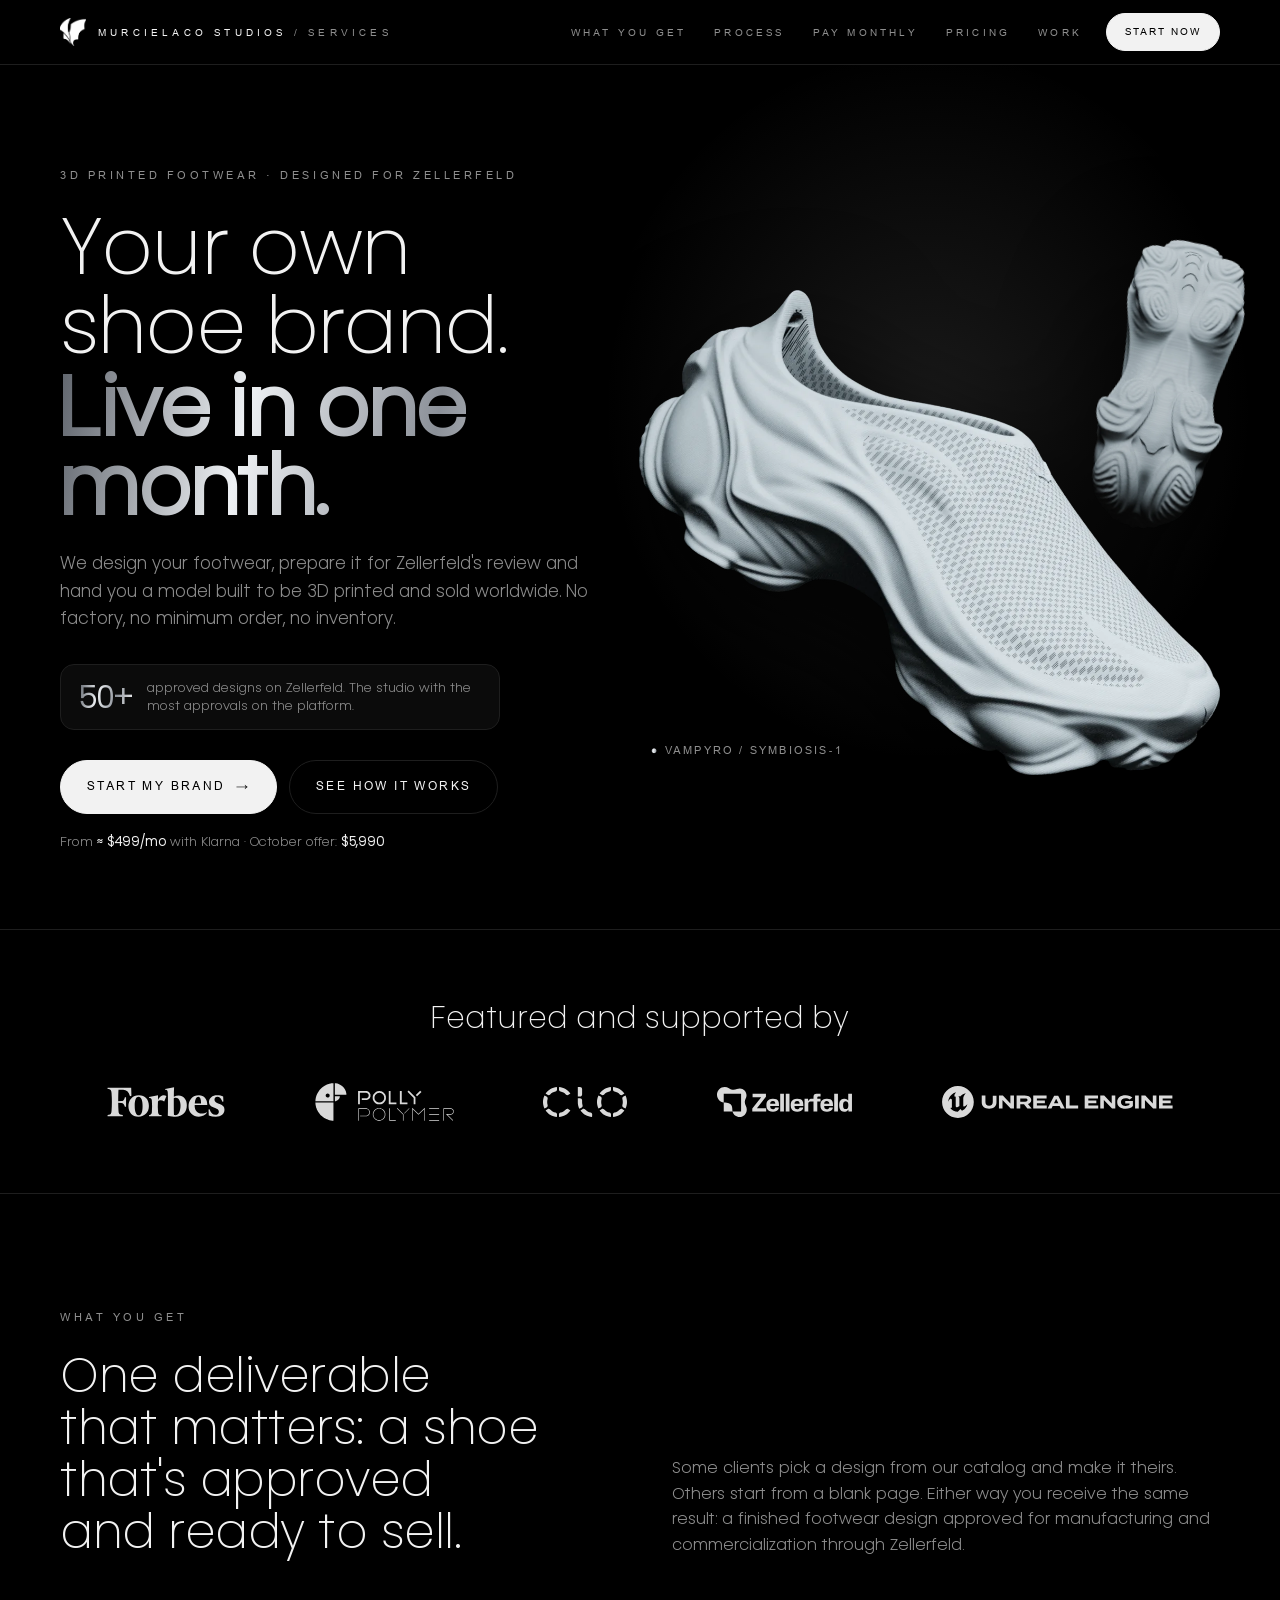
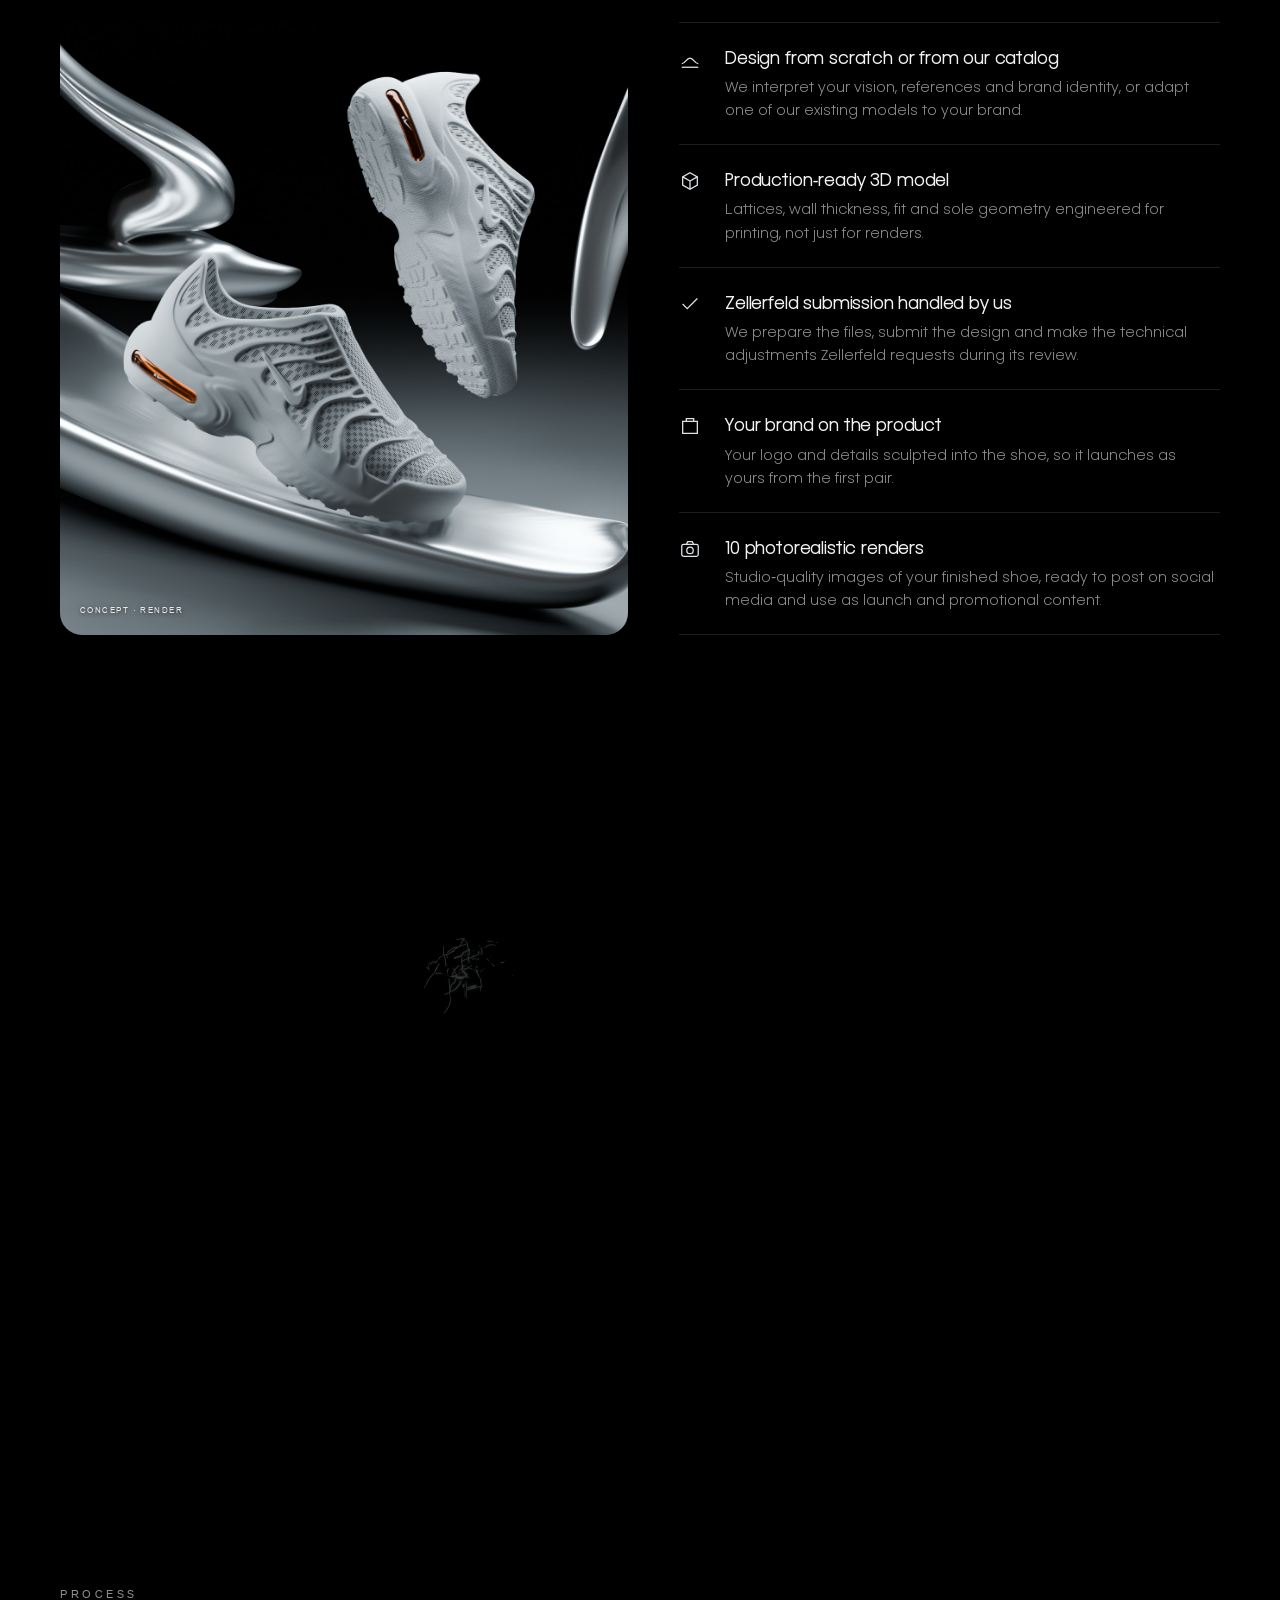
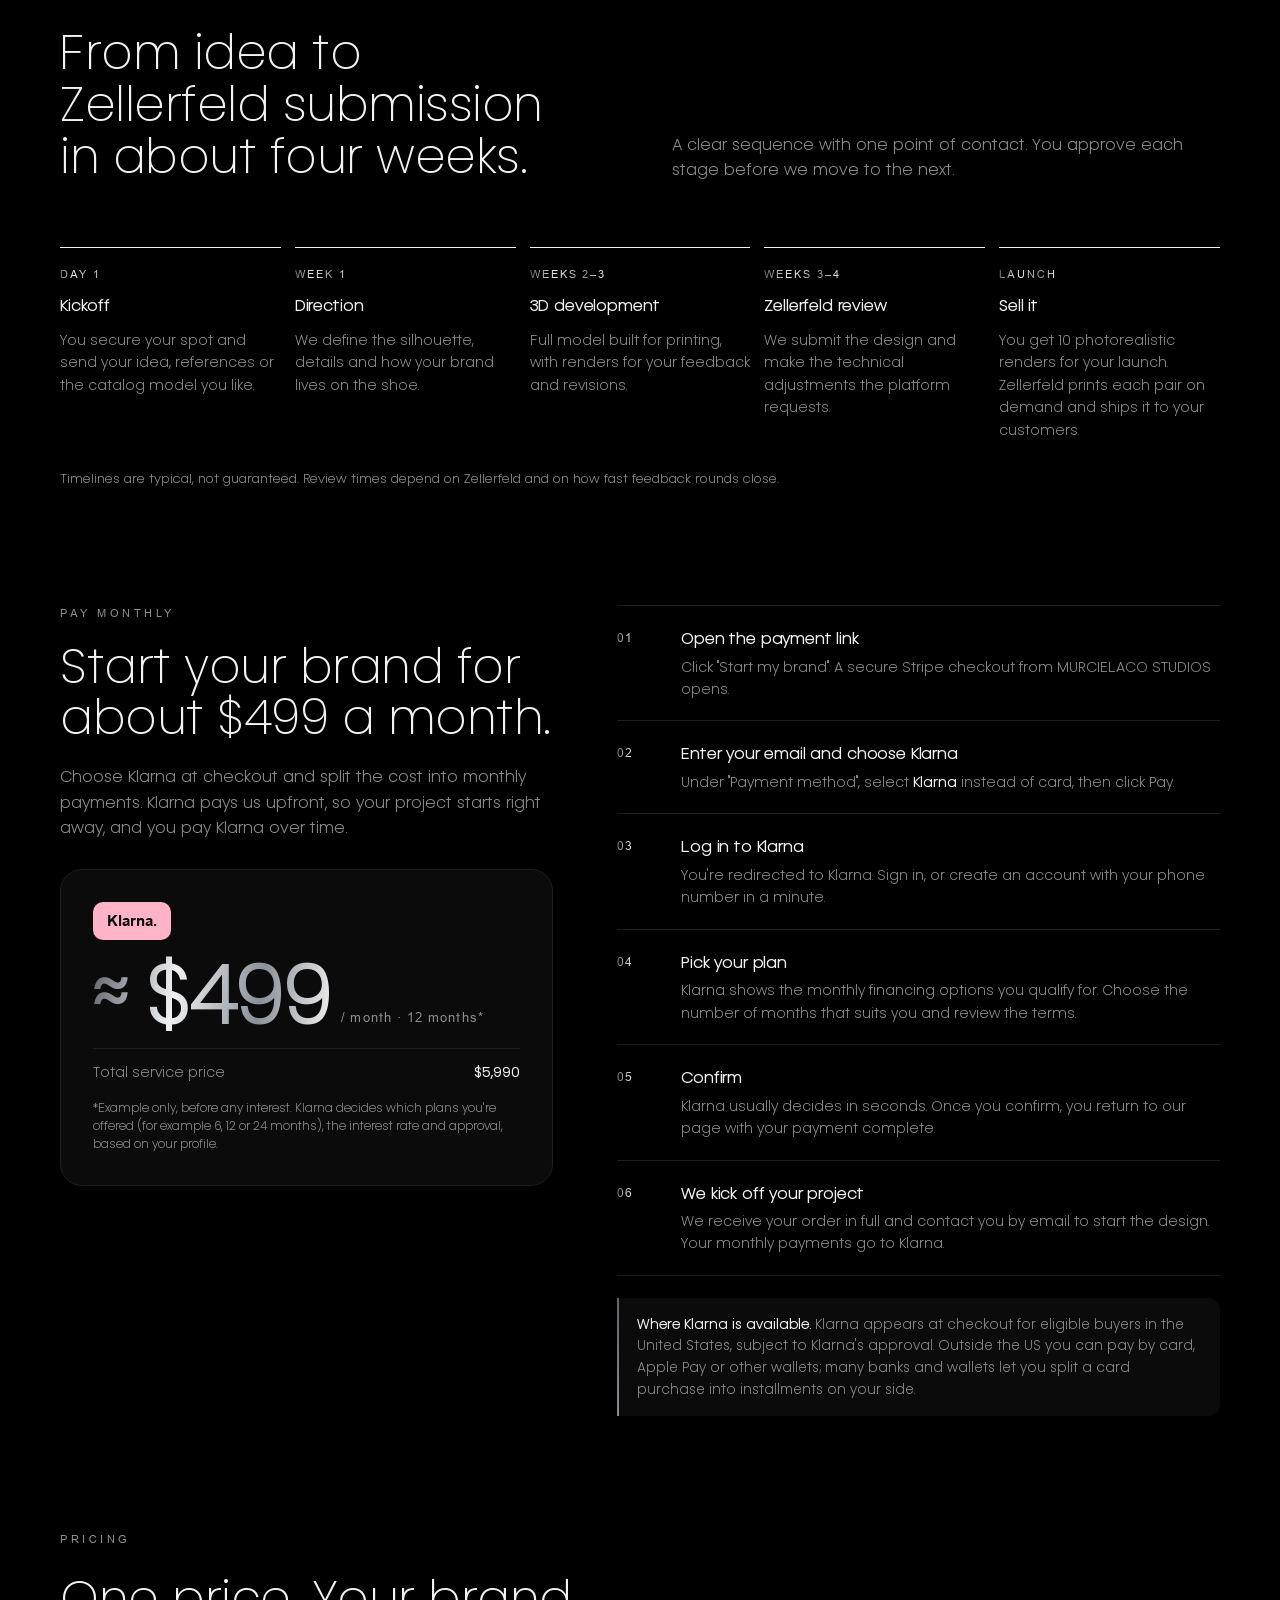
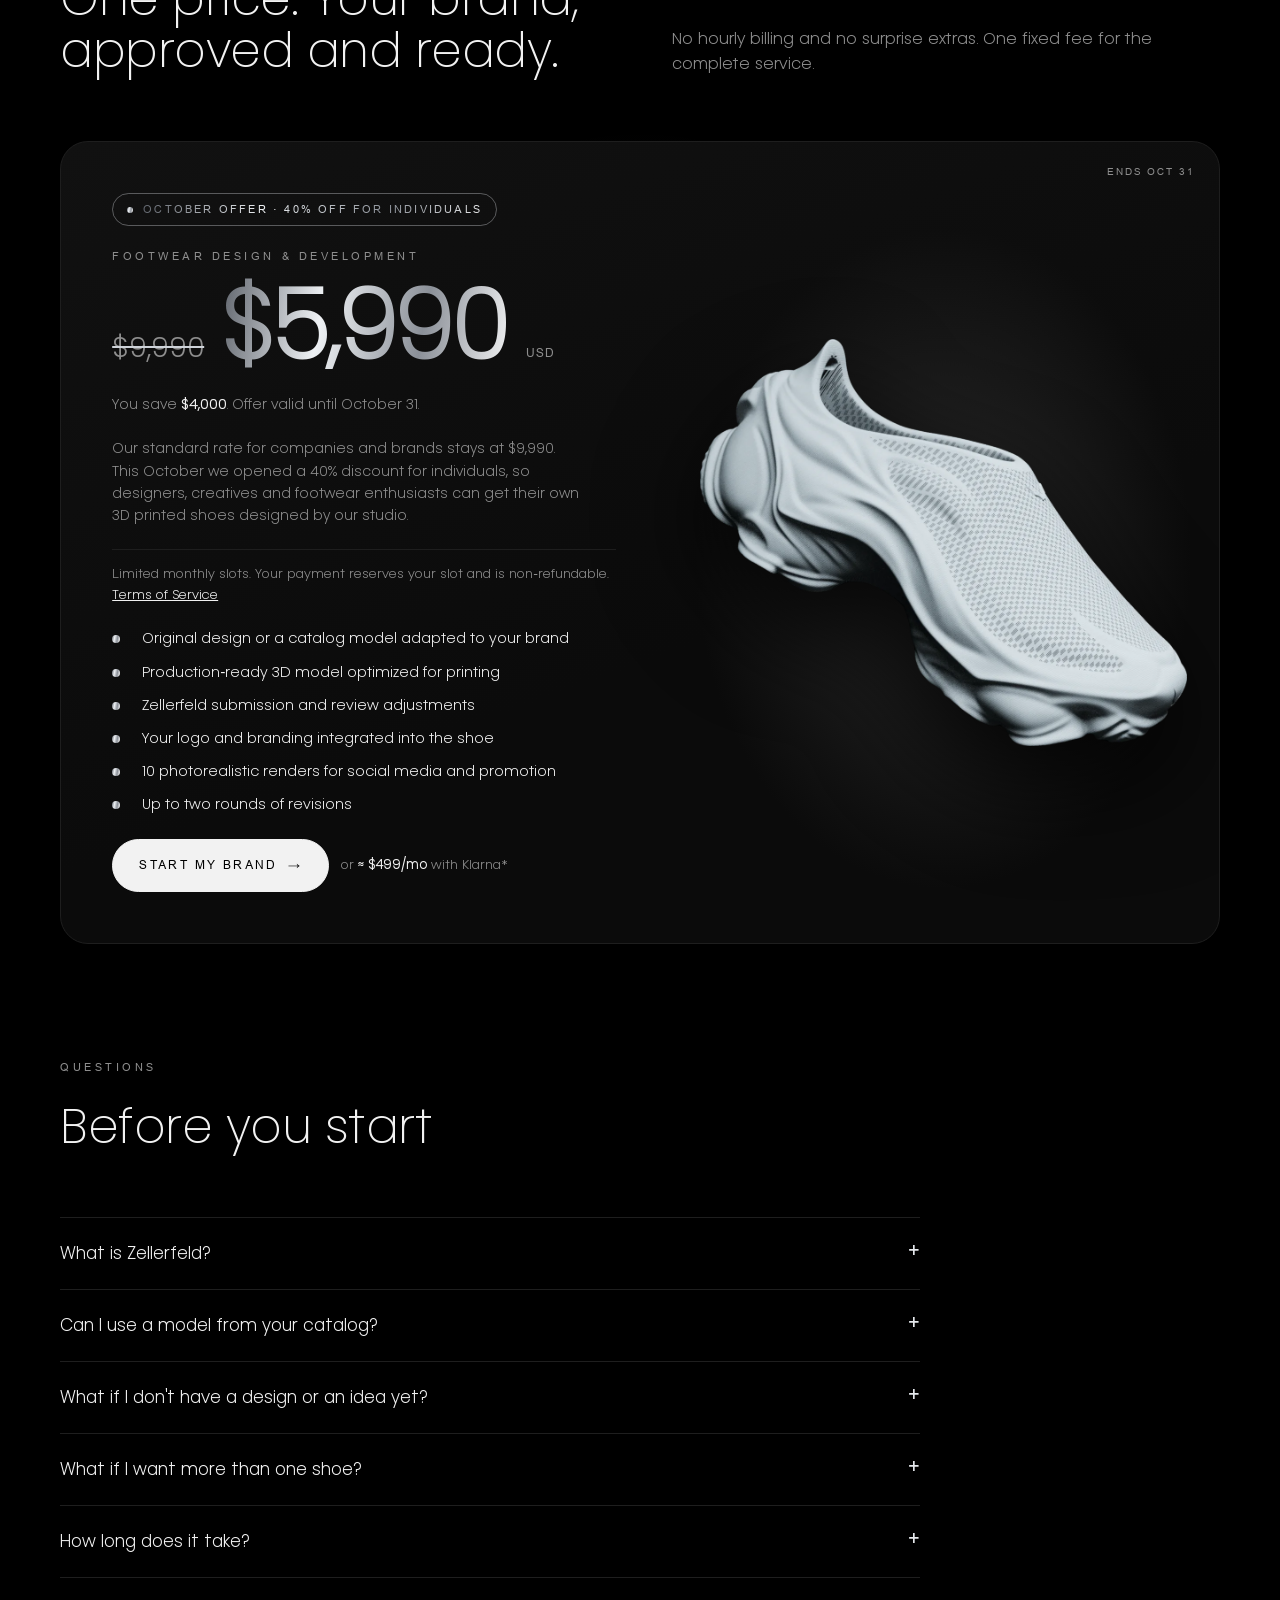
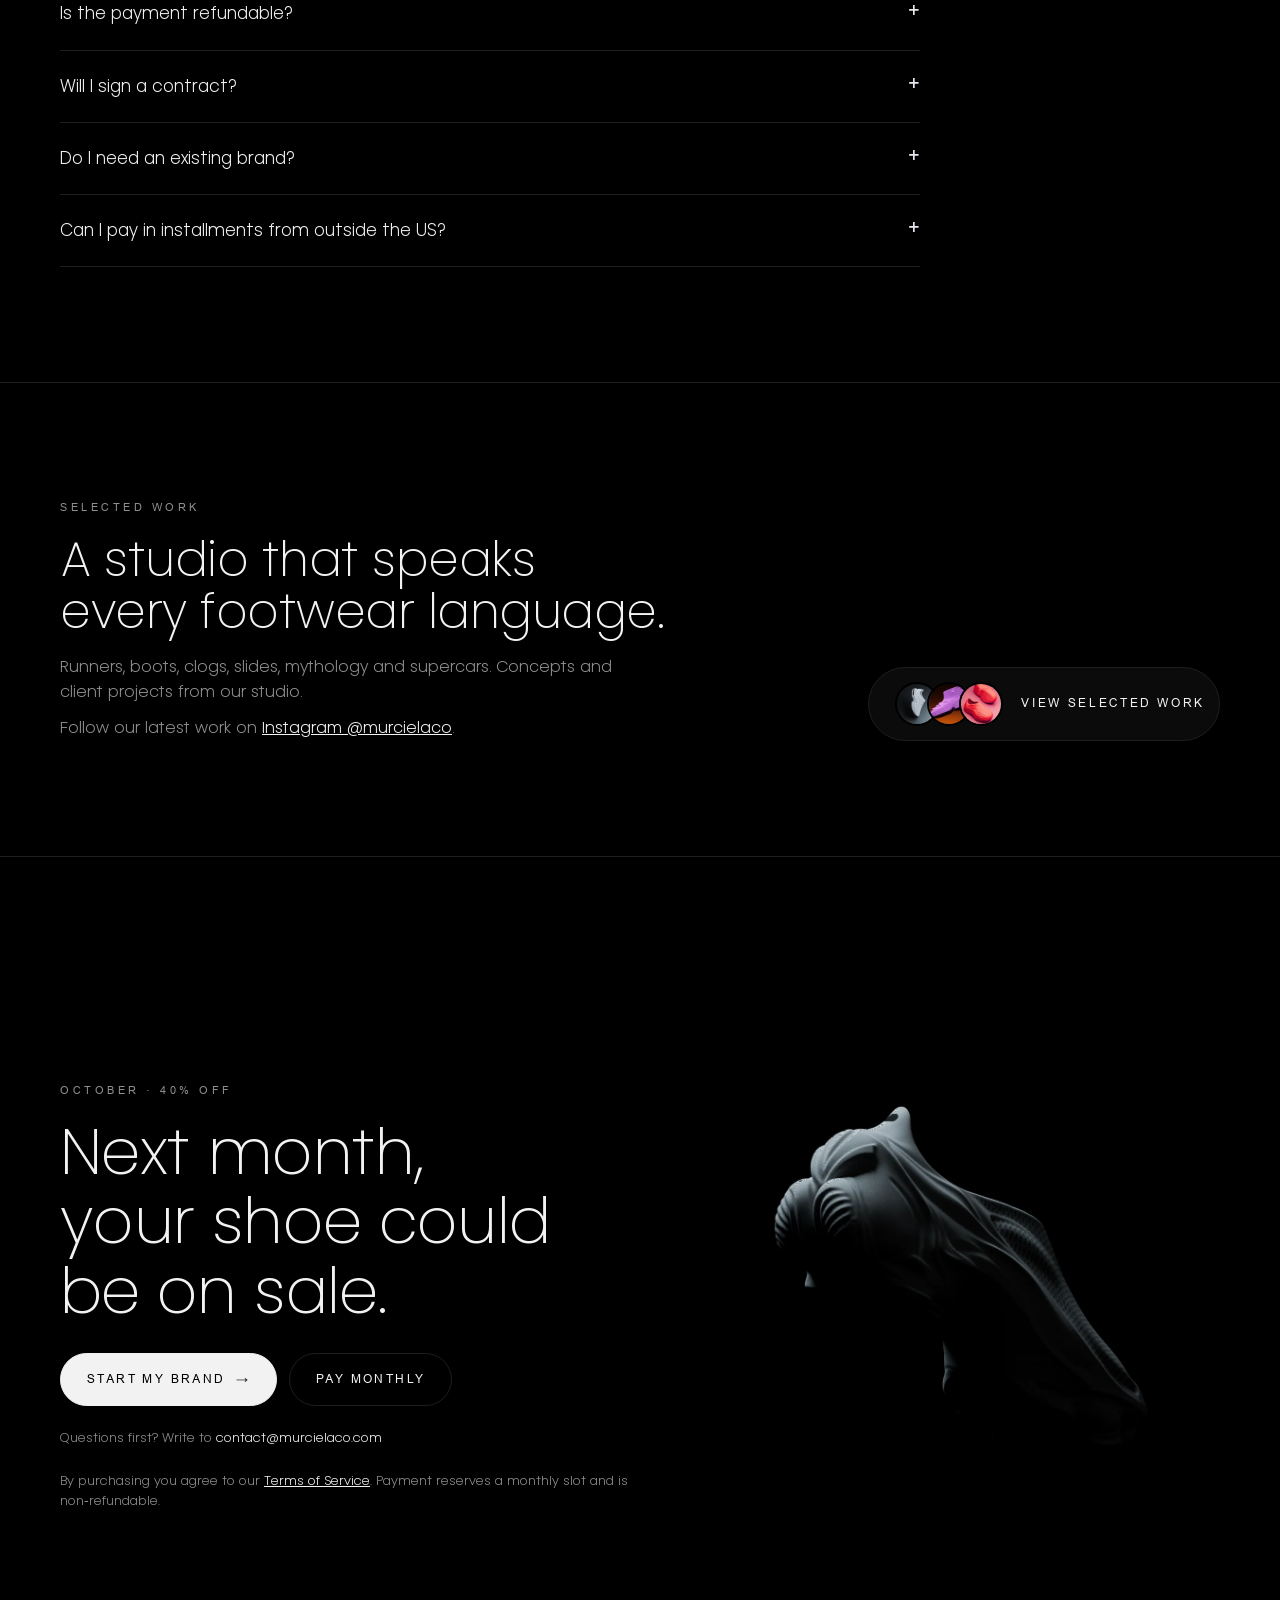
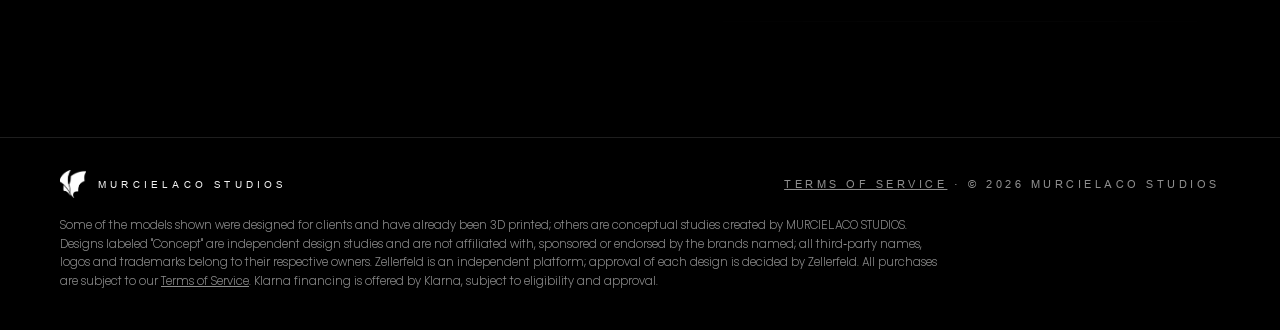
<file: index.html>
<!doctype html>
<html lang="en">
<head>
<meta charset="utf-8">
<meta name="viewport" content="width=device-width, initial-scale=1, viewport-fit=cover">
<title>MURCIELACO STUDIOS | Services</title>
<meta name="description" content="Your own 3D printed footwear brand, approved on Zellerfeld and launch-ready in about one month. Designed by MURCIELACO STUDIOS.">
<link rel="icon" href="assets/logo.png">
<meta property="og:type" content="website">
<meta property="og:site_name" content="MURCIELACO STUDIOS">
<meta property="og:title" content="MURCIELACO STUDIOS | Services">
<meta property="og:description" content="Your own 3D printed footwear brand, approved on Zellerfeld and launch-ready in about one month.">
<meta property="og:url" content="https://studios.murcielaco.com/">
<meta property="og:image" content="https://studios.murcielaco.com/assets/og-image.jpg">
<meta property="og:image:secure_url" content="https://studios.murcielaco.com/assets/og-image.jpg">
<meta property="og:image:type" content="image/jpeg">
<meta property="og:image:width" content="1200">
<meta property="og:image:height" content="630">
<meta property="og:image:alt" content="White 3D printed shoe by MURCIELACO STUDIOS on black">
<meta name="twitter:card" content="summary_large_image">
<meta name="twitter:title" content="MURCIELACO STUDIOS | Services">
<meta name="twitter:description" content="Your own 3D printed footwear brand, approved on Zellerfeld and launch-ready in about one month.">
<meta name="twitter:image" content="https://studios.murcielaco.com/assets/og-image.jpg">
<style>
@font-face{font-family:"Metal Bat";src:url("fonts/metal-bat-thin.woff2") format("woff2");font-weight:200;font-display:swap}
@font-face{font-family:"Metal Bat";src:url("fonts/metal-bat-light.woff2") format("woff2");font-weight:300;font-display:swap}
@font-face{font-family:"Metal Bat";src:url("fonts/metal-bat-regular.woff2") format("woff2");font-weight:400;font-display:swap}
@font-face{font-family:"Metal Bat";src:url("fonts/metal-bat-bold.woff2") format("woff2");font-weight:700;font-display:swap}
@font-face{font-family:"Murcielaco Type";src:url("fonts/murcielaco-type-regular.woff2") format("woff2");font-weight:400;font-display:swap}
@font-face{font-family:"Murcielaco Type";src:url("fonts/murcielaco-type-black.woff2") format("woff2");font-weight:900;font-display:swap}
/* Layout: pure black stage; shoes float in the dark, text keeps to a narrow rail, one liquid-chrome signal for details. */
:root{
  --void:#000000;
  --hall:#0b0b0b;
  --line:#1e1e1e;
  --mist:#8e8e8e;
  --bone:#f2f2f2;
  --signal:#dfe3e8;
  --chrome:linear-gradient(100deg,#5f646c 0%,#eef1f4 12%,#8b9098 24%,#ffffff 36%,#6e737b 48%,#d9dde2 60%,#7d828a 72%,#f6f8fa 84%,#5f646c 100%);
  --display:"Metal Bat","Poppins",system-ui,sans-serif;
  --body:"Metal Bat","Poppins",system-ui,-apple-system,"Segoe UI",sans-serif;
  --util:"Murcielaco Type","Helvetica Neue",Arial,sans-serif;
  --wrap:1240px;
  color-scheme:dark;
}
*{box-sizing:border-box}
[hidden]{display:none!important}
html{scroll-behavior:smooth;background:var(--void)}
body{margin:0;background:var(--void);color:var(--bone);font-family:var(--body);font-weight:300;font-size:16px;line-height:1.6;-webkit-font-smoothing:antialiased;overflow-x:hidden}
img,video{max-width:100%;display:block}
a{color:inherit}
button{font:inherit;color:inherit}
:focus-visible{outline:2px solid var(--signal);outline-offset:3px;border-radius:2px}
.wrap{max-width:var(--wrap);margin-inline:auto;padding-inline:clamp(16px,4vw,40px)}
.eyebrow{font-family:var(--util);font-size:11px;letter-spacing:.32em;text-transform:uppercase;color:var(--mist)}
h1,h2,h3{font-family:var(--display);font-weight:200;letter-spacing:-.01em;text-wrap:balance;margin:0}
h2{font-size:clamp(28px,4vw,48px);line-height:1.08}
p{margin:0}
.lede{color:var(--mist);max-width:56ch}

/* nav */
.nav{position:sticky;top:env(safe-area-inset-top,0px);z-index:20;background:rgba(0,0,0,.82);backdrop-filter:blur(14px);-webkit-backdrop-filter:blur(14px);border-bottom:1px solid var(--line)}
.nav .wrap{display:flex;align-items:center;gap:24px;height:64px}
.brand{display:flex;align-items:center;gap:12px;text-decoration:none}
.brand img{width:26px;height:auto}
.brand span{font-family:var(--util);font-size:10px;letter-spacing:.42em}
.brand em{font-style:normal;color:var(--mist)}
.nav ul{display:flex;align-items:center;gap:28px;list-style:none;margin:0 0 0 auto;padding:0}
.nav ul li{display:flex;align-items:center}
.brand span,.nav ul a{line-height:1;display:block;padding-top:.12em}
.nav ul a{font-family:var(--util);font-size:10px;letter-spacing:.32em;text-transform:uppercase;text-decoration:none;color:var(--mist)}
.nav ul a:hover{color:var(--bone)}
.btn{display:inline-flex;align-items:center;justify-content:center;gap:10px;font-family:var(--util);font-weight:400;font-size:12px;letter-spacing:.2em;text-transform:uppercase;text-decoration:none;padding:16px 26px;border-radius:999px;border:1px solid var(--bone);background:var(--bone);color:var(--void);transition:transform .2s ease,background .2s ease,color .2s ease,border-color .2s ease;white-space:nowrap;cursor:pointer}
.btn:hover{transform:translateY(-1px);background:var(--chrome);background-size:300% 100%;animation:flow 4s linear infinite;border-color:#cfd4da;color:var(--void)}
.btn.ghost{background:transparent;color:var(--bone);border-color:var(--line)}
.btn.ghost:hover{border-color:var(--signal);color:var(--signal);background:transparent}
.btn.sm{padding:10px 18px;font-size:10px}

/* hero */
.hero{position:relative;padding-block:clamp(48px,8vw,110px) clamp(40px,6vw,80px);overflow:hidden}
.hero::before{content:"";position:absolute;inset:-20% -10% auto 35%;height:120%;background:radial-gradient(closest-side,rgba(220,220,220,.12),transparent 70%);pointer-events:none}
.hero .wrap{display:grid;grid-template-columns:minmax(0,1fr) minmax(0,1.1fr);gap:clamp(24px,4vw,64px);align-items:center;position:relative}
.hero h1{font-size:clamp(38px,6.2vw,84px);line-height:1;margin-block:22px 26px}
.hero h1 b{font-weight:700;display:block}
.hero .lede{font-size:17px}
.claim{display:flex;align-items:center;gap:14px;margin-top:32px;padding:14px 18px;border:1px solid var(--line);border-radius:14px;max-width:440px;background:var(--hall)}
.claim strong{font-family:var(--display);font-weight:400;font-size:30px;line-height:1;background:var(--chrome);background-size:300% 100%;-webkit-background-clip:text;background-clip:text;color:transparent;-webkit-text-fill-color:transparent;animation:flow 7s linear infinite}
.claim span{font-size:13px;color:var(--mist);line-height:1.4}
.hero-cta{display:flex;flex-wrap:wrap;gap:12px;margin-top:30px}
.hero-price{margin-top:18px;font-size:13px;color:var(--mist)}
.hero-price b{color:var(--bone);font-weight:400}
.stage{position:relative;aspect-ratio:1/0.86;max-width:100%}
.stage img{position:absolute;filter:drop-shadow(0 40px 60px rgba(0,0,0,.8))}
.stage .main{width:100%;left:0;top:6%;animation:float 7s ease-in-out infinite}
.stage .sole{width:22%;right:-2%;top:-4%;opacity:.9;transform:rotate(14deg);animation:floatSole 6s ease-in-out infinite;animation-delay:-2.5s}
@keyframes floatSole{0%,100%{transform:translateY(0) rotate(14deg)}50%{transform:translateY(-12px) rotate(11deg)}}
.stage .tag{position:absolute;left:2%;bottom:0;font-family:var(--util);font-size:11px;letter-spacing:.2em;color:var(--mist);text-transform:uppercase}
.stage .tag i{font-style:normal;background:var(--chrome);background-size:300% 100%;-webkit-background-clip:text;background-clip:text;color:transparent;-webkit-text-fill-color:transparent;animation:flow 7s linear infinite}
@keyframes float{50%{transform:translateY(-14px)}}

/* featured */
.featured{border-block:1px solid var(--line);padding-block:clamp(40px,6vw,72px)}
.featured-title{text-align:center;margin-bottom:clamp(28px,4vw,48px);font-family:var(--display);font-weight:200;font-size:clamp(22px,2.6vw,30px);letter-spacing:0;color:var(--bone)}
.logos{display:flex;flex-wrap:wrap;justify-content:center;align-items:center;gap:28px clamp(36px,7vw,96px)}
.logos a{display:block;opacity:.85;transition:opacity .2s}
.logos a:hover{opacity:1}
.logos img{height:30px;width:auto}
.logos a.forbes img{height:32px}
.logos a.polly img{height:38px}
.logos a.unreal img{height:34px}

section.block{padding-block:clamp(64px,9vw,128px)}
.head{display:grid;grid-template-columns:minmax(0,1fr) minmax(0,1fr);gap:24px 64px;align-items:end;margin-bottom:clamp(36px,5vw,64px)}
.head .eyebrow{grid-column:1/-1}

/* deliverable */
.deliver{display:grid;grid-template-columns:minmax(0,1.05fr) minmax(0,1fr);gap:clamp(24px,4vw,56px);align-items:stretch}
.deliver figure{margin:0;border-radius:22px;overflow:hidden;position:relative;min-height:420px;background:var(--hall)}
.deliver figure img{width:100%;height:100%;object-fit:cover;position:absolute;inset:0}
.deliver figure img.rot{opacity:0;transition:opacity 1.6s ease}
.deliver figure img.rot.on{opacity:1}
.deliver figure figcaption{position:absolute;left:20px;bottom:20px;font-family:var(--util);font-size:8px;line-height:1;letter-spacing:.18em;text-transform:uppercase;color:rgba(255,255,255,.85);background:none;padding:0;text-shadow:0 1px 4px rgba(0,0,0,.6);z-index:2}
.items{display:grid;border-top:1px solid var(--line);align-content:start}
.item{display:grid;grid-template-columns:28px minmax(0,1fr);gap:18px;padding-block:22px;border-bottom:1px solid var(--line)}
.item svg{width:22px;height:22px;stroke:var(--signal);fill:none;stroke-width:1.4;margin-top:3px}
.item h3{font-family:var(--body);font-weight:400;font-size:17px;margin-bottom:4px}
.item p{color:var(--mist);font-size:14.5px}

/* animation separator */
.liquid{background:var(--void);display:grid;place-items:center;overflow:hidden}
.liquid video{width:min(100%,1400px);aspect-ratio:16/9;object-fit:cover;pointer-events:none}

/* process */
.steps{display:grid;grid-template-columns:repeat(5,minmax(0,1fr));gap:14px}
.step{border-top:1px solid var(--bone);padding-top:18px;display:grid;gap:10px;align-content:start}
.step .wk{font-family:var(--util);font-size:11px;letter-spacing:.18em;text-transform:uppercase;justify-self:start;background:var(--chrome);background-size:300% 100%;-webkit-background-clip:text;background-clip:text;color:transparent;-webkit-text-fill-color:transparent;animation:flow 7s linear infinite}
.step h3{font-family:var(--body);font-weight:400;font-size:16px}
.step p{font-size:14px;color:var(--mist)}
.timeline-note{margin-top:28px;font-size:13px;color:var(--mist)}

/* klarna */
.klarna-grid{display:grid;grid-template-columns:minmax(0,.9fr) minmax(0,1.1fr);gap:clamp(28px,5vw,72px);align-items:start}
.permonth{margin-top:28px;border:1px solid var(--line);border-radius:22px;padding:clamp(22px,3vw,32px);background:var(--hall);display:grid;gap:16px}
.kbadge{justify-self:start;display:inline-flex;align-items:center;background:#ffb3c7;color:#0b0b0b;font-family:var(--util);font-weight:900;font-size:15px;padding:7px 14px;border-radius:10px}
.permonth .big{display:flex;align-items:baseline;gap:10px;flex-wrap:wrap}
.permonth .big strong{font-family:var(--display);font-weight:400;font-size:clamp(48px,7vw,80px);line-height:.95;letter-spacing:-.03em;font-variant-numeric:tabular-nums}
.permonth .big span{font-family:var(--util);color:var(--mist);font-size:13px;letter-spacing:.1em}
.permonth .r{display:flex;justify-content:space-between;gap:12px;font-size:14px;color:var(--mist);font-variant-numeric:tabular-nums;border-top:1px solid var(--line);padding-top:12px}
.permonth .r b{color:var(--bone);font-weight:400}
.permonth p{font-size:12px;color:var(--mist);line-height:1.5}
.ksteps{list-style:none;margin:0;padding:0;display:grid;border-top:1px solid var(--line)}
.ksteps li{display:grid;grid-template-columns:48px minmax(0,1fr);gap:16px;padding-block:20px;border-bottom:1px solid var(--line)}
.ksteps .n{font-family:var(--util);font-size:12px;padding-top:3px;letter-spacing:.1em;align-self:start;background:var(--chrome);background-size:300% 100%;-webkit-background-clip:text;background-clip:text;color:transparent;-webkit-text-fill-color:transparent;animation:flow 7s linear infinite}
.ksteps h3{font-family:var(--body);font-weight:400;font-size:16px;margin-bottom:4px}
.ksteps p{font-size:14px;color:var(--mist)}
.ksteps b{color:var(--bone);font-weight:400}
.note{margin-top:22px;padding:16px 18px;border-left:2px solid;border-image:var(--chrome) 1;background:var(--hall);border-radius:0 12px 12px 0;font-size:13.5px;color:var(--mist)}
.note b{color:var(--bone);font-weight:400}

/* pricing */
.pricing{position:relative;overflow:hidden}
.pricing::before{content:"";position:absolute;left:50%;top:45%;width:900px;height:900px;transform:translate(-50%,-50%);background:radial-gradient(closest-side,rgba(225,230,236,.06),transparent 70%);pointer-events:none}
.price-card{position:relative;display:grid;grid-template-columns:minmax(0,1.1fr) minmax(0,1fr);border:1px solid var(--line);border-radius:28px;background:linear-gradient(160deg,#111,var(--hall) 60%);overflow:hidden}
.price-main{padding:clamp(28px,4vw,56px);display:grid;gap:22px;align-content:start}
.promo{display:inline-flex;align-items:center;gap:10px;font-family:var(--util);font-size:11px;letter-spacing:.2em;text-transform:uppercase;color:#e6e9ed;border:1px solid rgba(225,230,236,.35);border-radius:999px;padding:7px 14px;justify-self:start}
.promo span{background:var(--chrome);background-size:300% 100%;-webkit-background-clip:text;background-clip:text;color:transparent;-webkit-text-fill-color:transparent;animation:flow 7s linear infinite}
.promo i{width:6px;height:6px;border-radius:50%;background:var(--chrome);background-size:300% 100%;animation:pulse 1.8s ease-in-out infinite}
@keyframes pulse{50%{opacity:.25}}
@keyframes flow{to{background-position:-300% 0}}
.metal{background:var(--chrome);background-size:300% 100%;-webkit-background-clip:text;background-clip:text;color:transparent;-webkit-text-fill-color:transparent;animation:flow 7s linear infinite}
.amount{display:flex;flex-wrap:wrap;align-items:baseline;gap:6px 18px}
.amount s{font-family:var(--display);font-size:clamp(20px,2.4vw,28px);color:var(--mist);text-decoration-thickness:2px;text-decoration-color:#cfd4da}
.amount strong{font-family:var(--display);font-weight:400;font-size:clamp(54px,8vw,96px);line-height:.95;letter-spacing:-.03em;font-variant-numeric:tabular-nums}
.amount small{font-family:var(--util);font-size:12px;color:var(--mist);letter-spacing:.1em}
.save{font-size:14px;color:var(--mist)}
.save b{color:var(--bone);font-weight:400}
.why{font-size:14px;color:var(--mist);max-width:52ch}
.slots{font-size:13px;color:var(--mist);border-top:1px solid var(--line);padding-top:14px}
.slots a,.contact a,.faq a{color:var(--bone)}
.incl{list-style:none;margin:0;padding:0;display:grid;gap:10px}
.incl li{display:grid;grid-template-columns:18px minmax(0,1fr);gap:12px;font-size:14.5px}
.incl li::before{content:"";width:8px;height:8px;margin-top:8px;border-radius:50%;background:var(--chrome);background-size:300% 100%}
.pay-row{display:flex;flex-wrap:wrap;gap:12px;align-items:center}
.monthly{font-size:13px;color:var(--mist)}
.monthly b{color:var(--bone);font-weight:400}
.price-art{position:relative;background:radial-gradient(60% 55% at 50% 52%,#2a2a2a,transparent 75%);display:grid;place-items:center;padding:32px;min-height:320px}
.price-art img{width:100%;filter:drop-shadow(0 40px 50px rgba(0,0,0,.8))}
.ends{position:absolute;top:22px;right:24px;font-family:var(--util);font-size:10px;letter-spacing:.2em;color:var(--mist);text-transform:uppercase}

/* faq */
.faq{display:grid;border-top:1px solid var(--line);max-width:860px}
.faq details{border-bottom:1px solid var(--line)}
.faq summary{list-style:none;cursor:pointer;display:flex;justify-content:space-between;gap:18px;padding-block:22px;font-weight:300;font-size:17px}
.faq summary::-webkit-details-marker{display:none}
.faq summary::after{content:"+";font-family:var(--util);color:#e6e9ed;font-size:20px;line-height:1;transition:transform .25s}
.faq details[open] summary::after{transform:rotate(45deg)}
.faq details p{padding-bottom:22px;color:var(--mist);font-size:15px;max-width:68ch}

/* selected work */
.work{border-top:1px solid var(--line)}
.work .wrap{display:grid;grid-template-columns:minmax(0,1fr) auto;gap:24px 48px;align-items:end}
.work .lede{margin-top:16px}
.work-btn{display:flex;align-items:center;gap:18px;padding:14px 14px 14px 26px;border:1px solid var(--line);border-radius:999px;background:var(--hall);cursor:pointer;transition:border-color .2s}
.work-btn:hover{border-color:var(--signal)}
.work-btn span{font-family:var(--util);font-size:12px;letter-spacing:.22em;text-transform:uppercase}
.work-btn .thumbs{display:flex}
.work-btn .thumbs img{width:44px;height:44px;border-radius:50%;object-fit:cover;border:2px solid var(--void);margin-left:-12px}
.work-btn .thumbs img:first-child{margin-left:0}


/* checkout consent */
.consent{position:fixed;inset:0;z-index:60;display:grid;place-items:center;background:rgba(0,0,0,.82);backdrop-filter:blur(8px);-webkit-backdrop-filter:blur(8px);padding:16px}
.consent-card{width:min(100%,520px);border:1px solid var(--line);border-radius:24px;background:var(--hall);padding:clamp(22px,4vw,34px);display:grid;gap:18px}
.consent-card h2{font-size:clamp(24px,3vw,30px)}
.consent-card .sum{display:flex;justify-content:space-between;align-items:baseline;gap:12px;border-block:1px solid var(--line);padding-block:14px;font-size:14px;color:var(--mist)}
.consent-card .sum b{font-family:var(--display);font-weight:400;font-size:24px;color:var(--bone)}
.check{display:grid;grid-template-columns:22px minmax(0,1fr);gap:12px;align-items:start;font-size:14.5px;color:#cfcfcf;cursor:pointer}
.check input{appearance:none;-webkit-appearance:none;width:20px;height:20px;margin:2px 0 0;border:1px solid #6a6a6a;border-radius:5px;background:transparent;cursor:pointer;display:grid;place-items:center}
.check input:checked{background:var(--chrome);background-size:300% 100%;border-color:#cfd4da}
.check input:checked::after{content:"";width:5px;height:10px;border:solid #000;border-width:0 2px 2px 0;transform:rotate(45deg) translate(-1px,-1px)}
.check a{color:var(--bone)}
.consent-actions{display:flex;flex-wrap:wrap;gap:10px;align-items:center}
.consent-actions .btn[aria-disabled="true"]{opacity:.35;pointer-events:none}
.consent-actions .cancel{background:none;border:0;color:var(--mist);font-family:var(--util);font-size:11px;letter-spacing:.22em;text-transform:uppercase;cursor:pointer;padding:12px}
.consent-actions .cancel:hover{color:var(--bone)}
.consent-note{font-size:12px;color:var(--mist)}
/* gallery overlay */
.gal{position:fixed;inset:0;z-index:50;background:var(--void);display:grid;grid-template-rows:auto minmax(0,1fr) auto;padding:calc(env(safe-area-inset-top,0px) + 16px) clamp(16px,4vw,40px) calc(env(safe-area-inset-bottom,0px) + 20px)}
.gal-top{display:flex;justify-content:space-between;align-items:center;gap:16px}
.gal-close{width:44px;height:44px;border-radius:50%;border:1px solid var(--line);background:transparent;cursor:pointer;font-size:20px;line-height:1}
.gal-close:hover{border-color:var(--signal);color:var(--signal)}
.track{display:flex;overflow:hidden;margin-block:16px;gap:0;touch-action:pan-y}
.track::-webkit-scrollbar{display:none}
.slide{flex:0 0 100%;margin:0;transform:translateX(var(--x,0px));transition:transform .45s cubic-bezier(.2,.7,.2,1);display:grid;grid-template-rows:minmax(0,1fr) auto;gap:16px;min-width:0;padding-inline:4px}
.slide a.ig{display:block;min-height:0;height:100%}
.igbox{position:relative;min-height:0;height:100%}
.igbox .igm{position:absolute;inset:0;width:100%;height:100%;object-fit:contain;opacity:0;transition:opacity .45s ease;pointer-events:none}
.igbox .igm.on{opacity:1;pointer-events:auto}
.igp,.ign{position:absolute;top:50%;transform:translateY(-50%);width:42px;height:42px;border-radius:50%;border:1px solid rgba(255,255,255,.25);background:rgba(0,0,0,.55);color:#fff;font-size:24px;line-height:1;cursor:pointer;z-index:2}
.igp{left:8px}.ign{right:8px}
.igp:hover,.ign:hover{border-color:#fff}
.igd{position:absolute;left:0;right:0;bottom:10px;display:flex;justify-content:center;gap:6px;z-index:2}
.igd i{width:6px;height:6px;border-radius:50%;background:rgba(255,255,255,.35)}
.igd i.on{background:#fff}
.slide .cap a{font-family:var(--util);font-size:11px;letter-spacing:.22em;text-transform:uppercase;color:var(--bone)}
.slide img{width:100%;height:100%;object-fit:contain;min-height:0}
.slide .cap{display:flex;flex-wrap:wrap;justify-content:center;align-items:baseline;gap:6px 14px;text-align:center}
.slide .cap b{font-family:var(--display);font-weight:300;font-size:clamp(18px,2.4vw,26px)}
.slide .cap span{font-family:var(--util);font-size:11px;letter-spacing:.22em;text-transform:uppercase;background:var(--chrome);background-size:300% 100%;-webkit-background-clip:text;background-clip:text;color:transparent;-webkit-text-fill-color:transparent;animation:flow 7s linear infinite}
.slide.ig-embed{display:flex;align-items:center;justify-content:center}
.igwrap{position:relative;overflow:hidden;border-radius:12px;background:#0b0b0b;max-width:100%}
.igwrap iframe{position:absolute;left:-1px;display:block;border:0;background:#0b0b0b;color-scheme:light}
.gal-nav{display:flex;justify-content:center;align-items:center;gap:20px}
.gal-nav button{width:52px;height:52px;border-radius:50%;border:1px solid var(--line);background:transparent;cursor:pointer;font-family:var(--util);font-size:18px}
.gal-nav button:hover{border-color:var(--signal);color:var(--signal)}
.count{font-family:var(--util);font-size:12px;letter-spacing:.2em;color:var(--mist);min-width:70px;text-align:center;font-variant-numeric:tabular-nums}

/* final */
.final{position:relative;overflow:hidden;border-top:1px solid var(--line)}
.final .wrap{display:grid;grid-template-columns:minmax(0,1fr) minmax(0,.9fr);gap:32px;align-items:center;padding-block:clamp(64px,9vw,120px)}
.final h2{font-size:clamp(34px,5vw,64px)}
.final img{width:100%;max-width:520px;justify-self:end;-webkit-mask-image:radial-gradient(70% 70% at 50% 50%,#000 60%,transparent 100%);mask-image:radial-gradient(70% 70% at 50% 50%,#000 60%,transparent 100%)}
.final .hero-cta{margin-top:28px}
.contact{margin-top:22px;font-size:13px;color:var(--mist)}
.contact span{color:var(--bone);user-select:all}

footer{border-top:1px solid var(--line);padding-block:32px 40px}
footer .wrap{display:grid;gap:18px}
footer .top{display:flex;flex-wrap:wrap;justify-content:space-between;gap:16px;align-items:center}
.disclaimer{font-size:11.5px;line-height:1.6;color:var(--mist);max-width:110ch}

@media (prefers-reduced-motion:no-preference){
  .hero .copy > *{animation:rise .9s cubic-bezier(.2,.7,.2,1) both}
  .hero .copy > *:nth-child(2){animation-delay:.08s}
  .hero .copy > *:nth-child(3){animation-delay:.16s}
  .hero .copy > *:nth-child(4){animation-delay:.24s}
  .hero .copy > *:nth-child(5){animation-delay:.32s}
  @keyframes rise{from{transform:translateY(16px)}}
}
@media (prefers-reduced-motion:reduce){*{animation:none!important;transition:none!important}.slide{transition:none!important}}

@media (max-width:980px){
  .nav ul{display:none}
  .nav .btn{margin-left:auto}
  .hero .wrap,.deliver,.price-card,.klarna-grid,.final .wrap,.head,.work .wrap{grid-template-columns:minmax(0,1fr)}
  .stage{order:-1;max-width:640px;margin-inline:auto;width:100%}
  .steps{grid-template-columns:repeat(2,minmax(0,1fr));gap:28px 16px}
  .final img{justify-self:center}
  .work-btn{justify-self:start}
}
@media (max-width:520px){
  .steps{grid-template-columns:minmax(0,1fr)}
  .brand span{letter-spacing:.24em}
  .brand em{display:none}
  .nav .btn{padding:9px 14px}
  .btn{padding:15px 20px}
  .hero-cta .btn{flex:1 1 100%}
  .logos{gap:22px 30px}
  .logos img{height:17px}
  .logos a.forbes img{height:19px}
  .logos a.polly img{height:22px}
  .logos a.unreal img{height:21px}
  .stage .sole{right:8%;top:-13%;width:19%}
  .stage{margin-top:28px}
}
</style>
</head>
<body>

<header class="nav">
  <div class="wrap">
    <a class="brand" href="https://www.murcielaco.com" aria-label="MURCIELACO STUDIOS home">
      <img src="assets/logo.png" alt="">
      <span>MURCIELACO STUDIOS <em>/ SERVICES</em></span>
    </a>
    <ul>
      <li><a href="#included">What you get</a></li>
      <li><a href="#process">Process</a></li>
      <li><a href="#klarna">Pay monthly</a></li>
      <li><a href="#pricing">Pricing</a></li>
      <li><a href="#work">Work</a></li>
    </ul>
    <a class="btn sm" href="#checkout" data-buy>Start now</a>
  </div>
</header>

<main>
<section class="hero">
  <div class="wrap">
    <div class="copy">
      <p class="eyebrow">3D printed footwear · Designed for Zellerfeld</p>
      <h1>Your own shoe brand. <b class="metal">Live in one month.</b></h1>
      <p class="lede">We design your footwear, prepare it for Zellerfeld's review and hand you a model built to be 3D printed and sold worldwide. No factory, no minimum order, no inventory.</p>
      <div class="claim"><strong>50+</strong><span>approved designs on Zellerfeld. The studio with the most approvals on the platform.</span></div>
      <div>
        <div class="hero-cta">
          <a class="btn" href="#checkout" data-buy>Start my brand <span aria-hidden="true">→</span></a>
          <a class="btn ghost" href="#process">See how it works</a>
        </div>
        <p class="hero-price">From <b>≈ $499/mo</b> with Klarna · October offer: <b>$5,990</b></p>
      </div>
    </div>
    <div class="stage" aria-hidden="true">
      <img class="sole" src="assets/symbiosis-sole.webp" alt="">
      <img class="main" src="assets/hero-vampyro-white.webp" alt="">
      <p class="tag"><i>●</i> VAMPYRO / Symbiosis‑1</p>
    </div>
  </div>
</section>

<section class="featured" aria-label="Featured and supported by">
  <div class="wrap">
    <h2 class="featured-title">Featured and supported by</h2>
    <div class="logos">
      <a class="forbes" href="https://www.forbes.com/sites/alainhunkins/2025/05/21/redefining-leadership-for-the-future-of-work/?ctpv=searchpage" target="_blank" rel="noopener"><img src="assets/logo-forbes.svg" alt="Forbes"></a>
      <a class="polly" href="https://www.pollypolymer.com/" target="_blank" rel="noopener"><img src="assets/logo-polly.svg" alt="Polly Polymer"></a>
      <a href="https://clo3d.com/" target="_blank" rel="noopener"><img src="assets/logo-clo.svg" alt="CLO"></a>
      <a href="https://help.zellerfeld.com/hc/en-us/articles/43458161334673-Get-help-from-Verified-Creators" target="_blank" rel="noopener"><img src="assets/logo-zellerfeld.svg" alt="Zellerfeld"></a>
      <a class="unreal" href="https://www.unrealengine.com/" target="_blank" rel="noopener"><img src="assets/logo-unreal.svg" alt="Unreal Engine"></a>
    </div>
  </div>
</section>

<section class="block" id="included">
  <div class="wrap">
    <div class="head">
      <p class="eyebrow">What you get</p>
      <h2>One deliverable that matters: a shoe that's approved and ready to sell.</h2>
      <p class="lede">Some clients pick a design from our catalog and make it theirs. Others start from a blank page. Either way you receive the same result: a finished footwear design approved for manufacturing and commercialization through Zellerfeld.</p>
    </div>
    <div class="deliver">
      <figure>
        <img class="rot on" src="assets/r01.jpg" alt="White 3D printed sneakers floating over liquid chrome">
        <img class="rot" src="assets/r02.jpg" alt="MURCIELACO STUDIOS footwear render" loading="lazy">
        <img class="rot" src="assets/r03.jpg" alt="MURCIELACO STUDIOS footwear render" loading="lazy">
        <img class="rot" src="assets/r04.jpg" alt="MURCIELACO STUDIOS footwear render" loading="lazy">
        <img class="rot" src="assets/r05.jpg" alt="MURCIELACO STUDIOS footwear render" loading="lazy">
        <img class="rot" src="assets/r06.jpg" alt="MURCIELACO STUDIOS footwear render" loading="lazy">
        <img class="rot" src="assets/r07.jpg" alt="MURCIELACO STUDIOS footwear render" loading="lazy">
        <img class="rot" src="assets/r08.jpg" alt="MURCIELACO STUDIOS footwear render" loading="lazy">
        <img class="rot" src="assets/r09.jpg" alt="MURCIELACO STUDIOS footwear render" loading="lazy">
        <img class="rot" src="assets/r10.jpg" alt="MURCIELACO STUDIOS footwear render" loading="lazy">
        <img class="rot" src="assets/r11.jpg" alt="MURCIELACO STUDIOS footwear render" loading="lazy">
        <img class="rot" src="assets/r12.jpg" alt="MURCIELACO STUDIOS footwear render" loading="lazy">
        <img class="rot" src="assets/r13.jpg" alt="MURCIELACO STUDIOS footwear render" loading="lazy">
        <img class="rot" src="assets/r14.jpg" alt="MURCIELACO STUDIOS footwear render" loading="lazy">
        <img class="rot" src="assets/r15.jpg" alt="MURCIELACO STUDIOS footwear render" loading="lazy">
        <img class="rot" src="assets/r16.jpg" alt="MURCIELACO STUDIOS footwear render" loading="lazy">
        <img class="rot" src="assets/r17.jpg" alt="MURCIELACO STUDIOS footwear render" loading="lazy">
        <img class="rot" src="assets/r18.jpg" alt="MURCIELACO STUDIOS footwear render" loading="lazy">
        <img class="rot" src="assets/r19.jpg" alt="MURCIELACO STUDIOS footwear render" loading="lazy">
        <img class="rot" src="assets/r20.jpg" alt="MURCIELACO STUDIOS footwear render" loading="lazy">
        <figcaption>Concept · render</figcaption>
      </figure>
      <div class="items">
        <div class="item">
          <svg viewBox="0 0 24 24" aria-hidden="true"><path d="M3 17c4 0 5-6 9-6s5 6 9 6"/><path d="M3 21h18"/></svg>
          <div><h3>Design from scratch or from our catalog</h3><p>We interpret your vision, references and brand identity, or adapt one of our existing models to your brand.</p></div>
        </div>
        <div class="item">
          <svg viewBox="0 0 24 24" aria-hidden="true"><path d="M12 3l8 4.5v9L12 21l-8-4.5v-9z"/><path d="M12 12l8-4.5M12 12v9M12 12L4 7.5"/></svg>
          <div><h3>Production‑ready 3D model</h3><p>Lattices, wall thickness, fit and sole geometry engineered for printing, not just for renders.</p></div>
        </div>
        <div class="item">
          <svg viewBox="0 0 24 24" aria-hidden="true"><path d="M20 6L9 17l-5-5"/></svg>
          <div><h3>Zellerfeld submission handled by us</h3><p>We prepare the files, submit the design and make the technical adjustments Zellerfeld requests during its review.</p></div>
        </div>
        <div class="item">
          <svg viewBox="0 0 24 24" aria-hidden="true"><path d="M4 7h16v13H4z"/><path d="M8 7V4h8v3"/></svg>
          <div><h3>Your brand on the product</h3><p>Your logo and details sculpted into the shoe, so it launches as yours from the first pair.</p></div>
        </div>
        <div class="item">
          <svg viewBox="0 0 24 24" aria-hidden="true"><rect x="3" y="7" width="18" height="13" rx="2"/><circle cx="12" cy="13.5" r="3.5"/><path d="M8 7l1.5-3h5L16 7"/></svg>
          <div><h3>10 photorealistic renders</h3><p>Studio‑quality images of your finished shoe, ready to post on social media and use as launch and promotional content.</p></div>
        </div>
      </div>
    </div>
  </div>
</section>

<div class="liquid" aria-hidden="true">
  <video autoplay muted loop playsinline preload="metadata" poster="assets/symbiosis-liquid-poster.jpg">
    <source src="assets/symbiosis-liquid-av1.mp4" type='video/mp4; codecs="av01.0.12M.10"'>
    <source src="assets/symbiosis-liquid-hevc.mp4" type='video/mp4; codecs="hvc1"'>
    <source src="assets/symbiosis-liquid.mp4" type="video/mp4">
  </video>
</div>

<section class="block" id="process">
  <div class="wrap">
    <div class="head">
      <p class="eyebrow">Process</p>
      <h2>From idea to Zellerfeld submission in about four weeks.</h2>
      <p class="lede">A clear sequence with one point of contact. You approve each stage before we move to the next.</p>
    </div>
    <div class="steps">
      <div class="step"><span class="wk">Day 1</span><h3>Kickoff</h3><p>You secure your spot and send your idea, references or the catalog model you like.</p></div>
      <div class="step"><span class="wk">Week 1</span><h3>Direction</h3><p>We define the silhouette, details and how your brand lives on the shoe.</p></div>
      <div class="step"><span class="wk">Weeks 2–3</span><h3>3D development</h3><p>Full model built for printing, with renders for your feedback and revisions.</p></div>
      <div class="step"><span class="wk">Weeks 3–4</span><h3>Zellerfeld review</h3><p>We submit the design and make the technical adjustments the platform requests.</p></div>
      <div class="step"><span class="wk">Launch</span><h3>Sell it</h3><p>You get 10 photorealistic renders for your launch. Zellerfeld prints each pair on demand and ships it to your customers.</p></div>
    </div>
    <p class="timeline-note">Timelines are typical, not guaranteed. Review times depend on Zellerfeld and on how fast feedback rounds close.</p>
  </div>
</section>

<section class="block" id="klarna" style="padding-top:0">
  <div class="wrap klarna-grid">
    <div>
      <p class="eyebrow">Pay monthly</p>
      <h2 style="margin-block:18px 20px">Start your brand for about $499 a month.</h2>
      <p class="lede">Choose Klarna at checkout and split the cost into monthly payments. Klarna pays us upfront, so your project starts right away, and you pay Klarna over time.</p>
      <div class="permonth">
        <span class="kbadge">Klarna.</span>
        <div class="big"><strong class="metal">≈ $499</strong><span>/ month · 12 months*</span></div>
        <div class="r"><span>Total service price</span><b>$5,990</b></div>
        <p>*Example only, before any interest. Klarna decides which plans you're offered (for example 6, 12 or 24 months), the interest rate and approval, based on your profile.</p>
      </div>
    </div>
    <div>
      <ol class="ksteps">
        <li><span class="n">01</span><div><h3>Open the payment link</h3><p>Click "Start my brand". A secure Stripe checkout from MURCIELACO STUDIOS opens.</p></div></li>
        <li><span class="n">02</span><div><h3>Enter your email and choose Klarna</h3><p>Under "Payment method", select <b>Klarna</b> instead of card, then click Pay.</p></div></li>
        <li><span class="n">03</span><div><h3>Log in to Klarna</h3><p>You're redirected to Klarna. Sign in, or create an account with your phone number in a minute.</p></div></li>
        <li><span class="n">04</span><div><h3>Pick your plan</h3><p>Klarna shows the monthly financing options you qualify for. Choose the number of months that suits you and review the terms.</p></div></li>
        <li><span class="n">05</span><div><h3>Confirm</h3><p>Klarna usually decides in seconds. Once you confirm, you return to our page with your payment complete.</p></div></li>
        <li><span class="n">06</span><div><h3>We kick off your project</h3><p>We receive your order in full and contact you by email to start the design. Your monthly payments go to Klarna.</p></div></li>
      </ol>
      <div class="note"><b>Where Klarna is available.</b> Klarna appears at checkout for eligible buyers in the United States, subject to Klarna's approval. Outside the US you can pay by card, Apple Pay or other wallets; many banks and wallets let you split a card purchase into installments on your side.</div>
    </div>
  </div>
</section>

<section class="block pricing" id="pricing" style="padding-top:0">
  <div class="wrap">
    <div class="head">
      <p class="eyebrow">Pricing</p>
      <h2>One price. Your brand, approved and ready.</h2>
      <p class="lede">No hourly billing and no surprise extras. One fixed fee for the complete service.</p>
    </div>
    <div class="price-card">
      <div class="price-main">
        <span class="promo"><i></i><span>October offer · 40% off for individuals</span></span>
        <div>
          <p class="eyebrow" style="margin-bottom:12px">Footwear Design &amp; Development</p>
          <div class="amount">
            <s>$9,990</s>
            <strong class="metal">$5,990</strong>
            <small>USD</small>
          </div>
        </div>
        <p class="save">You save <b>$4,000</b>. Offer valid until October 31.</p>
        <p class="why">Our standard rate for companies and brands stays at $9,990. This October we opened a 40% discount for individuals, so designers, creatives and footwear enthusiasts can get their own 3D printed shoes designed by our studio.</p>
        <p class="slots">Limited monthly slots. Your payment reserves your slot and is non‑refundable. <a href="terms.html">Terms of Service</a></p>
        <ul class="incl">
          <li>Original design or a catalog model adapted to your brand</li>
          <li>Production‑ready 3D model optimized for printing</li>
          <li>Zellerfeld submission and review adjustments</li>
          <li>Your logo and branding integrated into the shoe</li>
          <li>10 photorealistic renders for social media and promotion</li>
          <li>Up to two rounds of revisions</li>
        </ul>
        <div class="pay-row">
          <a class="btn" href="#checkout" data-buy>Start my brand <span aria-hidden="true">→</span></a>
          <p class="monthly">or <b>≈ $499/mo</b> with Klarna*</p>
        </div>
      </div>
      <div class="price-art">
        <span class="ends">Ends Oct 31</span>
        <img src="assets/hero-vampyro-white.webp" alt="White VAMPYRO Symbiosis-1 shoe" loading="lazy">
      </div>
    </div>
  </div>
</section>

<section class="block" id="faq" style="padding-top:0">
  <div class="wrap">
    <div class="head">
      <p class="eyebrow">Questions</p>
      <h2>Before you start</h2>
    </div>
    <div class="faq">
      <details><summary>What is Zellerfeld?</summary><p>Zellerfeld is a platform that 3D prints footwear on demand. Once your design is approved, each pair is printed when a customer orders it, so you don't need a factory, molds, minimum orders or inventory.</p></details>
      <details><summary>Can I use a model from your catalog?</summary><p>Yes. Many clients choose an existing MURCIELACO design and we adapt it to their brand. Others ask for something completely new. The price and the deliverable are the same: an approved, production‑ready design.</p></details>
      <details><summary>What if I don't have a design or an idea yet?</summary><p>That's fine. We can start from zero: our creative direction helps you define the concept, references and style, and we build the design from there.</p></details>
      <details><summary>What if I want more than one shoe?</summary><p>Write to us at contact@murcielaco.com before purchasing. For packages of two or more designs we offer a better price per model.</p></details>
      <details><summary>How long does it take?</summary><p>Most projects reach Zellerfeld submission in about one month from kickoff. The exact time depends on feedback rounds, and final approval timing depends on Zellerfeld's review.</p></details>
      <details><summary>Is the payment refundable?</summary><p>No. We take a limited number of projects each month, and your payment reserves one of those slots for you. You can move your slot to a later month once, with at least 7 days' notice. See the <a href="terms.html">Terms of Service</a> for details.</p></details>
      <details><summary>Will I sign a contract?</summary><p>Yes. After purchase we send you a Project Agreement that records the specifics of your project, such as your chosen design, your brand assets and any particular requests.</p></details>
      <details><summary>Do I need an existing brand?</summary><p>No. Bring a name and an idea, or just the idea. We help you shape how the brand shows up on the shoe.</p></details>
      <details><summary>Can I pay in installments from outside the US?</summary><p>Klarna is currently offered at checkout to eligible US buyers. From other countries you can pay by card or digital wallet, and you can check with your bank or wallet whether it lets you split the purchase.</p></details>
    </div>
  </div>
</section>

<section class="block work" id="work">
  <div class="wrap">
    <div>
      <p class="eyebrow">Selected work</p>
      <h2 style="margin-top:18px">A studio that speaks every footwear language.</h2>
      <p class="lede">Runners, boots, clogs, slides, mythology and supercars. Concepts and client projects from our studio.</p>
      <p class="lede" style="margin-top:10px">Follow our latest work on <a href="https://www.instagram.com/murcielaco" target="_blank" rel="noopener" style="color:var(--bone)">Instagram @murcielaco</a>.</p>
    </div>
    <button class="work-btn" id="openGallery" type="button" aria-haspopup="dialog">
      <span class="thumbs" aria-hidden="true">
        <img src="assets/g-airflow-white.webp" alt="">
        <img src="assets/g-manticore.webp" alt="">
        <img src="assets/g-magma.webp" alt="">
      </span>
      <span>View selected work</span>
    </button>
  </div>
</section>

<section class="final">
  <div class="wrap">
    <div>
      <p class="eyebrow">October · 40% off</p>
      <h2 style="margin-top:18px">Next month, your shoe could be on sale.</h2>
      <div class="hero-cta">
        <a class="btn" href="#checkout" data-buy>Start my brand <span aria-hidden="true">→</span></a>
        <a class="btn ghost" href="#klarna">Pay monthly</a>
      </div>
      <p class="contact">Questions first? Write to <span>contact@murcielaco.com</span></p>
      <p class="contact">By purchasing you agree to our <a href="terms.html">Terms of Service</a>. Payment reserves a monthly slot and is non‑refundable.</p>
    </div>
    <img src="assets/final-symbiosis-dark.webp" alt="VAMPYRO Symbiosis-1 shoe in low light" loading="lazy">
  </div>
</section>
</main>

<div class="gal" id="gallery" role="dialog" aria-modal="true" aria-label="Selected work" hidden>
  <div class="gal-top">
    <p class="eyebrow">Selected work</p>
    <button class="gal-close" id="closeGallery" type="button" aria-label="Close gallery">✕</button>
  </div>
  <div class="track" id="track" tabindex="0">
    <figure class="slide"><img data-src="assets/scene-talarias.webp" alt="Blue winged Talarias sandals on a classical column"><figcaption class="cap"><b>Talarias</b><span>Gamma Museum</span></figcaption></figure>
    <figure class="slide"><img data-src="assets/g-airflow-white.webp" alt="White Air Max TN Infinite concept"><figcaption class="cap"><b>Air Max TN Infinite (Concept)</b><span>Nike</span></figcaption></figure>
    <figure class="slide"><img data-src="assets/g-airflow-black-pair.webp" alt="Black Air Max TN Infinite concept pair"><figcaption class="cap"><b>Air Max TN Infinite (Concept)</b><span>Nike</span></figcaption></figure>
    <figure class="slide"><img data-src="assets/g-symbiosis-black.webp" alt="Black Symbiosis-1 shoe"><figcaption class="cap"><b>Symbiosis‑1</b><span>VAMPYRO</span></figcaption></figure>
    <figure class="slide"><img data-src="assets/g-symbiosis-white.webp" alt="White Symbiosis-1 high shoe"><figcaption class="cap"><b>Symbiosis‑1 High</b><span>VAMPYRO</span></figcaption></figure>
    <figure class="slide"><img data-src="assets/g-vampire-1.webp" alt="Black Vampire-1 boot"><figcaption class="cap"><b>Vampire‑1</b><span>VAMPYRO</span></figcaption></figure>
    <figure class="slide"><img data-src="assets/g-flow-black.webp" alt="Black Quantum Glide concept"><figcaption class="cap"><b>Quantum Glide (Concept)</b><span>NOCTA</span></figcaption></figure>
    <figure class="slide"><img data-src="assets/g-trail-black.webp" alt="Black XT-6000 concept clog"><figcaption class="cap"><b>XT‑6000 (Concept)</b><span>Salomon</span></figcaption></figure>
    <figure class="slide"><img data-src="assets/g-marathon.webp" alt="Grey Marathon running shoes"><figcaption class="cap"><b>Marathon</b><span>SPECTRUM</span></figcaption></figure>
    <figure class="slide"><img data-src="assets/g-wacken.webp" alt="Grey Wacken sneaker"><figcaption class="cap"><b>Wacken</b><span>Wacken Open Air</span></figcaption></figure>
    <figure class="slide"><img data-src="assets/g-manticore.webp" alt="Purple Manticore high-top"><figcaption class="cap"><b>Manticore</b><span>Gamma Museum</span></figcaption></figure>
    <figure class="slide"><img data-src="assets/g-magma.webp" alt="Red Magma shoes"><figcaption class="cap"><b>Magma</b><span>Gamma Museum</span></figcaption></figure>
    <figure class="slide"><img data-src="assets/g-cerberus.webp" alt="Red Cerberus clogs"><figcaption class="cap"><b>Cerberus</b><span>Gamma Museum</span></figcaption></figure>
    <figure class="slide"><img data-src="assets/g-cowboy.webp" alt="Cream sculpted cowboy boot render"><figcaption class="cap"><b>Cowboy</b><span>Gamma Museum</span></figcaption></figure>
    <figure class="slide"><img data-src="assets/g-cowboy-printed-1.webp" alt="White printed cowboy boot worn on a stair"><figcaption class="cap"><b>Cowboy</b><span>Gamma Museum</span></figcaption></figure>
    <figure class="slide"><img data-src="assets/g-cowboy-printed-2.webp" alt="Pair of white printed cowboy boots on stairs"><figcaption class="cap"><b>Cowboy</b><span>Gamma Museum</span></figcaption></figure>
    <figure class="slide"><img data-src="assets/g-squirrels.webp" alt="Blue Squirrels sneaker"><figcaption class="cap"><b>Squirrels</b><span>Gamma Museum</span></figcaption></figure>
    <figure class="slide"><img data-src="assets/g-yfntcs.webp" alt="Red Y-1 shoes"><figcaption class="cap"><b>Y‑1</b><span>YFNTCS</span></figcaption></figure>
    <figure class="slide"><img data-src="assets/g-motf.webp" alt="Orange MOTF shoes"><figcaption class="cap"><b>MOTF</b><span>SandX</span></figcaption></figure>
    <figure class="slide"><img data-src="assets/scene-sandx.webp" alt="Black SandX slides worn on a stone step"><figcaption class="cap"><b>SandX</b><span>SandX</span></figcaption></figure>
  </div>
  <div class="gal-nav">
    <button type="button" id="prev" aria-label="Previous image">←</button>
    <span class="count" id="count">1 / 25</span>
    <button type="button" id="next" aria-label="Next image">→</button>
  </div>
</div>

<footer>
  <div class="wrap">
    <div class="top">
      <a class="brand" href="https://www.murcielaco.com"><img src="assets/logo.png" alt=""><span>MURCIELACO STUDIOS</span></a>
      <p class="eyebrow"><a href="terms.html" style="color:inherit">Terms of Service</a> · © 2026 MURCIELACO STUDIOS</p>
    </div>
    <p class="disclaimer">Some of the models shown were designed for clients and have already been 3D printed; others are conceptual studies created by MURCIELACO STUDIOS. Designs labeled "Concept" are independent design studies and are not affiliated with, sponsored or endorsed by the brands named; all third‑party names, logos and trademarks belong to their respective owners. Zellerfeld is an independent platform; approval of each design is decided by Zellerfeld. All purchases are subject to our <a href="terms.html" style="color:inherit">Terms of Service</a>. Klarna financing is offered by Klarna, subject to eligibility and approval.</p>
  </div>
</footer>

<div class="consent" id="consent" role="dialog" aria-modal="true" aria-labelledby="consentTitle" hidden>
  <div class="consent-card">
    <p class="eyebrow">Before you continue</p>
    <h2 id="consentTitle">Reserve your October slot</h2>
    <div class="sum"><span>Footwear Design &amp; Development</span><b>$5,990</b></div>
    <label class="check" for="agreeTerms">
      <input type="checkbox" id="agreeTerms">
      <span>I have read and agree to the <a href="terms.html" target="_blank" rel="noopener">Terms of Service</a>, and I understand that my payment reserves a limited monthly slot and is non‑refundable.</span>
    </label>
    <div class="consent-actions">
      <a class="btn" id="goPay" href="https://pay.murcielaco.com/b/3cI4gz8ChfJA8hf4So33W0a" target="_blank" rel="noopener" aria-disabled="true" tabindex="-1">Continue to payment <span aria-hidden="true">→</span></a>
      <button class="cancel" type="button" id="consentCancel">Cancel</button>
    </div>
    <p class="consent-note">You'll pay securely on Stripe. Choose Klarna there to pay monthly.</p>
  </div>
</div>

<script>
(function(){
  var gal=document.getElementById('gallery'), track=document.getElementById('track'),
      count=document.getElementById('count'), opener=document.getElementById('openGallery');
  var slides=[].slice.call(track.querySelectorAll('.slide'));
  /* Latest 25 posts from instagram.com/murcielaco (grid order, incl. collabs). Official Instagram embeds. */
  var IG_POSTS=["p/DPUTx77AQms","p/DdWc3Pkkfd-","p/DbCPbv6jndx","reel/DbCLwjBOyzp","p/DZHDxR9jkQN","p/DYkAlNSDg88","p/DYhdeR6DjDM","reel/DU6_JayDhDV","p/DU8VieSjiGE","reel/DVT4_9jDksA","p/DU0oTE7DtAM","p/DU5VJ6NDhoR","reel/DPUKiRlDUdC","reel/DSdN_2yEkxX","p/DQZcGl-jYhV","reel/DQZd_qFjWXs","reel/DRFFaKtDWLA","p/DHGu8xmib4q","reel/DLaOl4-s_Na","reel/DLYei-mPuGw","p/DITqQhAu8x5","reel/CwIdH3yBbMn","reel/DLSOg9IRQJS","p/DLfl7fcxr4Y","p/DU2hxfCDlca"];
  if(IG_POSTS.length){
    track.innerHTML=IG_POSTS.map(function(p,i){
      return '<figure class="slide ig-embed"><div class="igwrap"><iframe data-src="https://www.instagram.com/'+p+'/embed/" title="Instagram post '+(i+1)+' by @murcielaco" allowtransparency="true" scrolling="no" allow="autoplay; encrypted-media; picture-in-picture; clipboard-write"></iframe></div></figure>';
    }).join('');
    slides=[].slice.call(track.querySelectorAll('.slide'));
    /* Show only the media: hide Instagram's header and footer bar by cropping the embed.
       The embed reports its full height via postMessage; media = total - header - footer. */
    var IGH=55, IGF=156;
    function fit(sl){
      var wrap=sl.querySelector('.igwrap'),f=wrap.querySelector('iframe');
      var Ws=sl.clientWidth-8,Hs=sl.clientHeight;if(!Ws||!Hs)return;
      var r=sl._r||1.25,w=Math.floor(Math.min(Ws,520,Hs/r));
      if(sl._w!==w){sl._w=w;f.style.width=(w+2)+'px';}
      var t=sl._t||(IGH+IGF+Math.round(w*r)+4),mh=Math.max(40,t-IGH-IGF);
      f.style.height=t+'px';f.style.top=(-IGH)+'px';
      wrap.style.width=w+'px';wrap.style.height=Math.min(mh,Hs)+'px';
    }
    window.addEventListener('message',function(e){
      if(!/instagram\.com$/.test((e.origin||'').replace(/^https?:\/\//,'')))return;
      var d=e.data;try{if(typeof d==='string')d=JSON.parse(d);}catch(_){return;}
      if(!d||d.type!=='MEASURE'||!d.details||!d.details.height)return;
      slides.forEach(function(sl){var f=sl.querySelector('iframe');if(f&&f.contentWindow===e.source){
        sl._t=d.details.height;var mh=sl._t-IGH-IGF;if(sl._w&&mh>0)sl._r=mh/sl._w;
        var Hs=sl.clientHeight;if(Hs&&mh>Hs+2){sl._t=0;}
        fit(sl);}});
    });
    window._igfit=function(){slides.forEach(fit);};
    window.addEventListener('resize',function(){if(!gal.hidden){window._igfit();if(window._igpos)window._igpos();}});
    document.querySelector('#gallery .eyebrow').innerHTML='<a href="https://www.instagram.com/murcielaco/" target="_blank" rel="noopener" style="color:inherit">@murcielaco on Instagram</a>';
  }
  var cur=0;
  function load(){[cur-1,cur,cur+1,cur+2].forEach(function(k){var s=slides[k];if(!s)return;[].forEach.call(s.querySelectorAll('[data-src]'),function(m){if(m.tagName==='VIDEO'){m.poster=m.dataset.poster;m.muted=true;}m.src=m.dataset.src;m.removeAttribute('data-src');});});}
  function idx(){return cur;}
  function play(){
    var cur=slides[idx()];
    [].forEach.call(track.querySelectorAll('video'),function(v){
      var should=!gal.hidden&&cur&&cur.contains(v)&&(v.classList.contains('on')||!v.classList.contains('igm'));
      if(should){var p=v.play();if(p&&p.catch)p.catch(function(){});}else if(!v.paused)v.pause();
    });
  }
  function update(){count.textContent=(cur+1)+' / '+slides.length;load();play();}
  function pos(){if(slides[cur])track.style.setProperty('--x',-(slides[cur].offsetLeft-slides[0].offsetLeft)+'px');}
  window._igpos=function(){pos();};
  function go(d){cur=Math.max(0,Math.min(slides.length-1,cur+d));pos();update();}
  function open(){load();gal.hidden=false;document.body.style.overflow='hidden';cur=0;track.style.setProperty('--x','0px');if(window._igfit)window._igfit();update();track.focus();}
  function close(){gal.hidden=true;document.body.style.overflow='';play();opener.focus();}
  opener.addEventListener('click',open);
  document.getElementById('closeGallery').addEventListener('click',close);
  document.getElementById('prev').addEventListener('click',function(){go(-1);});
  document.getElementById('next').addEventListener('click',function(){go(1);});
  var tx=null,ty=0;track.addEventListener('touchstart',function(e){tx=e.touches[0].clientX;ty=e.touches[0].clientY;},{passive:true});
  track.addEventListener('touchend',function(e){if(tx===null)return;var dx=e.changedTouches[0].clientX-tx,dy=e.changedTouches[0].clientY-ty;tx=null;if(Math.abs(dx)>40&&Math.abs(dx)>Math.abs(dy))go(dx<0?1:-1);},{passive:true});
  document.addEventListener('keydown',function(e){if(gal.hidden)return;if(e.key==='Escape')close();if(e.key==='ArrowRight'){e.preventDefault();go(1);}if(e.key==='ArrowLeft'){e.preventDefault();go(-1);}});
})();

(function(){
  var dlg=document.getElementById('consent'),box=document.getElementById('agreeTerms'),go=document.getElementById('goPay'),last=null;
  function sync(){var ok=box.checked;go.setAttribute('aria-disabled',ok?'false':'true');go.tabIndex=ok?0:-1;}
  function open(e){e.preventDefault();last=e.currentTarget;box.checked=false;sync();dlg.hidden=false;document.body.style.overflow='hidden';box.focus();}
  function close(){dlg.hidden=true;document.body.style.overflow='';if(last)last.focus();}
  [].forEach.call(document.querySelectorAll('[data-buy]'),function(a){a.addEventListener('click',open);});
  box.addEventListener('change',sync);
  go.addEventListener('click',function(e){if(!box.checked){e.preventDefault();return;}setTimeout(close,300);});
  document.getElementById('consentCancel').addEventListener('click',close);
  dlg.addEventListener('click',function(e){if(e.target===dlg)close();});
  document.addEventListener('keydown',function(e){if(!dlg.hidden&&e.key==='Escape')close();});
})();

(function(){
  var ims=[].slice.call(document.querySelectorAll('.deliver figure img.rot')),i=0;
  if(ims.length<2||matchMedia('(prefers-reduced-motion: reduce)').matches)return;
  ims[1].loading='eager';ims[1].decode&&ims[1].decode().catch(function(){});
  setInterval(function(){ims[i].classList.remove('on');i=(i+1)%ims.length;ims[i].loading='eager';ims[i].classList.add('on');ims[(i+1)%ims.length].loading='eager';},10000);
})();
</script>
</body>
</html>
</file>
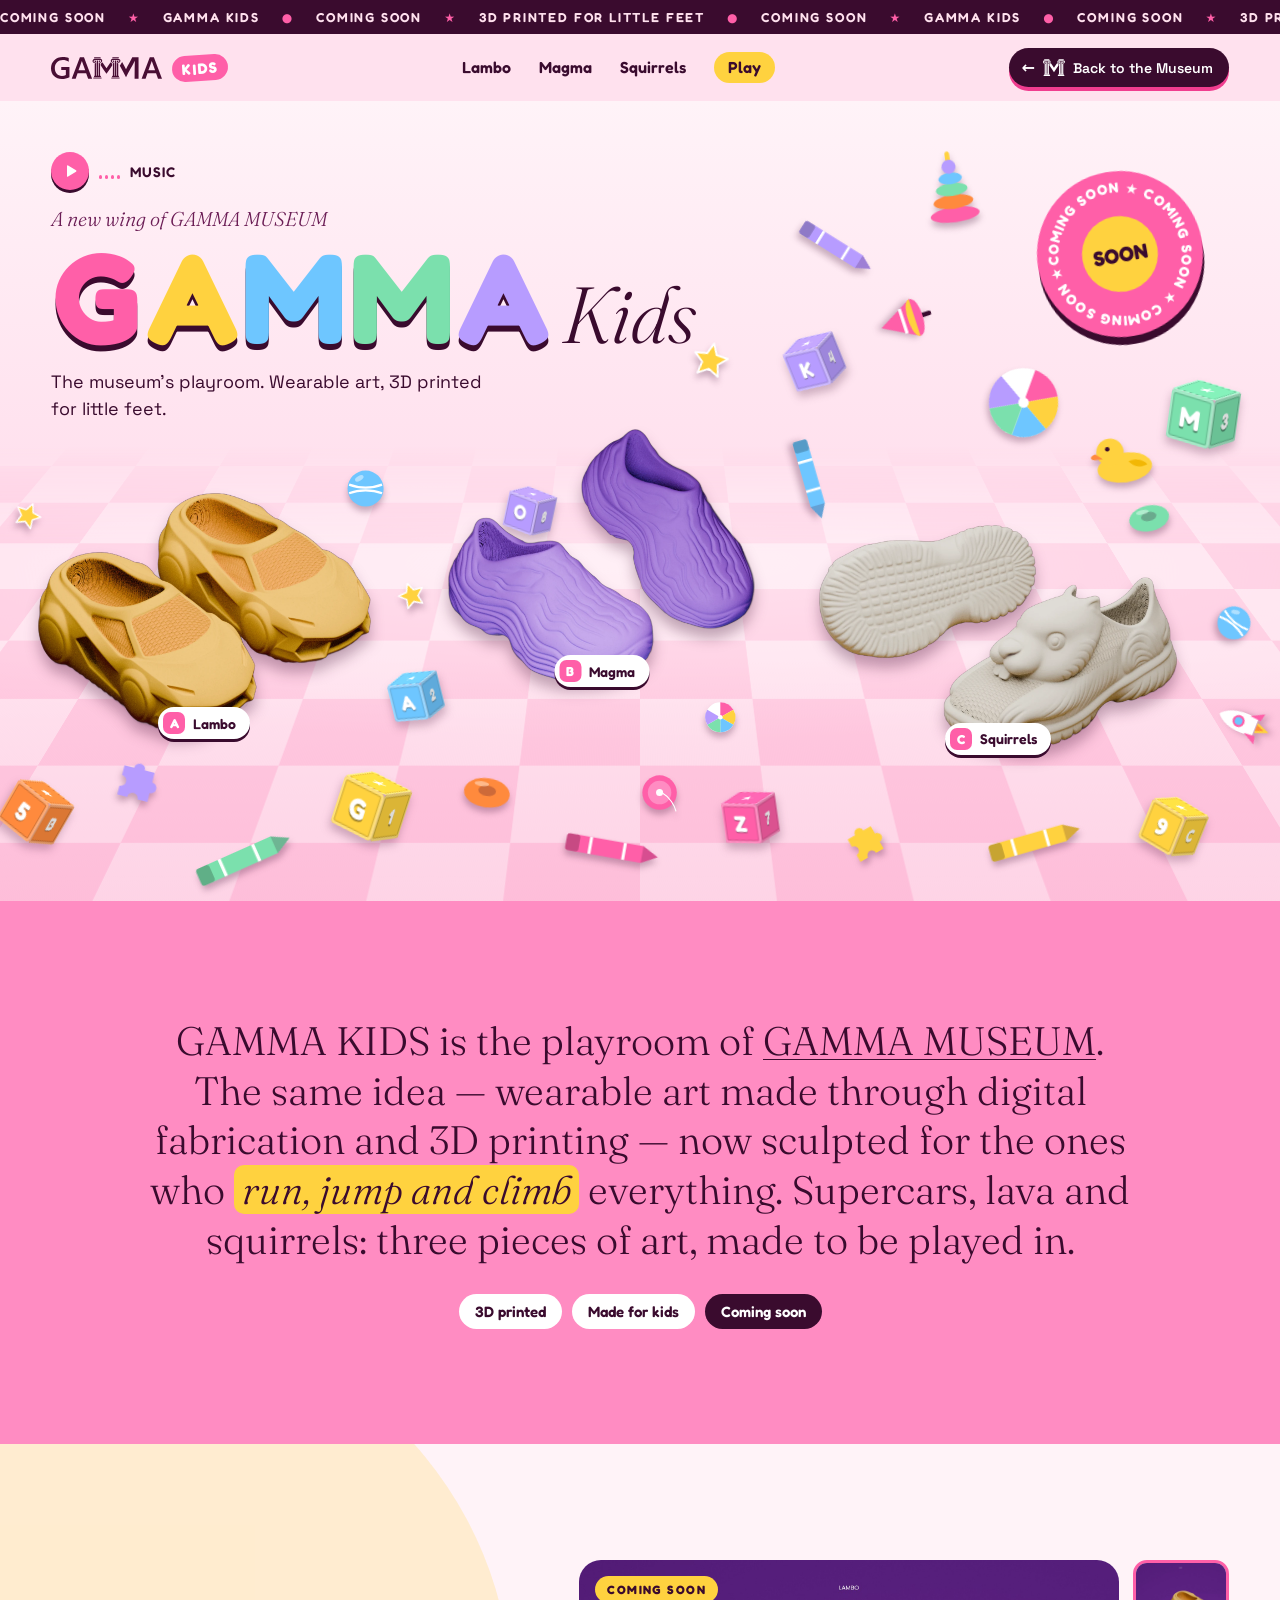
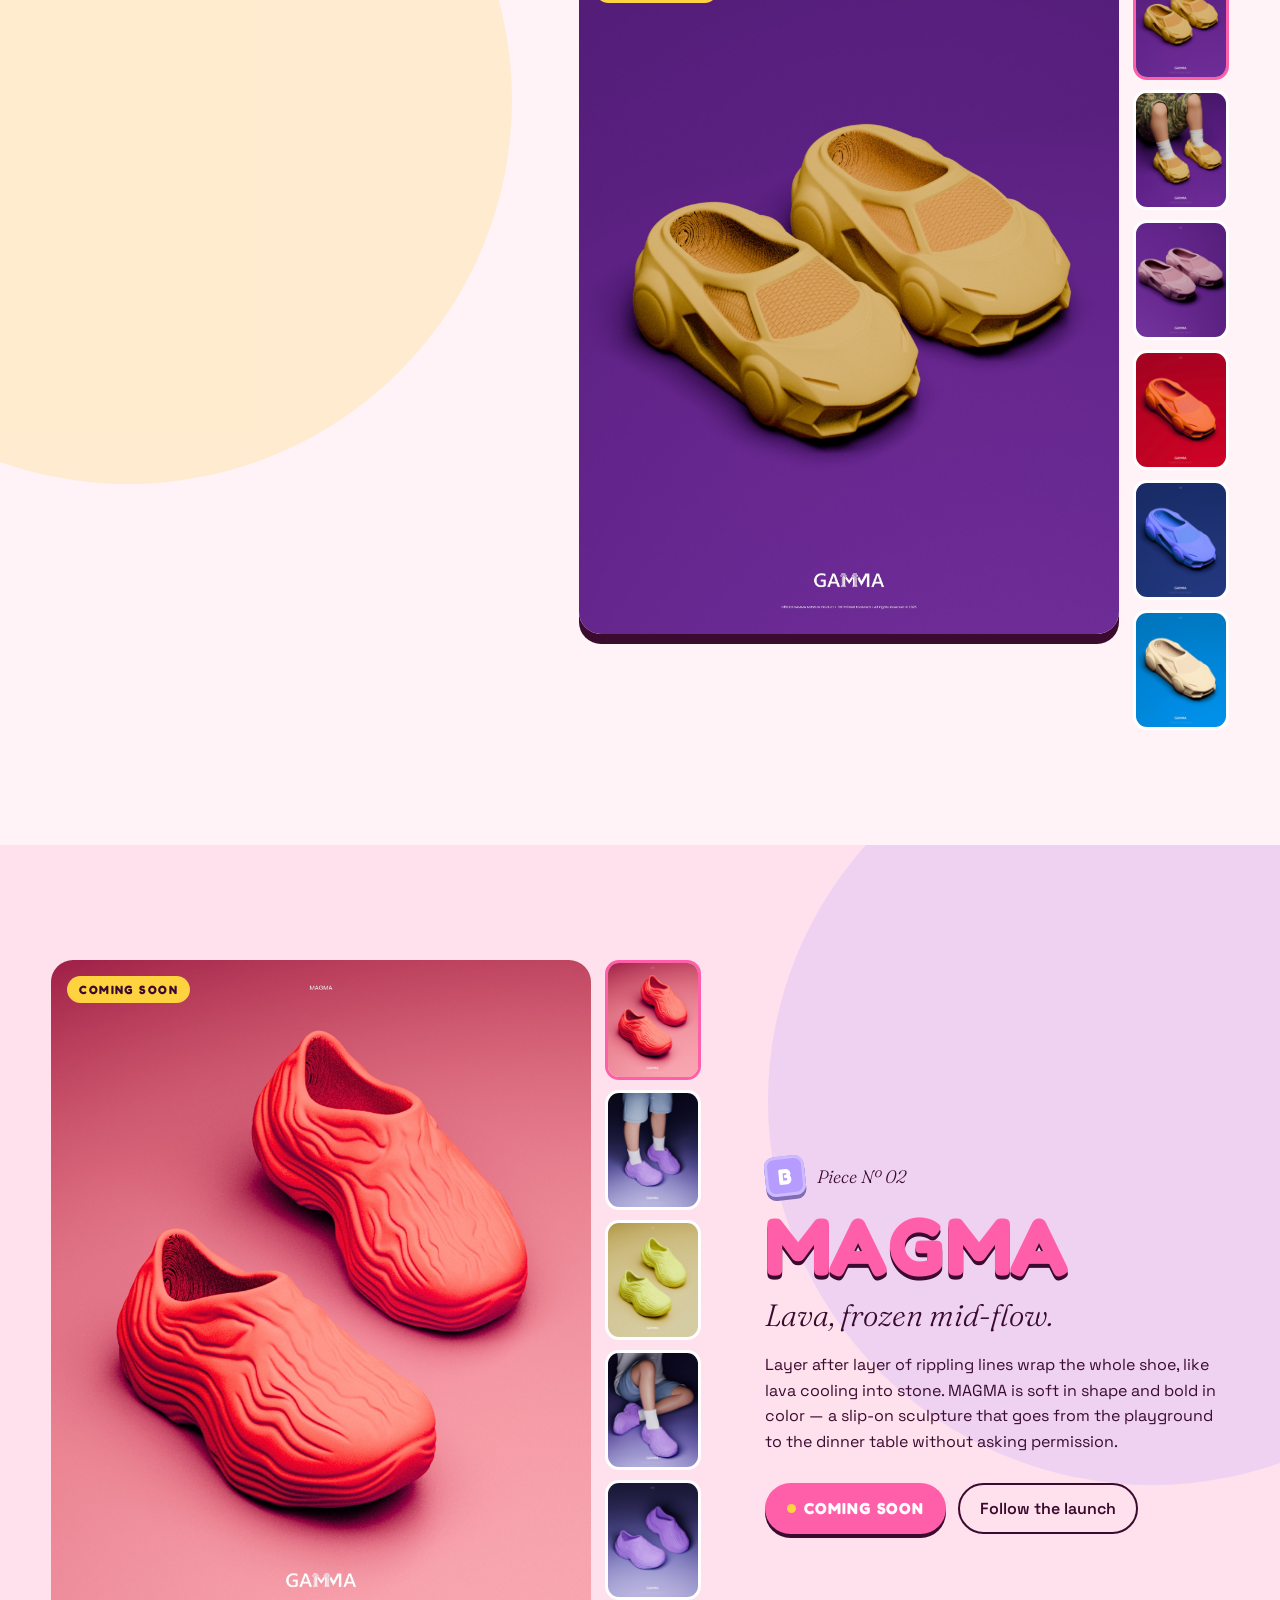
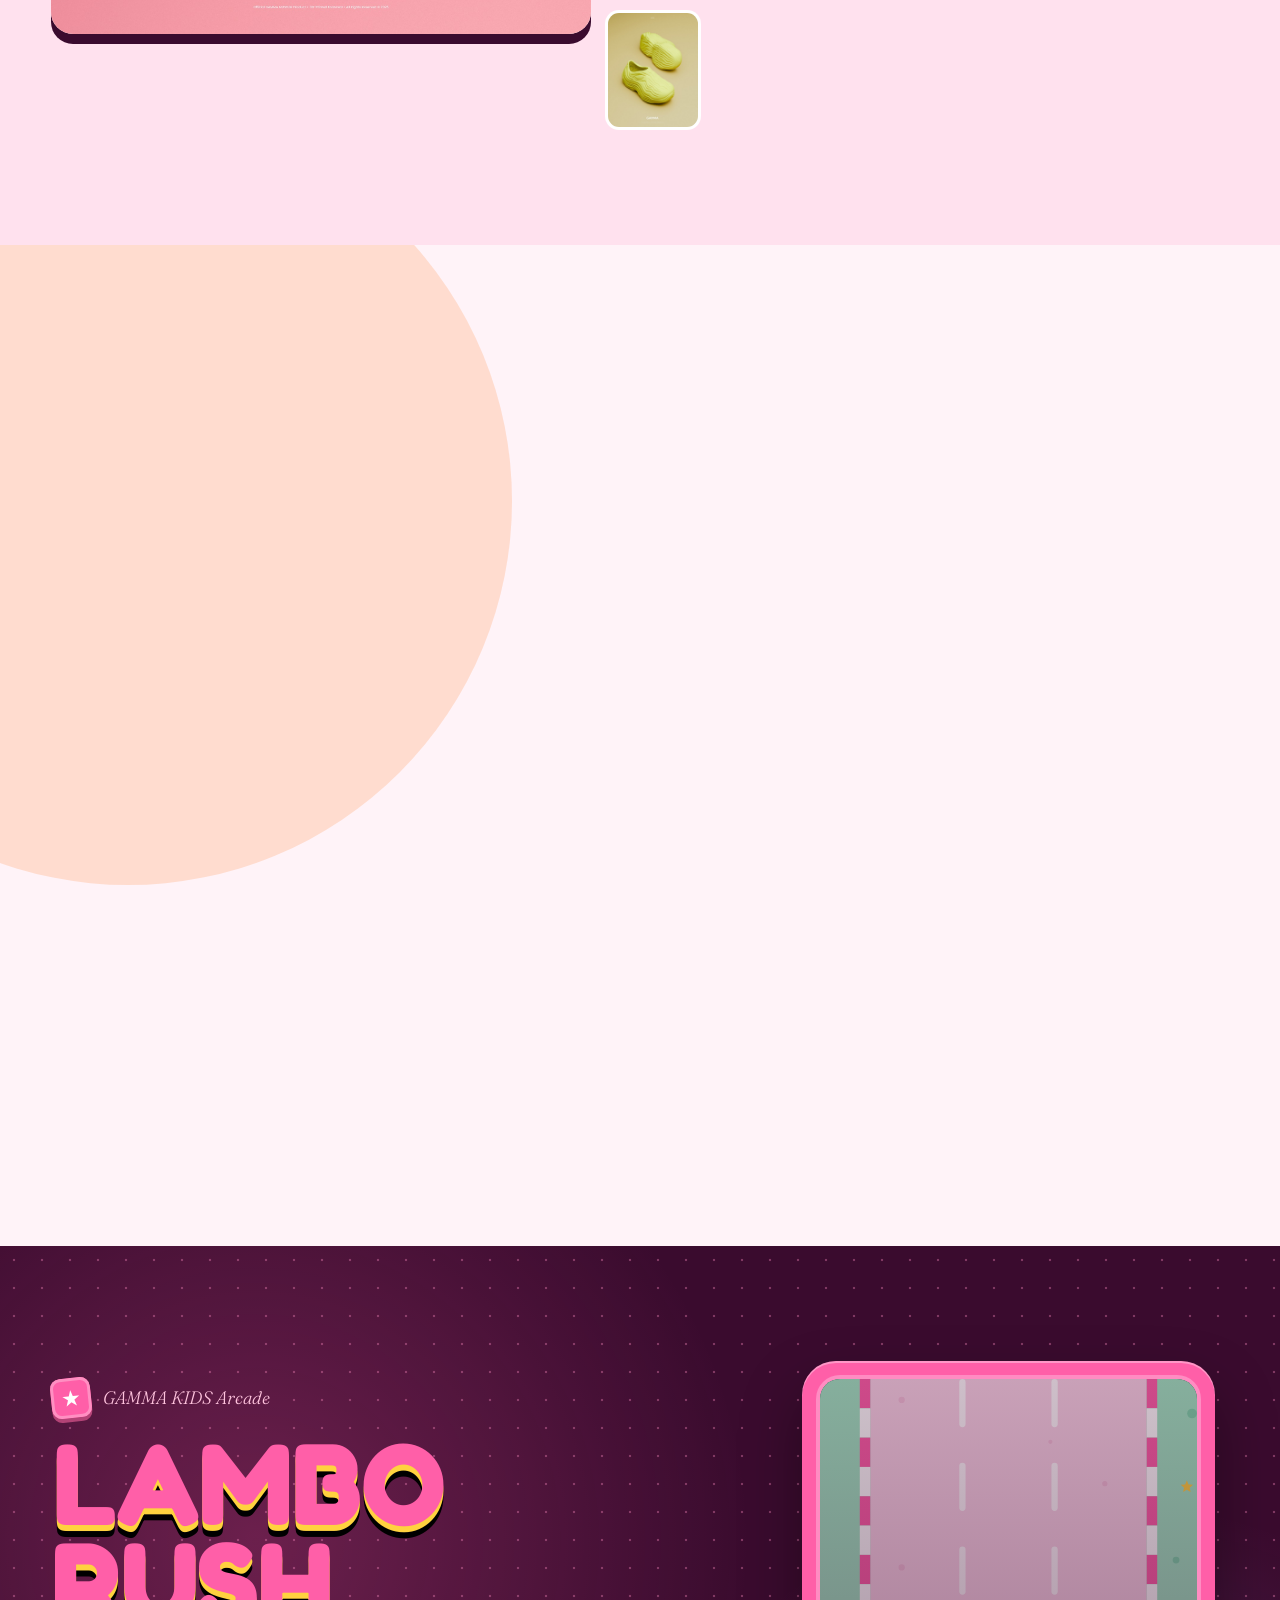
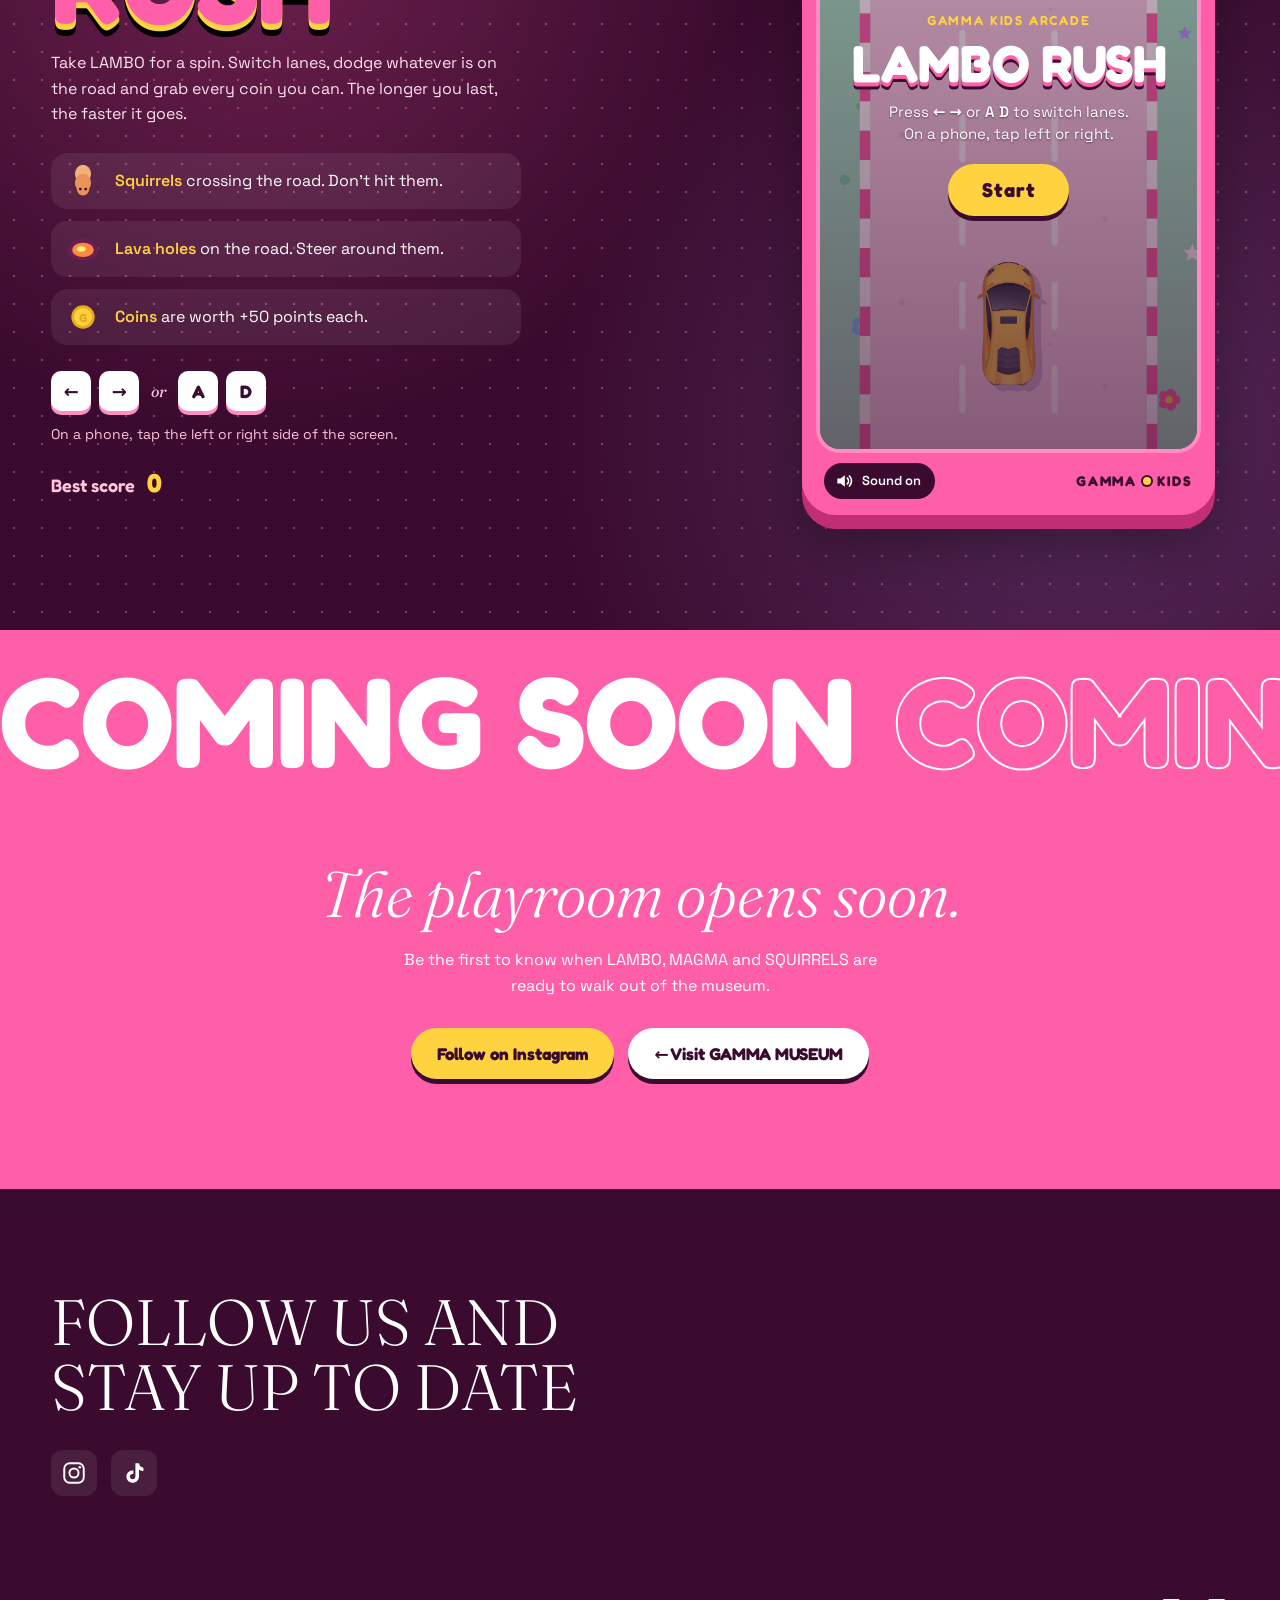
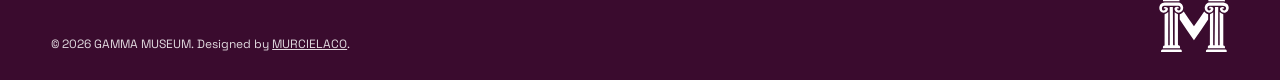
<file: Customers/Gabe-Alfortish/gamma-kids/index.html>
<!doctype html>
<html lang="en">
<head>
  <meta charset="utf-8">
  <meta name="viewport" content="width=device-width, initial-scale=1">
  <title>GAMMA KIDS | Wearable Art for Little Feet</title>
  <meta name="description" content="GAMMA KIDS — the playroom of GAMMA MUSEUM. 3D printed wearable art for kids. Coming soon.">
  <meta name="theme-color" content="#ff5fa8">
  <link rel="icon" type="image/svg+xml" href="assets/svg/favicon.svg">
  <meta property="og:title" content="GAMMA KIDS — Coming Soon">
  <meta property="og:description" content="The playroom of GAMMA MUSEUM. 3D printed wearable art for little feet.">
  <meta property="og:image" content="https://kids.gammamuseum.studio/assets/img/og.jpg">
  <meta property="og:type" content="website">
  <link rel="preload" href="assets/fonts/fredoka-latin-700-normal.woff2" as="font" type="font/woff2" crossorigin>
  <link rel="stylesheet" href="styles.css">
</head>
<body>

  <!-- COMING SOON ticker -->
  <div class="ticker" aria-hidden="true">
    <div class="ticker__track">
      <span>COMING SOON</span><i>★</i><span>GAMMA KIDS</span><i>●</i><span>COMING SOON</span><i>★</i><span>3D PRINTED FOR LITTLE FEET</span><i>●</i>
      <span>COMING SOON</span><i>★</i><span>GAMMA KIDS</span><i>●</i><span>COMING SOON</span><i>★</i><span>3D PRINTED FOR LITTLE FEET</span><i>●</i>
    </div>
  </div>

  <header class="nav">
    <a class="nav__brand" href="#top" aria-label="GAMMA KIDS home">
      <img src="assets/svg/gamma.svg" alt="GAMMA" class="nav__gamma">
      <span class="nav__kids">KIDS</span>
    </a>
    <nav class="nav__links" aria-label="Models">
      <a href="#lambo">Lambo</a>
      <a href="#magma">Magma</a>
      <a href="#squirrels">Squirrels</a>
      <a href="#play" class="nav__play">Play</a>
    </nav>
    <a class="btn-museum" href="https://www.gammamuseum.studio/">
      <span class="btn-museum__arrow" aria-hidden="true">←</span>
      <span class="btn-museum__m" aria-hidden="true"></span>
      <span class="btn-museum__label">Back to the Museum</span>
    </a>
  </header>

  <main id="top">

    <!-- HERO -->
    <section class="hero">
      <div class="hero__copy">
        <button class="music-btn" type="button" data-music aria-pressed="false" aria-label="Play music">
          <span class="music-btn__icon" aria-hidden="true">
            <svg class="i-play" viewBox="0 0 24 24"><path d="M8 5.5v13a1 1 0 0 0 1.5.86l10.5-6.5a1 1 0 0 0 0-1.72L9.5 4.64A1 1 0 0 0 8 5.5z" fill="currentColor"/></svg>
            <svg class="i-pause" viewBox="0 0 24 24"><rect x="6.5" y="5" width="4" height="14" rx="1.5" fill="currentColor"/><rect x="13.5" y="5" width="4" height="14" rx="1.5" fill="currentColor"/></svg>
          </span>
          <span class="music-btn__eq" aria-hidden="true"><i></i><i></i><i></i><i></i></span>
          <span class="music-btn__label">Music</span>
        </button>
        <p class="eyebrow">A new wing of GAMMA MUSEUM</p>
        <h1 class="hero__title" aria-label="Gamma Kids">
          <span class="ht ht--1">G</span><span class="ht ht--2">A</span><span class="ht ht--3">M</span><span class="ht ht--4">M</span><span class="ht ht--5">A</span>
          <span class="hero__title-kids"><em>Kids</em></span>
        </h1>
        <p class="hero__sub">The museum's playroom. Wearable art, 3D printed for little feet.</p>
      </div>

      <a class="sticker" href="#lambo" aria-label="Coming soon">
        <svg viewBox="0 0 200 200" class="sticker__ring" aria-hidden="true">
          <defs><path id="circ" d="M100,100 m-74,0 a74,74 0 1,1 148,0 a74,74 0 1,1 -148,0"/></defs>
          <text><textPath href="#circ" textLength="462" lengthAdjust="spacing">COMING SOON ★ COMING SOON ★ COMING SOON ★</textPath></text>
        </svg>
        <span class="sticker__core">SOON</span>
      </a>

      <!-- Playroom floor: the three pairs lying on a foam play mat, toys scattered around -->
      <div class="scene">
        <div class="mat" aria-hidden="true"></div>
        <div class="toys" aria-hidden="true">
          <div class="toy mini c1 drop"><div class="cube" style="--c:#ffd23f"><b class="f">G</b><b class="r">1</b><b class="t"></b></div></div>
          <div class="toy mini c2 drop"><div class="cube" style="--c:#6ec6ff"><b class="f">A</b><b class="r">2</b><b class="t"></b></div></div>
          <div class="toy mini c3 drop"><div class="cube" style="--c:#7be0ad"><b class="f">M</b><b class="r">3</b><b class="t"></b></div></div>
          <div class="toy mini c4 drop"><div class="cube" style="--c:#b79cff"><b class="f">K</b><b class="r">4</b><b class="t"></b></div></div>
          <div class="toy mini c5 drop"><div class="cube" style="--c:#ff8a3d"><b class="f">5</b><b class="r">B</b><b class="t"></b></div></div>
          <div class="toy mini c6 drop"><div class="cube" style="--c:#ff5fa8"><b class="f">Z</b><b class="r">7</b><b class="t"></b></div></div>
          <div class="toy mini c7 drop"><div class="cube" style="--c:#ffd23f"><b class="f">9</b><b class="r">C</b><b class="t"></b></div></div>
          <svg class="toy t-ball drop" viewBox="0 0 100 100"><use href="#i-ball"/></svg>
          <svg class="toy t-ball2 drop" viewBox="0 0 100 100"><use href="#i-ball2"/></svg>
          <svg class="toy t-ball3 drop" viewBox="0 0 100 100"><use href="#i-ball2"/></svg>
          <svg class="toy t-cr1 drop" viewBox="0 0 160 40" style="color:#7be0ad"><use href="#i-crayon"/></svg>
          <svg class="toy t-cr2 drop" viewBox="0 0 160 40" style="color:#ff5fa8"><use href="#i-crayon"/></svg>
          <svg class="toy t-cr3 drop" viewBox="0 0 160 40" style="color:#6ec6ff"><use href="#i-crayon"/></svg>
          <svg class="toy t-cr4 drop" viewBox="0 0 160 40" style="color:#ffd23f"><use href="#i-crayon"/></svg>
          <svg class="toy t-star drop" viewBox="0 0 100 100"><use href="#i-star"/></svg>
          <svg class="toy t-star2 drop" viewBox="0 0 100 100"><use href="#i-star"/></svg>
          <svg class="toy t-top drop" viewBox="0 0 100 120"><use href="#i-top"/></svg>
          <svg class="toy t-rings drop" viewBox="0 0 100 130"><use href="#i-rings"/></svg>
          <svg class="toy t-ring1 drop" viewBox="0 0 100 70" style="color:#ff8a3d"><use href="#i-donut"/></svg>
          <svg class="toy t-ring2 drop" viewBox="0 0 100 70" style="color:#7be0ad"><use href="#i-donut"/></svg>
          <svg class="toy t-duck drop" viewBox="0 0 120 100"><use href="#i-duck"/></svg>
          <svg class="toy t-yoyo drop" viewBox="0 0 100 100"><use href="#i-yoyo"/></svg>
          <svg class="toy t-rocket drop" viewBox="0 0 80 140"><use href="#i-rocket"/></svg>
          <svg class="toy t-puzzle drop" viewBox="0 0 100 100" style="color:#b79cff"><use href="#i-puzzle"/></svg>
          <div class="toy mini c8 drop"><div class="cube" style="--c:#b79cff"><b class="f">O</b><b class="r">8</b><b class="t"></b></div></div>
          <svg class="toy t-star3 drop" viewBox="0 0 100 100"><use href="#i-star"/></svg>
          <svg class="toy t-cr5 drop" viewBox="0 0 160 40" style="color:#b79cff"><use href="#i-crayon"/></svg>
          <svg class="toy t-ball4 drop" viewBox="0 0 100 100"><use href="#i-ball"/></svg>
          <svg class="toy t-puzzle2 drop" viewBox="0 0 100 100" style="color:#ffd23f"><use href="#i-puzzle"/></svg>
        </div>

        <div class="pairs">
          <a class="pair pair--lambo" href="#lambo" aria-label="See Lambo">
            <img src="assets/img/hero/lambo.webp" alt="GAMMA KIDS Lambo, pair" width="1200" height="866">
            <span class="pair__tag"><b>A</b> Lambo</span>
          </a>
          <a class="pair pair--magma" href="#magma" aria-label="See Magma">
            <img src="assets/img/hero/magma.webp" alt="GAMMA KIDS Magma, pair" width="1200" height="986">
            <span class="pair__tag"><b>B</b> Magma</span>
          </a>
          <a class="pair pair--squirrels" href="#squirrels" aria-label="See Squirrels">
            <img src="assets/img/hero/squirrels.webp" alt="GAMMA KIDS Squirrels, pair" width="1200" height="750">
            <span class="pair__tag"><b>C</b> Squirrels</span>
          </a>
        </div>
      </div>
    </section>

    <!-- INTRO -->
    <section class="intro">
      <p class="intro__text">
        GAMMA KIDS is the playroom of <a href="https://www.gammamuseum.studio/">GAMMA MUSEUM</a>. The same idea —
        wearable art made through digital fabrication and 3D printing — now sculpted for the ones who
        <span class="hl">run, jump and climb</span> everything. Supercars, lava and squirrels:
        three pieces of art, made to be played in.
      </p>
      <div class="intro__chips">
        <span class="chip">3D printed</span>
        <span class="chip">Made for kids</span>
        <span class="chip chip--hot">Coming soon</span>
      </div>
    </section>

    <!-- PRODUCTS -->
    <section class="product product--lambo" id="lambo" data-product>
      <div class="product__info">
        <p class="product__no"><span class="badge-block" style="--c:#ffd23f">A</span> Piece Nº 01</p>
        <h2 class="product__name">Lambo</h2>
        <p class="product__tagline">A supercar for little feet.</p>
        <p class="product__desc">
          Sculpted wheel arches, aerodynamic side vents and a mesh windshield on top:
          LAMBO turns a pair of shoes into a pair of race cars. Built in one piece through
          3D printing, with a low, wide stance made for speeding down the hallway.
        </p>
        <div class="product__cta">
          <span class="btn-soon">Coming soon</span>
          <a class="btn-ghost" href="https://instagram.com/gammamuseum" target="_blank" rel="noopener">Follow the launch</a>
        </div>
      </div>
      <div class="gallery" data-gallery>
        <button class="gallery__main" type="button" aria-label="Open Lambo gallery">
          <img src="assets/img/lambo/lambo-01.jpg" alt="Lambo in yellow, pair" loading="lazy">
        </button>
        <div class="gallery__thumbs">
          <button type="button" class="is-active" data-full="assets/img/lambo/lambo-01.jpg"><img src="assets/img/lambo/lambo-01-sm.jpg" alt="Lambo in yellow, pair" loading="lazy"></button>
          <button type="button" data-full="assets/img/lambo/lambo-04.jpg"><img src="assets/img/lambo/lambo-04-sm.jpg" alt="Lambo worn by a kid" loading="lazy"></button>
          <button type="button" data-full="assets/img/lambo/lambo-03.jpg"><img src="assets/img/lambo/lambo-03-sm.jpg" alt="Lambo in pink" loading="lazy"></button>
          <button type="button" data-full="assets/img/lambo/lambo-02.jpg"><img src="assets/img/lambo/lambo-02-sm.jpg" alt="Lambo in orange" loading="lazy"></button>
          <button type="button" data-full="assets/img/lambo/lambo-05.jpg"><img src="assets/img/lambo/lambo-05-sm.jpg" alt="Lambo in blue" loading="lazy"></button>
          <button type="button" data-full="assets/img/lambo/lambo-06.jpg"><img src="assets/img/lambo/lambo-06-sm.jpg" alt="Lambo in cream" loading="lazy"></button>
        </div>
      </div>
    </section>

    <section class="product product--magma product--flip" id="magma" data-product>
      <div class="product__info">
        <p class="product__no"><span class="badge-block" style="--c:#b79cff">B</span> Piece Nº 02</p>
        <h2 class="product__name">Magma</h2>
        <p class="product__tagline">Lava, frozen mid-flow.</p>
        <p class="product__desc">
          Layer after layer of rippling lines wrap the whole shoe, like lava cooling into
          stone. MAGMA is soft in shape and bold in color — a slip-on sculpture that
          goes from the playground to the dinner table without asking permission.
        </p>
        <div class="product__cta">
          <span class="btn-soon">Coming soon</span>
          <a class="btn-ghost" href="https://instagram.com/gammamuseum" target="_blank" rel="noopener">Follow the launch</a>
        </div>
      </div>
      <div class="gallery" data-gallery>
        <button class="gallery__main" type="button" aria-label="Open Magma gallery">
          <img src="assets/img/magma/magma-01.jpg" alt="Magma in coral, pair" loading="lazy">
        </button>
        <div class="gallery__thumbs">
          <button type="button" class="is-active" data-full="assets/img/magma/magma-01.jpg"><img src="assets/img/magma/magma-01-sm.jpg" alt="Magma in coral, pair" loading="lazy"></button>
          <button type="button" data-full="assets/img/magma/magma-02.jpg"><img src="assets/img/magma/magma-02-sm.jpg" alt="Magma worn by a kid" loading="lazy"></button>
          <button type="button" data-full="assets/img/magma/magma-03.jpg"><img src="assets/img/magma/magma-03-sm.jpg" alt="Magma in lime" loading="lazy"></button>
          <button type="button" data-full="assets/img/magma/magma-04.jpg"><img src="assets/img/magma/magma-04-sm.jpg" alt="Magma worn, sitting" loading="lazy"></button>
          <button type="button" data-full="assets/img/magma/magma-05.jpg"><img src="assets/img/magma/magma-05-sm.jpg" alt="Magma in lilac, pair" loading="lazy"></button>
          <button type="button" data-full="assets/img/magma/magma-06.jpg"><img src="assets/img/magma/magma-06-sm.jpg" alt="Magma in lime, pair" loading="lazy"></button>
        </div>
      </div>
    </section>

    <section class="product product--squirrels" id="squirrels" data-product>
      <div class="product__info">
        <p class="product__no"><span class="badge-block" style="--c:#ff8a3d">C</span> Piece Nº 03</p>
        <h2 class="product__name">Squirrels</h2>
        <p class="product__tagline">A little friend on every step.</p>
        <p class="product__desc">
          A squirrel curls over the toe, its tail sweeping back along the side, and a
          chunky sole keeps every adventure grounded. SQUIRRELS is pure storytelling in
          3D print — the kind of shoe kids name, talk to, and never want to take off.
        </p>
        <div class="product__cta">
          <span class="btn-soon">Coming soon</span>
          <a class="btn-ghost" href="https://instagram.com/gammamuseum" target="_blank" rel="noopener">Follow the launch</a>
        </div>
      </div>
      <div class="gallery" data-gallery>
        <button class="gallery__main" type="button" aria-label="Open Squirrels gallery">
          <img src="assets/img/squirrels/squirrels-01.jpg" alt="Squirrels in pink, pair" loading="lazy">
        </button>
        <div class="gallery__thumbs">
          <button type="button" class="is-active" data-full="assets/img/squirrels/squirrels-01.jpg"><img src="assets/img/squirrels/squirrels-01-sm.jpg" alt="Squirrels in pink, pair" loading="lazy"></button>
          <button type="button" data-full="assets/img/squirrels/squirrels-02.jpg"><img src="assets/img/squirrels/squirrels-02-sm.jpg" alt="Squirrels worn by a kid" loading="lazy"></button>
          <button type="button" data-full="assets/img/squirrels/squirrels-03.jpg"><img src="assets/img/squirrels/squirrels-03-sm.jpg" alt="Squirrels in white, worn" loading="lazy"></button>
          <button type="button" data-full="assets/img/squirrels/squirrels-04.jpg"><img src="assets/img/squirrels/squirrels-04-sm.jpg" alt="Squirrels in yellow, pair" loading="lazy"></button>
          <button type="button" data-full="assets/img/squirrels/squirrels-05.jpg"><img src="assets/img/squirrels/squirrels-05-sm.jpg" alt="Squirrels in blue" loading="lazy"></button>
          <button type="button" data-full="assets/img/squirrels/squirrels-06.jpg"><img src="assets/img/squirrels/squirrels-06-sm.jpg" alt="Squirrels in white with sole" loading="lazy"></button>
        </div>
      </div>
    </section>

    <!-- ARCADE: Lambo Rush mini game -->
    <section class="arcade" id="play">
      <div class="arcade__info">
        <p class="arcade__kicker"><span class="badge-block" style="--c:#ff5fa8">★</span> GAMMA KIDS Arcade</p>
        <h2 class="arcade__title">Lambo<br>Rush</h2>
        <p class="arcade__lead">Take LAMBO for a spin. Switch lanes, dodge whatever is on the road and grab every coin you can. The longer you last, the faster it goes.</p>
        <ul class="arcade__rules">
          <li><svg viewBox="0 0 40 40" aria-hidden="true"><ellipse cx="20" cy="12" rx="9" ry="10" fill="#f2b07a"/><ellipse cx="20" cy="22" rx="9" ry="10" fill="#e8935a"/><circle cx="20" cy="29" r="7" fill="#e8935a"/><circle cx="17" cy="29" r="1.6" fill="#3a0b2e"/><circle cx="23" cy="29" r="1.6" fill="#3a0b2e"/></svg><span><b>Squirrels</b> crossing the road. Don't hit them.</span></li>
          <li><svg viewBox="0 0 40 40" aria-hidden="true"><ellipse cx="20" cy="21" rx="17" ry="12" fill="#6b1d55"/><ellipse cx="20" cy="21" rx="12" ry="8" fill="#ff8a3d"/><ellipse cx="18" cy="20" rx="5" ry="3" fill="#fff17a"/></svg><span><b>Lava holes</b> on the road. Steer around them.</span></li>
          <li><svg viewBox="0 0 40 40" aria-hidden="true"><circle cx="20" cy="20" r="13" fill="#e8a91c"/><circle cx="20" cy="20" r="10" fill="#ffd23f"/><text x="20" y="25" text-anchor="middle" font-family="Fredoka, sans-serif" font-weight="700" font-size="13" fill="#e8a91c">G</text></svg><span><b>Coins</b> are worth +50 points each.</span></li>
        </ul>
        <div class="arcade__keys">
          <span class="key">←</span><span class="key">→</span><span class="arcade__or">or</span><span class="key">A</span><span class="key">D</span>
          <span class="arcade__keys-note">On a phone, tap the left or right side of the screen.</span>
        </div>
        <p class="arcade__best">Best score <b data-best>0</b></p>
      </div>

      <div class="game" data-game>
        <div class="game__screen">
          <canvas width="360" height="640" tabindex="0" aria-label="Lambo Rush game. Use the left and right arrow keys or A and D to switch lanes."></canvas>
          <div class="game__overlay">
            <p class="game__ov-kicker">GAMMA KIDS Arcade</p>
            <h3 class="game__ov-title">Lambo Rush</h3>
            <p class="game__ov-text">Press <b>← →</b> or <b>A D</b> to switch lanes.<br>On a phone, tap left or right.</p>
            <button class="game__ov-btn" type="button">Start</button>
          </div>
        </div>
        <div class="game__bar">
          <button class="game__mute" type="button" aria-pressed="false">
            <svg viewBox="0 0 24 24" aria-hidden="true"><path d="M4 9h4l5-4v14l-5-4H4z" fill="currentColor"/><path class="wave" d="M16 8.5a5 5 0 0 1 0 7M18.5 6a8.5 8.5 0 0 1 0 12" fill="none" stroke="currentColor" stroke-width="2" stroke-linecap="round"/></svg>
            <span>Sound on</span>
          </button>
          <span class="game__brand">GAMMA <i></i> KIDS</span>
        </div>
        <div class="game__pads">
          <button type="button" data-pad="left" aria-label="Move left">◀</button>
          <button type="button" data-pad="right" aria-label="Move right">▶</button>
        </div>
      </div>
    </section>

    <!-- COMING SOON band -->
    <section class="soon">
      <div class="soon__marquee" aria-hidden="true">
        <div class="soon__track">
          <span>COMING SOON</span><span class="o">COMING SOON</span><span>COMING SOON</span><span class="o">COMING SOON</span>
          <span>COMING SOON</span><span class="o">COMING SOON</span><span>COMING SOON</span><span class="o">COMING SOON</span>
        </div>
      </div>
      <div class="soon__body">
        <h2 class="soon__title">The playroom opens soon.</h2>
        <p class="soon__text">Be the first to know when LAMBO, MAGMA and SQUIRRELS are ready to walk out of the museum.</p>
        <div class="soon__actions">
          <a class="btn-pop" href="https://instagram.com/gammamuseum" target="_blank" rel="noopener">Follow on Instagram</a>
          <a class="btn-pop btn-pop--alt" href="https://www.gammamuseum.studio/">← Visit GAMMA MUSEUM</a>
        </div>
      </div>
    </section>
  </main>

  <footer class="footer">
    <div class="footer__top">
      <h2 class="footer__title">Follow us and<br>stay up to date</h2>
      <div class="footer__social">
        <a href="https://instagram.com/gammamuseum" target="_blank" rel="noopener" aria-label="Instagram">
          <svg viewBox="0 0 24 24"><rect x="3" y="3" width="18" height="18" rx="5" fill="none" stroke="currentColor" stroke-width="1.8"/><circle cx="12" cy="12" r="4.2" fill="none" stroke="currentColor" stroke-width="1.8"/><circle cx="17.3" cy="6.7" r="1.2" fill="currentColor"/></svg>
        </a>
        <a href="https://tiktok.com/@gamma_museum" target="_blank" rel="noopener" aria-label="TikTok">
          <svg viewBox="0 0 24 24"><path fill="currentColor" d="M16.6 3c.3 2.3 1.9 3.9 4.1 4.1v3.1c-1.5 0-2.9-.4-4.1-1.2v6.2c0 3.4-2.7 5.8-5.9 5.8S5 18.6 5 15.3c0-3.4 2.9-6 6.4-5.6v3.2c-1.6-.4-3.2.7-3.2 2.4 0 1.4 1.1 2.5 2.5 2.5s2.6-1 2.6-2.7V3h3.3z"/></svg>
        </a>
      </div>
    </div>
    <div class="footer__bottom">
      <p>© 2026 GAMMA MUSEUM. Designed by <a href="https://murcielaco.com/" target="_blank" rel="noopener">MURCIELACO</a>.</p>
      <a class="footer__m" href="https://www.gammamuseum.studio/" aria-label="GAMMA MUSEUM"></a>
    </div>
  </footer>

  <!-- Lightbox -->
  <div class="lightbox" hidden>
    <button class="lightbox__close" type="button" aria-label="Close">×</button>
    <button class="lightbox__nav lightbox__nav--prev" type="button" aria-label="Previous">‹</button>
    <img class="lightbox__img" alt="">
    <button class="lightbox__nav lightbox__nav--next" type="button" aria-label="Next">›</button>
  </div>

  <!-- Toy sprites (original drawings) -->
  <svg width="0" height="0" style="position:absolute" aria-hidden="true">
    <defs>
      <symbol id="i-ball" viewBox="0 0 100 100">
        <circle cx="50" cy="50" r="46" fill="#fff"/>
        <path d="M50 4a46 46 0 0 1 40 23L50 50z" fill="#ff5fa8"/>
        <path d="M90 27a46 46 0 0 1 0 46L50 50z" fill="#ffd23f"/>
        <path d="M90 73a46 46 0 0 1-40 23L50 50z" fill="#6ec6ff"/>
        <path d="M50 96a46 46 0 0 1-40-23L50 50z" fill="#7be0ad"/>
        <path d="M10 73a46 46 0 0 1 0-46L50 50z" fill="#b79cff"/>
        <circle cx="50" cy="50" r="7" fill="#fff"/>
        <ellipse cx="34" cy="26" rx="12" ry="6" fill="#fff" opacity=".45" transform="rotate(-30 34 26)"/>
      </symbol>
      <symbol id="i-ball2" viewBox="0 0 100 100">
        <circle cx="50" cy="50" r="46" fill="#6ec6ff"/>
        <path d="M8 40c25 10 59 10 84 0M8 62c25-10 59-10 84 0" stroke="#fff" stroke-width="6" fill="none"/>
        <ellipse cx="34" cy="24" rx="12" ry="6" fill="#fff" opacity=".45" transform="rotate(-30 34 24)"/>
      </symbol>
      <symbol id="i-star" viewBox="0 0 100 100">
        <path d="M50 6l12.6 27.4 29.9 3.4-22.3 20.3 6.2 29.5L50 71.5 23.6 86.6l6.2-29.5L7.5 36.8l29.9-3.4z" fill="#ffd23f" stroke="#fff" stroke-width="5" stroke-linejoin="round"/>
      </symbol>
      <symbol id="i-top" viewBox="0 0 100 120">
        <rect x="45" y="2" width="10" height="22" rx="4" fill="#3a0b2e"/>
        <path d="M8 40c0-12 19-18 42-18s42 6 42 18L50 116z" fill="#ff5fa8"/>
        <path d="M8 40c0 9 19 15 42 15s42-6 42-15" fill="#ffd23f"/>
        <path d="M22 66l56 0" stroke="#fff" stroke-width="7"/>
      </symbol>
      <symbol id="i-rings" viewBox="0 0 100 130">
        <rect x="46" y="4" width="8" height="110" rx="4" fill="#ffd23f"/>
        <ellipse cx="50" cy="112" rx="42" ry="13" fill="#ff5fa8"/>
        <ellipse cx="50" cy="90" rx="34" ry="12" fill="#ff8a3d"/>
        <ellipse cx="50" cy="69" rx="27" ry="11" fill="#7be0ad"/>
        <ellipse cx="50" cy="50" rx="20" ry="10" fill="#6ec6ff"/>
        <circle cx="50" cy="30" r="12" fill="#b79cff"/>
      </symbol>
      <symbol id="i-crayon" viewBox="0 0 160 40">
        <path d="M20 6h110l26 14-26 14H20z" fill="currentColor"/>
        <path d="M130 6l26 14-26 14z" fill="#3a0b2e" opacity=".2"/>
        <rect x="4" y="6" width="22" height="28" rx="5" fill="currentColor"/><rect x="4" y="6" width="22" height="28" rx="5" fill="#000" opacity=".22"/>
        <path d="M44 6v28M100 6v28" stroke="#fff" stroke-width="5"/>
      </symbol>
      <symbol id="i-rocket" viewBox="0 0 80 140">
        <path d="M40 4c22 18 26 52 20 86H20C14 56 18 22 40 4z" fill="#fff"/>
        <circle cx="40" cy="50" r="11" fill="#6ec6ff" stroke="#ff5fa8" stroke-width="5"/>
        <path d="M20 70L4 100l18-4zM60 70l16 30-18-4z" fill="#ff5fa8"/>
        <path d="M28 92h24l-12 30z" fill="#ffd23f"/>
        <path d="M33 92h14l-7 18z" fill="#ff8a3d"/>
      </symbol>
      <symbol id="i-donut" viewBox="0 0 100 70">
        <ellipse cx="50" cy="38" rx="44" ry="28" fill="currentColor"/>
        <ellipse cx="50" cy="34" rx="17" ry="10" fill="#3a0b2e" opacity=".25"/>
        <ellipse cx="38" cy="22" rx="14" ry="5" fill="#fff" opacity=".4"/>
      </symbol>
      <symbol id="i-duck" viewBox="0 0 120 100">
        <ellipse cx="62" cy="68" rx="48" ry="26" fill="#ffd23f"/>
        <circle cx="40" cy="38" r="24" fill="#ffd23f"/>
        <path d="M14 38c-10 2-12 8-2 10l14 0z" fill="#ff8a3d"/>
        <circle cx="36" cy="32" r="4" fill="#3a0b2e"/>
        <path d="M70 58c12-4 26 0 32 10-12 4-24 2-32-10z" fill="#f2b705"/>
      </symbol>
      <symbol id="i-yoyo" viewBox="0 0 100 100">
        <circle cx="50" cy="50" r="44" fill="#ff5fa8"/>
        <circle cx="50" cy="50" r="30" fill="#ff8cc2"/>
        <circle cx="50" cy="50" r="9" fill="#fff"/>
        <path d="M58 52c18 10 30 30 34 46" stroke="#fff" stroke-width="3" fill="none"/>
      </symbol>
      <symbol id="i-puzzle" viewBox="0 0 100 100">
        <path d="M14 26h22a12 12 0 1 1 24 0h22v22a12 12 0 1 1 0 24v20H60a12 12 0 1 0-24 0H14V72a12 12 0 1 0 0-24z" fill="currentColor"/>
      </symbol>
      <symbol id="i-cloud" viewBox="0 0 160 90">
        <path d="M40 84a30 30 0 0 1-4-60 34 34 0 0 1 64-10 26 26 0 0 1 40 22 24 24 0 0 1-4 48z" fill="#fff"/>
      </symbol>
    </defs>
  </svg>

  <script src="main.js" defer></script>
  <script src="game.js" defer></script>
  <script src="music.js" defer></script>
</body>
</html>
</file>
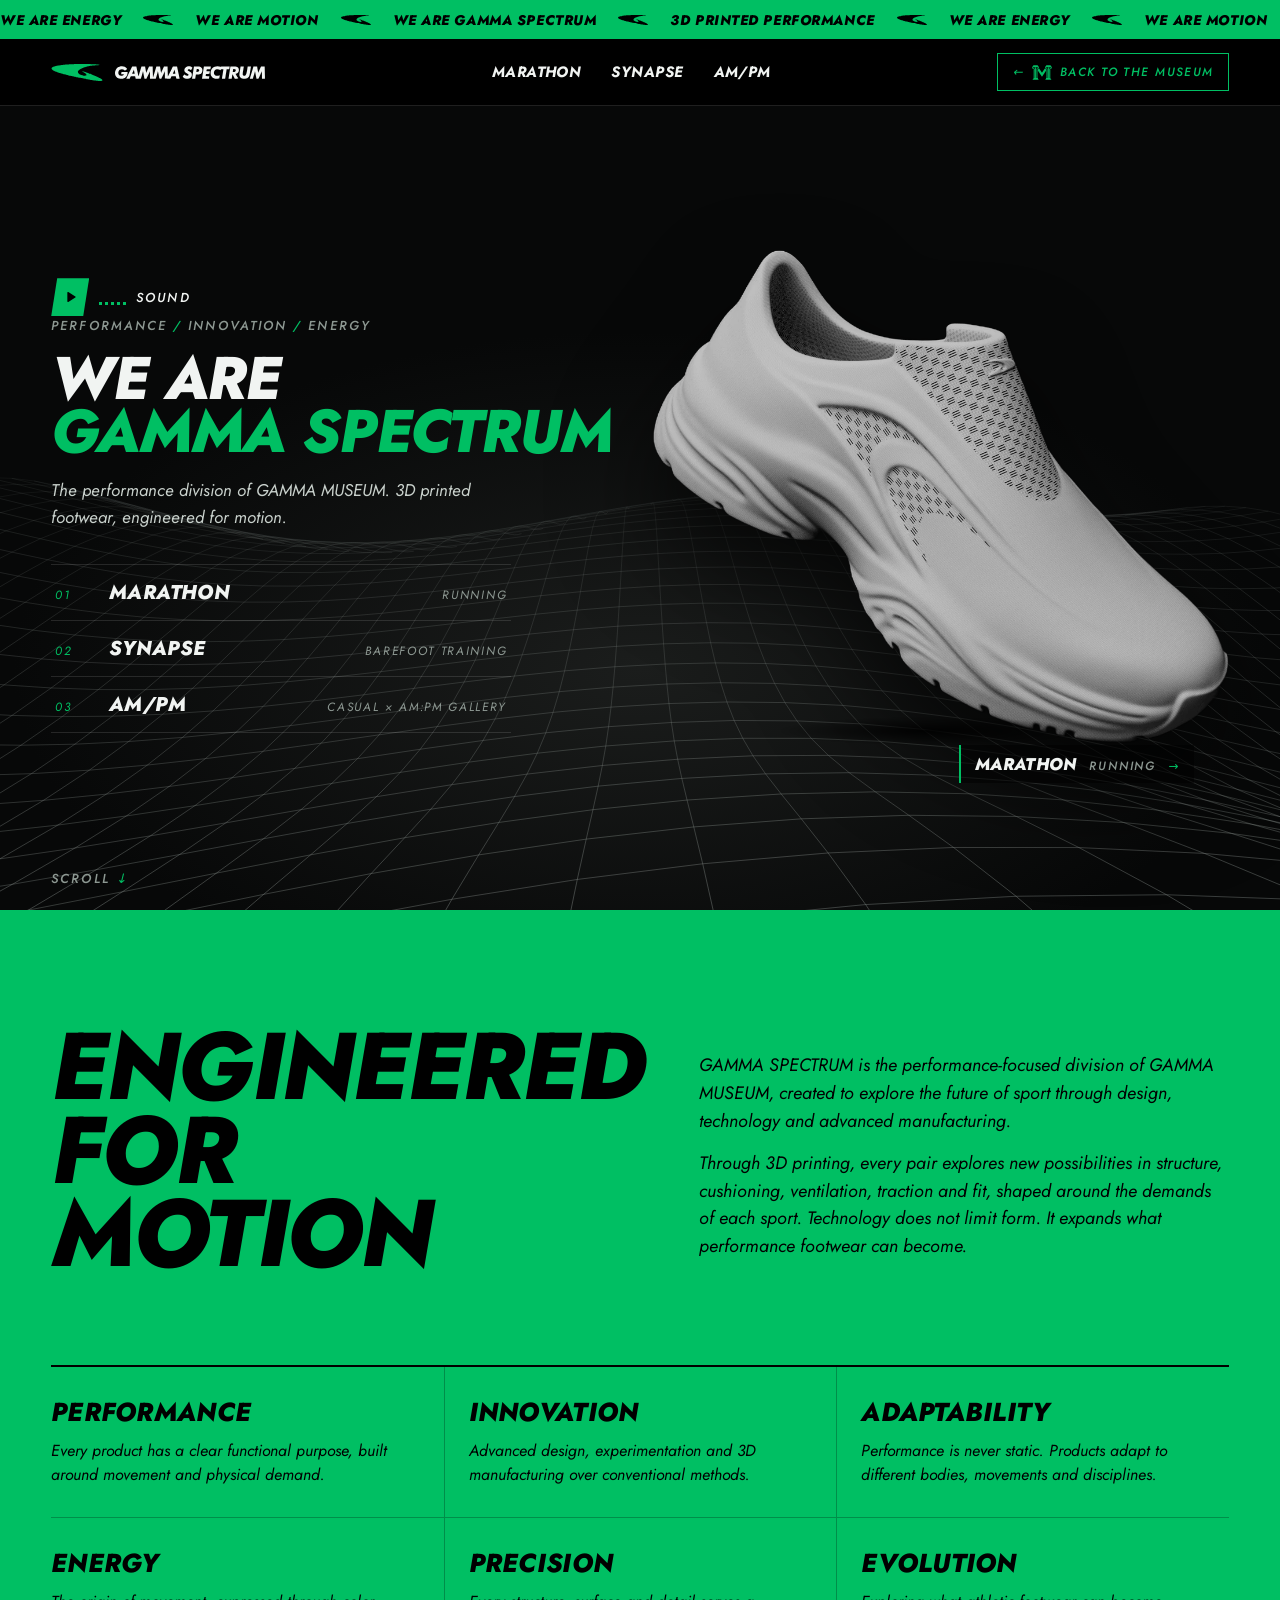
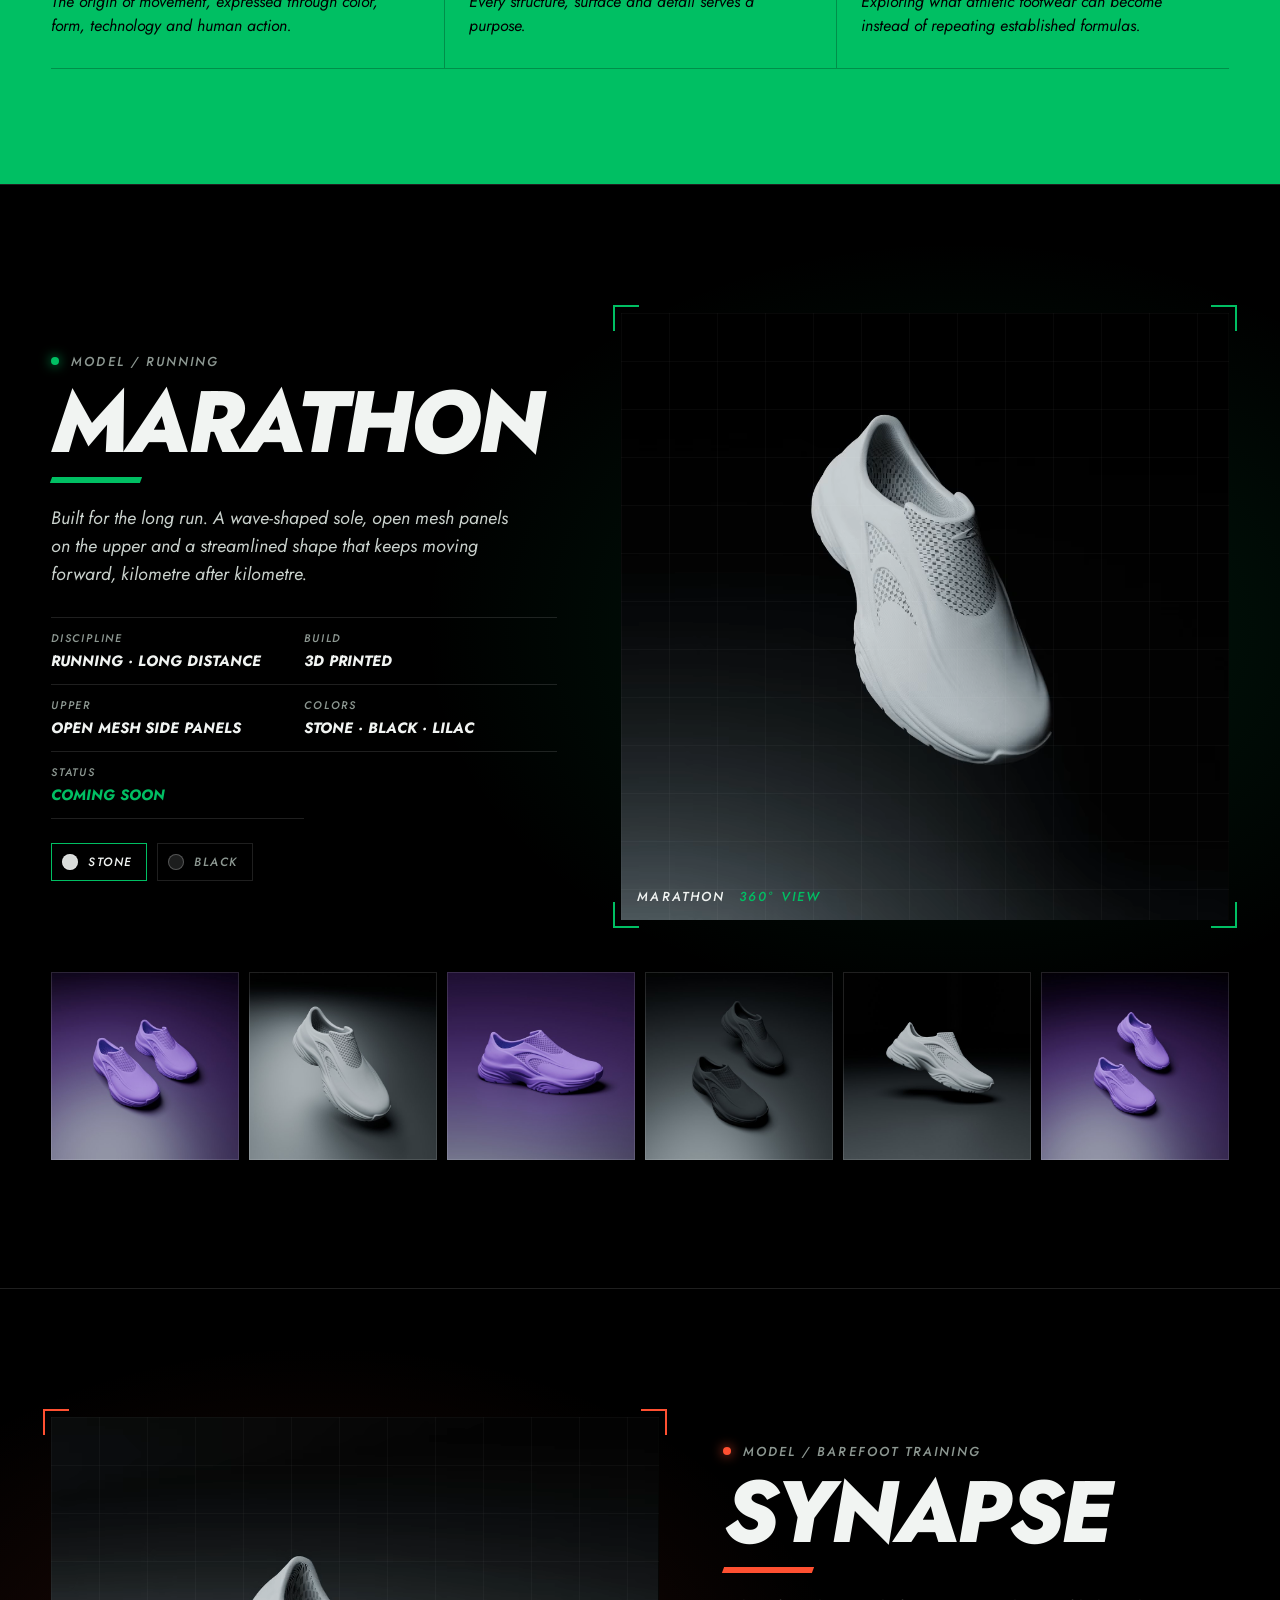
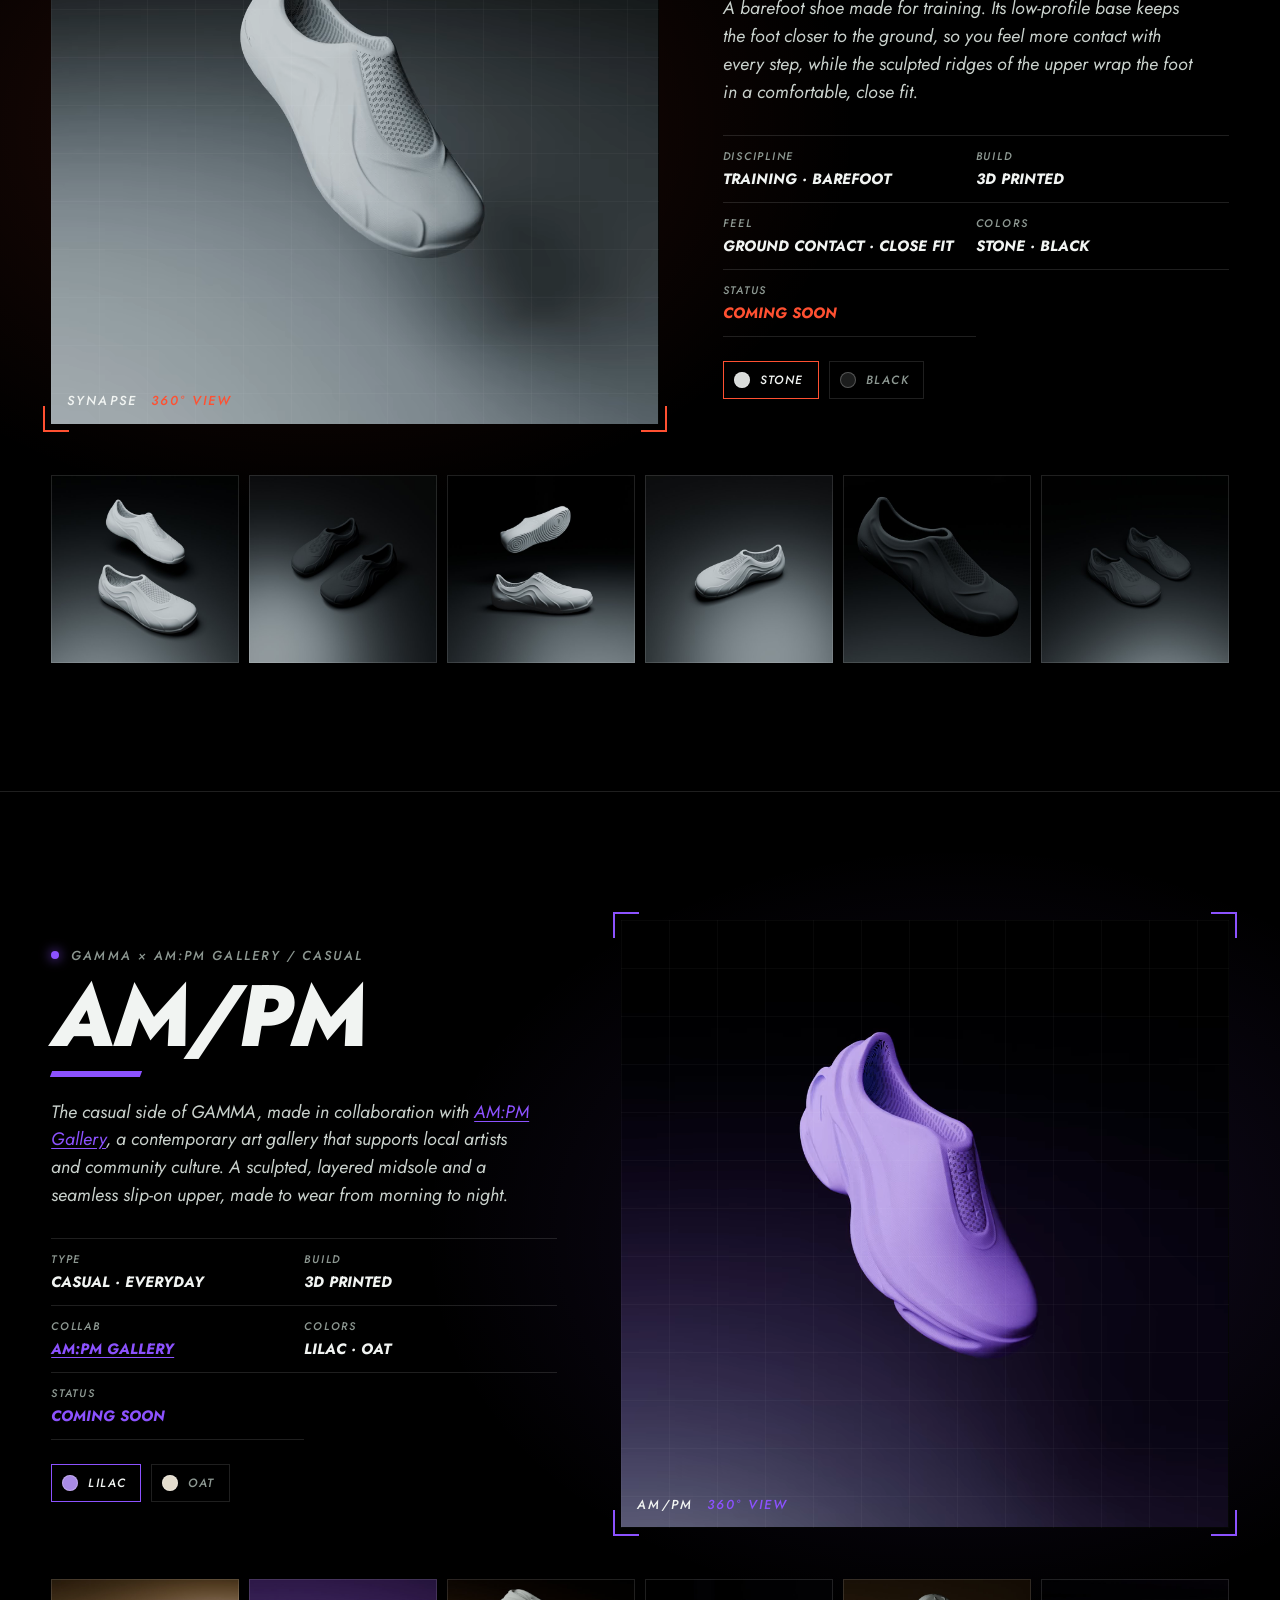
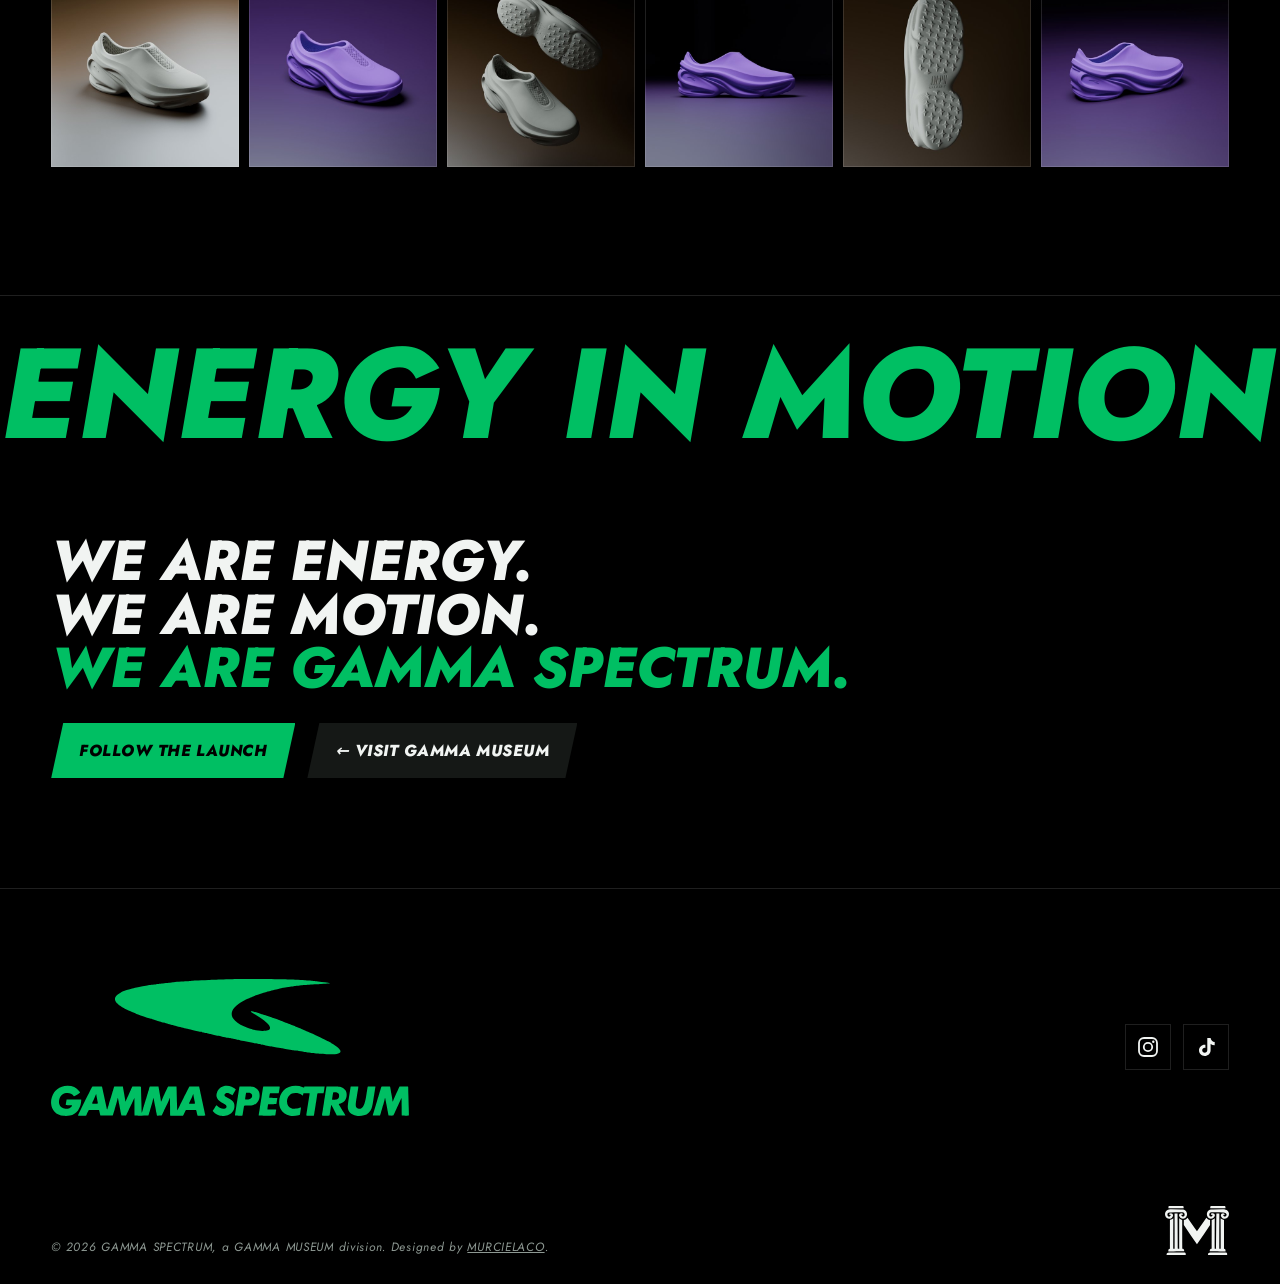
<file: Customers/Gabe-Alfortish/gamma-spectrum/index.html>
<!doctype html>
<html lang="en">
<head>
  <meta charset="utf-8">
  <meta name="viewport" content="width=device-width, initial-scale=1">
  <title>GAMMA SPECTRUM | We are Gamma Spectrum</title>
  <meta name="description" content="GAMMA SPECTRUM — the performance division of GAMMA MUSEUM. 3D printed footwear engineered for movement.">
  <meta name="theme-color" content="#000000">
  <link rel="icon" type="image/svg+xml" href="assets/svg/favicon.svg">
  <meta property="og:title" content="WE ARE GAMMA SPECTRUM">
  <meta property="og:description" content="3D printed performance footwear from GAMMA MUSEUM. MARATHON, SYNAPSE and AM/PM.">
  <meta property="og:image" content="https://spectrum.gammamuseum.studio/assets/img/og.jpg">
  <meta property="og:type" content="website">
  <link rel="preload" href="assets/fonts/jost-latin-800-italic.woff2" as="font" type="font/woff2" crossorigin>
  <link rel="stylesheet" href="styles.css">
</head>
<body>

  <div class="ticker" aria-hidden="true">
    <div class="ticker__track">
      <span>WE ARE ENERGY</span><i></i><span>WE ARE MOTION</span><i></i><span>WE ARE GAMMA SPECTRUM</span><i></i><span>3D PRINTED PERFORMANCE</span><i></i>
      <span>WE ARE ENERGY</span><i></i><span>WE ARE MOTION</span><i></i><span>WE ARE GAMMA SPECTRUM</span><i></i><span>3D PRINTED PERFORMANCE</span><i></i>
    </div>
  </div>

  <header class="nav">
    <a class="nav__brand" href="#top" aria-label="GAMMA SPECTRUM home">
      <span class="nav__mark" aria-hidden="true"></span>
      <span class="nav__word" aria-hidden="true"></span>
    </a>
    <nav class="nav__links" aria-label="Models">
      <a href="#marathon">Marathon</a>
      <a href="#synapse">Synapse</a>
      <a href="#ampm">AM/PM</a>
    </nav>
    <a class="btn-museum" href="https://www.gammamuseum.studio/">
      <span aria-hidden="true">←</span>
      <span class="btn-museum__m" aria-hidden="true"></span>
      <span class="btn-museum__label">Back to the Museum</span>
    </a>
  </header>

  <main id="top">

    <!-- HERO -->
    <section class="hero">
      <canvas class="hero__field" aria-hidden="true"></canvas>

      <div class="hero__copy">
        <button class="music-btn" type="button" data-music aria-pressed="false" aria-label="Play music">
          <span class="music-btn__icon" aria-hidden="true">
            <svg class="i-play" viewBox="0 0 24 24"><path d="M8 5.5v13a1 1 0 0 0 1.5.86l10.5-6.5a1 1 0 0 0 0-1.72L9.5 4.64A1 1 0 0 0 8 5.5z" fill="currentColor"/></svg>
            <svg class="i-pause" viewBox="0 0 24 24"><rect x="6.5" y="5" width="4" height="14" rx="1" fill="currentColor"/><rect x="13.5" y="5" width="4" height="14" rx="1" fill="currentColor"/></svg>
          </span>
          <span class="music-btn__eq" aria-hidden="true"><i></i><i></i><i></i><i></i><i></i></span>
          <span class="music-btn__label">Sound</span>
        </button>
        <p class="label">Performance <b>/</b> Innovation <b>/</b> Energy</p>
        <h1 class="hero__title">We are<br><span>Gamma Spectrum</span></h1>
        <p class="hero__sub">The performance division of GAMMA MUSEUM. 3D printed footwear, engineered for motion.</p>
        <ol class="hero__index">
          <li><a href="#marathon"><span>01</span><b>Marathon</b><em>Running</em></a></li>
          <li><a href="#synapse"><span>02</span><b>Synapse</b><em>Barefoot training</em></a></li>
          <li><a href="#ampm"><span>03</span><b>AM/PM</b><em>Casual × AM:PM Gallery</em></a></li>
        </ol>
      </div>

      <a class="stage" href="#marathon" aria-label="See Marathon">
        <img class="stage__front" src="assets/img/hero/marathon-front.webp" alt="GAMMA SPECTRUM Marathon in Stone" width="995" height="851">
        <span class="stage__shadow" aria-hidden="true"></span>
        <span class="stage__tag"><b>Marathon</b> Running <i>→</i></span>
      </a>

      <p class="hero__scroll label" aria-hidden="true">Scroll <span>↓</span></p>
    </section>

    <!-- MANIFESTO -->
    <section class="manifesto">
      <div class="manifesto__inner">
        <h2 class="manifesto__title">Engineered<br>for motion</h2>
        <div class="manifesto__text">
          <p>GAMMA SPECTRUM is the performance-focused division of GAMMA MUSEUM, created to explore the future of sport through design, technology and advanced manufacturing.</p>
          <p>Through 3D printing, every pair explores new possibilities in structure, cushioning, ventilation, traction and fit, shaped around the demands of each sport. Technology does not limit form. It expands what performance footwear can become.</p>
        </div>
      </div>
      <ul class="values">
        <li><h3>Performance</h3><p>Every product has a clear functional purpose, built around movement and physical demand.</p></li>
        <li><h3>Innovation</h3><p>Advanced design, experimentation and 3D manufacturing over conventional methods.</p></li>
        <li><h3>Adaptability</h3><p>Performance is never static. Products adapt to different bodies, movements and disciplines.</p></li>
        <li><h3>Energy</h3><p>The origin of movement, expressed through color, form, technology and human action.</p></li>
        <li><h3>Precision</h3><p>Every structure, surface and detail serves a purpose.</p></li>
        <li><h3>Evolution</h3><p>Exploring what athletic footwear can become instead of repeating established formulas.</p></li>
      </ul>
    </section>

    <!-- PRODUCTS (order: Marathon, Synapse, AM/PM) -->
    <section class="model" id="marathon" style="--c:#00BF63" data-model>
      <div class="model__info">
        <p class="label"><i class="dot"></i> Model / Running</p>
        <h2 class="model__name">Marathon</h2>
        <p class="model__lead">Built for the long run. A wave-shaped sole, open mesh panels on the upper and a streamlined shape that keeps moving forward, kilometre after kilometre.</p>
        <dl class="specs">
          <div><dt>Discipline</dt><dd>Running · Long distance</dd></div>
          <div><dt>Build</dt><dd>3D printed</dd></div>
          <div><dt>Upper</dt><dd>Open mesh side panels</dd></div>
          <div><dt>Colors</dt><dd>Stone · Black · Lilac</dd></div>
          <div><dt>Status</dt><dd class="hot">Coming soon</dd></div>
        </dl>
        <div class="colorways" role="group" aria-label="Marathon colorways">
          <button type="button" class="is-active" data-video="assets/video/marathon-white" style="--sw:#d9dcda" aria-pressed="true">Stone</button>
          <button type="button" data-video="assets/video/marathon-black" style="--sw:#1c1d1d" aria-pressed="false">Black</button>
        </div>
      </div>
      <div class="model__stage">
        <span class="corner tl"></span><span class="corner tr"></span><span class="corner bl"></span><span class="corner br"></span>
        <video muted loop playsinline autoplay preload="metadata" poster="assets/video/marathon-white.jpg" aria-label="Marathon rotating 360°">
          <source src="assets/video/marathon-white.mp4" type="video/mp4">
          <source src="assets/video/marathon-white.webm" type="video/webm">
        </video>
        <p class="model__hud label">Marathon <span>360° view</span></p>
      </div>
      <div class="strip" data-gallery>
        <button type="button" data-full="assets/img/marathon/marathon-01.jpg"><img src="assets/img/marathon/marathon-01-sm.jpg" alt="Marathon pair in Lilac" loading="lazy"></button>
        <button type="button" data-full="assets/img/marathon/marathon-02.jpg"><img src="assets/img/marathon/marathon-02-sm.jpg" alt="Marathon in Stone, floating" loading="lazy"></button>
        <button type="button" data-full="assets/img/marathon/marathon-03.jpg"><img src="assets/img/marathon/marathon-03-sm.jpg" alt="Marathon in Lilac" loading="lazy"></button>
        <button type="button" data-full="assets/img/marathon/marathon-04.jpg"><img src="assets/img/marathon/marathon-04-sm.jpg" alt="Marathon pair in Black" loading="lazy"></button>
        <button type="button" data-full="assets/img/marathon/marathon-05.jpg"><img src="assets/img/marathon/marathon-05-sm.jpg" alt="Marathon in Stone" loading="lazy"></button>
        <button type="button" data-full="assets/img/marathon/marathon-06.jpg"><img src="assets/img/marathon/marathon-06-sm.jpg" alt="Marathon pair in Lilac, floating" loading="lazy"></button>
      </div>
    </section>

    <section class="model model--flip" id="synapse" style="--c:#FF5031" data-model>
      <div class="model__info">
        <p class="label"><i class="dot"></i> Model / Barefoot training</p>
        <h2 class="model__name">Synapse</h2>
        <p class="model__lead">A barefoot shoe made for training. Its low-profile base keeps the foot closer to the ground, so you feel more contact with every step, while the sculpted ridges of the upper wrap the foot in a comfortable, close fit.</p>
        <dl class="specs">
          <div><dt>Discipline</dt><dd>Training · Barefoot</dd></div>
          <div><dt>Build</dt><dd>3D printed</dd></div>
          <div><dt>Feel</dt><dd>Ground contact · Close fit</dd></div>
          <div><dt>Colors</dt><dd>Stone · Black</dd></div>
          <div><dt>Status</dt><dd class="hot">Coming soon</dd></div>
        </dl>
        <div class="colorways" role="group" aria-label="Synapse colorways">
          <button type="button" class="is-active" data-video="assets/video/synapse-white" style="--sw:#d9dcda" aria-pressed="true">Stone</button>
          <button type="button" data-video="assets/video/synapse-black" style="--sw:#1c1d1d" aria-pressed="false">Black</button>
        </div>
      </div>
      <div class="model__stage">
        <span class="corner tl"></span><span class="corner tr"></span><span class="corner bl"></span><span class="corner br"></span>
        <video muted loop playsinline autoplay preload="metadata" poster="assets/video/synapse-white.jpg" aria-label="Synapse rotating 360°">
          <source src="assets/video/synapse-white.mp4" type="video/mp4">
          <source src="assets/video/synapse-white.webm" type="video/webm">
        </video>
        <p class="model__hud label">Synapse <span>360° view</span></p>
      </div>
      <div class="strip" data-gallery>
        <button type="button" data-full="assets/img/synapse/synapse-01.jpg"><img src="assets/img/synapse/synapse-01-sm.jpg" alt="Synapse pair in Stone" loading="lazy"></button>
        <button type="button" data-full="assets/img/synapse/synapse-02.jpg"><img src="assets/img/synapse/synapse-02-sm.jpg" alt="Synapse pair in Black" loading="lazy"></button>
        <button type="button" data-full="assets/img/synapse/synapse-03.jpg"><img src="assets/img/synapse/synapse-03-sm.jpg" alt="Synapse in Stone with outsole" loading="lazy"></button>
        <button type="button" data-full="assets/img/synapse/synapse-04.jpg"><img src="assets/img/synapse/synapse-04-sm.jpg" alt="Synapse in Stone" loading="lazy"></button>
        <button type="button" data-full="assets/img/synapse/synapse-05.jpg"><img src="assets/img/synapse/synapse-05-sm.jpg" alt="Synapse in Black, close-up" loading="lazy"></button>
        <button type="button" data-full="assets/img/synapse/synapse-06.jpg"><img src="assets/img/synapse/synapse-06-sm.jpg" alt="Synapse pair in Black" loading="lazy"></button>
      </div>
    </section>

    <section class="model" id="ampm" style="--c:#8C52FF" data-model>
      <div class="model__info">
        <p class="label"><i class="dot"></i> GAMMA × AM:PM Gallery / Casual</p>
        <h2 class="model__name">AM/PM</h2>
        <p class="model__lead">The casual side of GAMMA, made in collaboration with <a href="https://ampmgallery.com/" target="_blank" rel="noopener">AM:PM Gallery</a>, a contemporary art gallery that supports local artists and community culture. A sculpted, layered midsole and a seamless slip-on upper, made to wear from morning to night.</p>
        <dl class="specs">
          <div><dt>Type</dt><dd>Casual · Everyday</dd></div>
          <div><dt>Build</dt><dd>3D printed</dd></div>
          <div><dt>Collab</dt><dd><a href="https://ampmgallery.com/" target="_blank" rel="noopener">AM:PM Gallery</a></dd></div>
          <div><dt>Colors</dt><dd>Lilac · Oat</dd></div>
          <div><dt>Status</dt><dd class="hot">Coming soon</dd></div>
        </dl>
        <div class="colorways" role="group" aria-label="AM/PM colorways">
          <button type="button" class="is-active" data-video="assets/video/ampm-purple" style="--sw:#a98be6" aria-pressed="true">Lilac</button>
          <button type="button" data-video="assets/video/ampm-white" style="--sw:#e3dccd" aria-pressed="false">Oat</button>
        </div>
      </div>
      <div class="model__stage">
        <span class="corner tl"></span><span class="corner tr"></span><span class="corner bl"></span><span class="corner br"></span>
        <video muted loop playsinline autoplay preload="metadata" poster="assets/video/ampm-purple.jpg" aria-label="AM/PM rotating 360°">
          <source src="assets/video/ampm-purple.mp4" type="video/mp4">
          <source src="assets/video/ampm-purple.webm" type="video/webm">
        </video>
        <p class="model__hud label">AM/PM <span>360° view</span></p>
      </div>
      <div class="strip" data-gallery>
        <button type="button" data-full="assets/img/ampm/ampm-01.jpg"><img src="assets/img/ampm/ampm-01-sm.jpg" alt="AM/PM in Oat, three-quarter view" loading="lazy"></button>
        <button type="button" data-full="assets/img/ampm/ampm-02.jpg"><img src="assets/img/ampm/ampm-02-sm.jpg" alt="AM/PM in Lilac" loading="lazy"></button>
        <button type="button" data-full="assets/img/ampm/ampm-03.jpg"><img src="assets/img/ampm/ampm-03-sm.jpg" alt="AM/PM pair, outsole and upper" loading="lazy"></button>
        <button type="button" data-full="assets/img/ampm/ampm-04.jpg"><img src="assets/img/ampm/ampm-04-sm.jpg" alt="AM/PM in Lilac, side view" loading="lazy"></button>
        <button type="button" data-full="assets/img/ampm/ampm-05.jpg"><img src="assets/img/ampm/ampm-05-sm.jpg" alt="AM/PM outsole" loading="lazy"></button>
        <button type="button" data-full="assets/img/ampm/ampm-06.jpg"><img src="assets/img/ampm/ampm-06-sm.jpg" alt="AM/PM in Lilac, low angle" loading="lazy"></button>
      </div>
    </section>

    <!-- ENERGY band -->
    <section class="energy">
      <div class="energy__marquee" aria-hidden="true">
        <div class="energy__track">
          <span>Energy in motion</span><span class="o">Energy in motion</span><span>Energy in motion</span><span class="o">Energy in motion</span>
          <span>Energy in motion</span><span class="o">Energy in motion</span><span>Energy in motion</span><span class="o">Energy in motion</span>
        </div>
      </div>
      <div class="energy__body">
        <p class="energy__claim">We are energy.<br>We are motion.<br><span>We are Gamma Spectrum.</span></p>
        <div class="energy__actions">
          <a class="btn-green" href="https://instagram.com/gammamuseum" target="_blank" rel="noopener">Follow the launch</a>
          <a class="btn-line" href="https://www.gammamuseum.studio/">← Visit GAMMA MUSEUM</a>
        </div>
      </div>
    </section>
  </main>

  <footer class="footer">
    <div class="footer__top">
      <span class="footer__logo" aria-label="GAMMA SPECTRUM"></span>
      <div class="footer__social">
        <a href="https://instagram.com/gammamuseum" target="_blank" rel="noopener" aria-label="Instagram">
          <svg viewBox="0 0 24 24"><rect x="3" y="3" width="18" height="18" rx="5" fill="none" stroke="currentColor" stroke-width="1.8"/><circle cx="12" cy="12" r="4.2" fill="none" stroke="currentColor" stroke-width="1.8"/><circle cx="17.3" cy="6.7" r="1.2" fill="currentColor"/></svg>
        </a>
        <a href="https://tiktok.com/@gamma_museum" target="_blank" rel="noopener" aria-label="TikTok">
          <svg viewBox="0 0 24 24"><path fill="currentColor" d="M16.6 3c.3 2.3 1.9 3.9 4.1 4.1v3.1c-1.5 0-2.9-.4-4.1-1.2v6.2c0 3.4-2.7 5.8-5.9 5.8S5 18.6 5 15.3c0-3.4 2.9-6 6.4-5.6v3.2c-1.6-.4-3.2.7-3.2 2.4 0 1.4 1.1 2.5 2.5 2.5s2.6-1 2.6-2.7V3h3.3z"/></svg>
        </a>
      </div>
    </div>
    <div class="footer__bottom">
      <p>© 2026 GAMMA SPECTRUM, a GAMMA MUSEUM division. Designed by <a href="https://murcielaco.com/" target="_blank" rel="noopener">MURCIELACO</a>.</p>
      <a class="footer__m" href="https://www.gammamuseum.studio/" aria-label="GAMMA MUSEUM"></a>
    </div>
  </footer>

  <div class="lightbox" hidden>
    <button class="lightbox__close" type="button" aria-label="Close">×</button>
    <button class="lightbox__nav lightbox__nav--prev" type="button" aria-label="Previous">‹</button>
    <img class="lightbox__img" alt="">
    <button class="lightbox__nav lightbox__nav--next" type="button" aria-label="Next">›</button>
  </div>

  <script src="main.js" defer></script>
  <script src="music.js" defer></script>
</body>
</html>
</file>
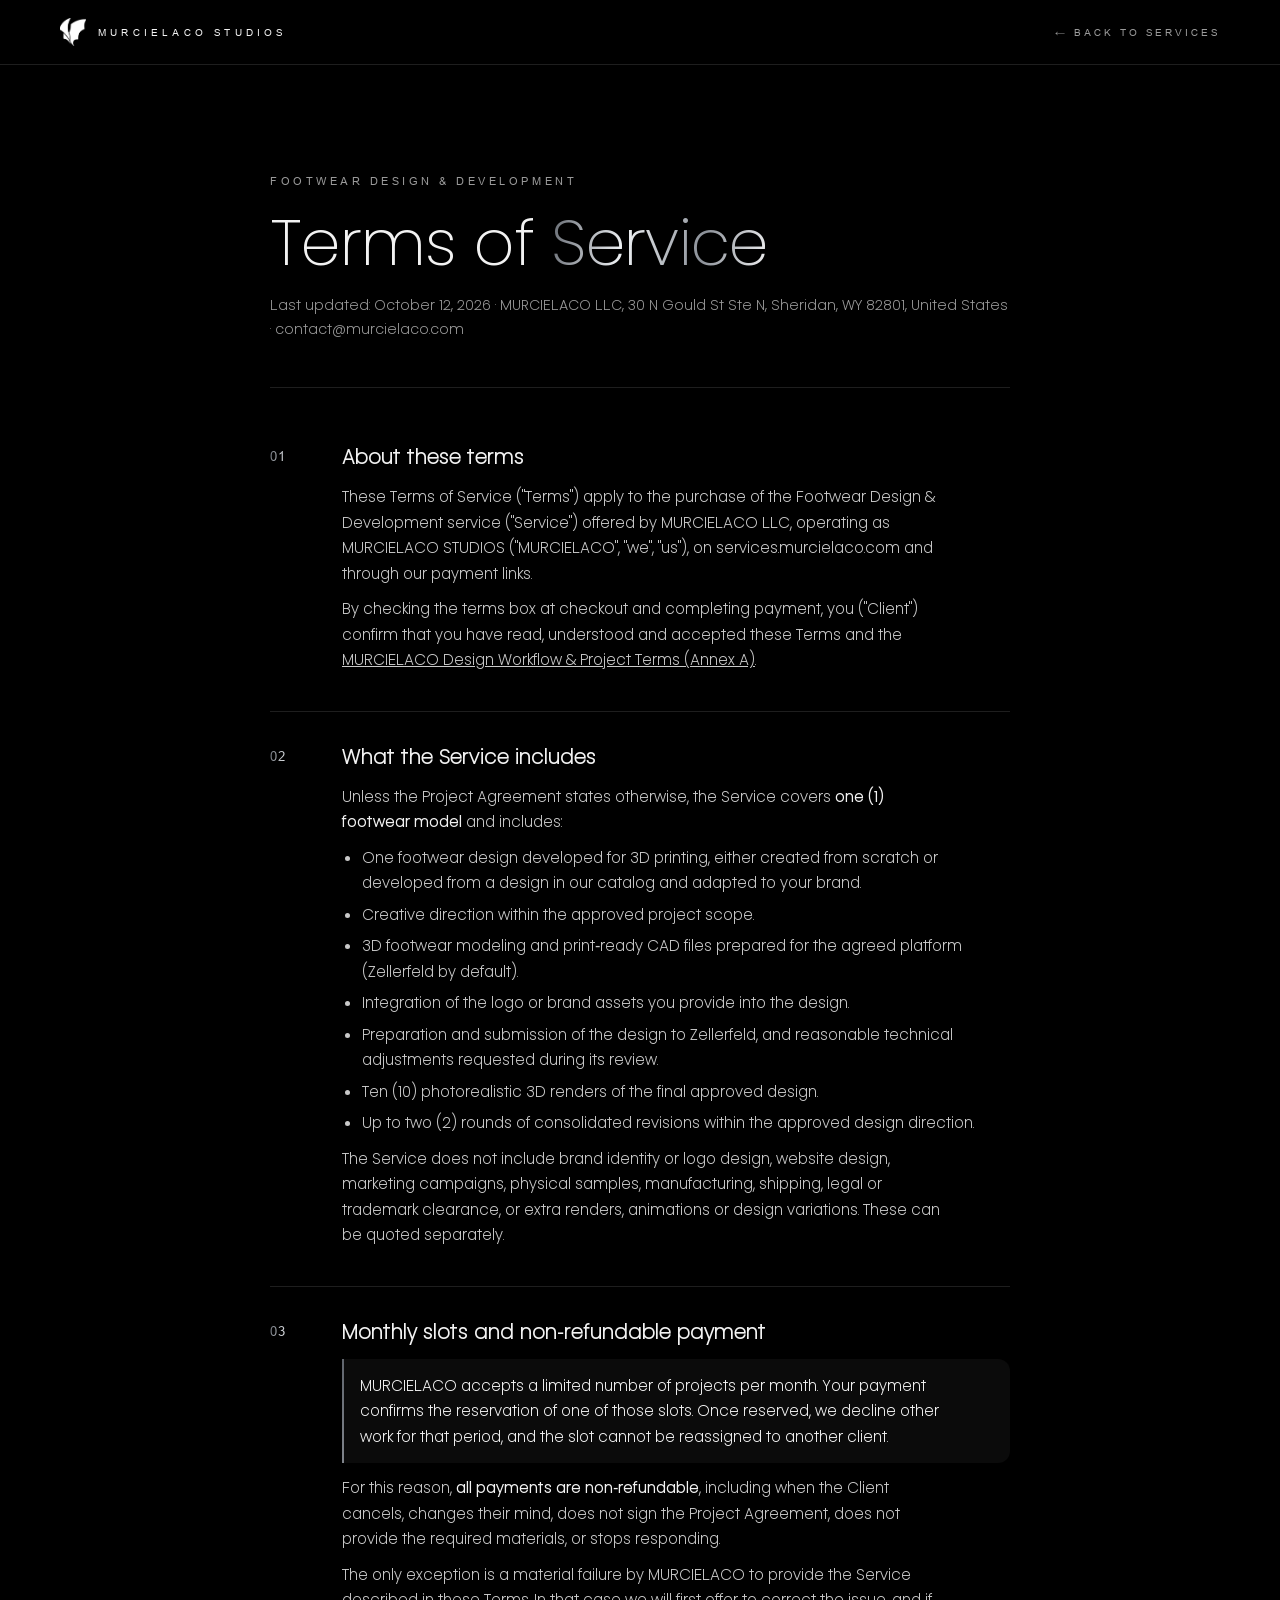
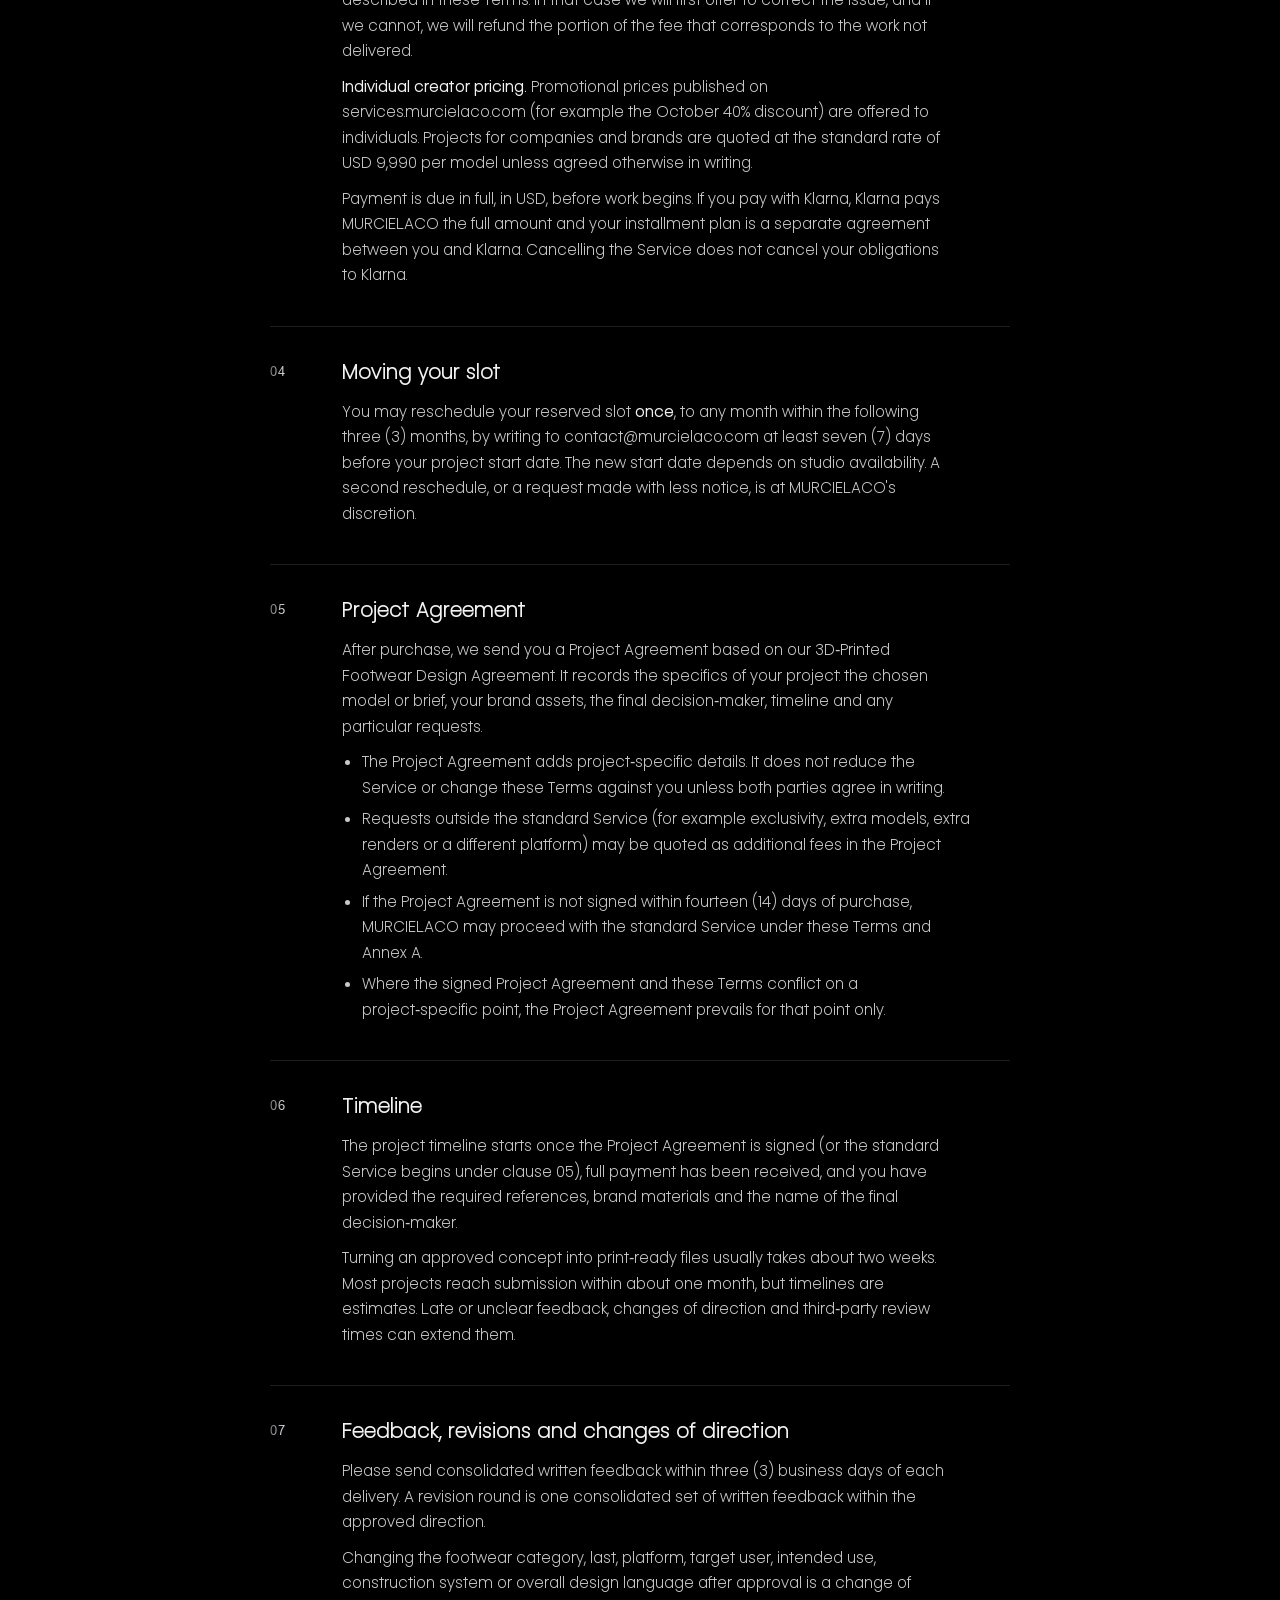
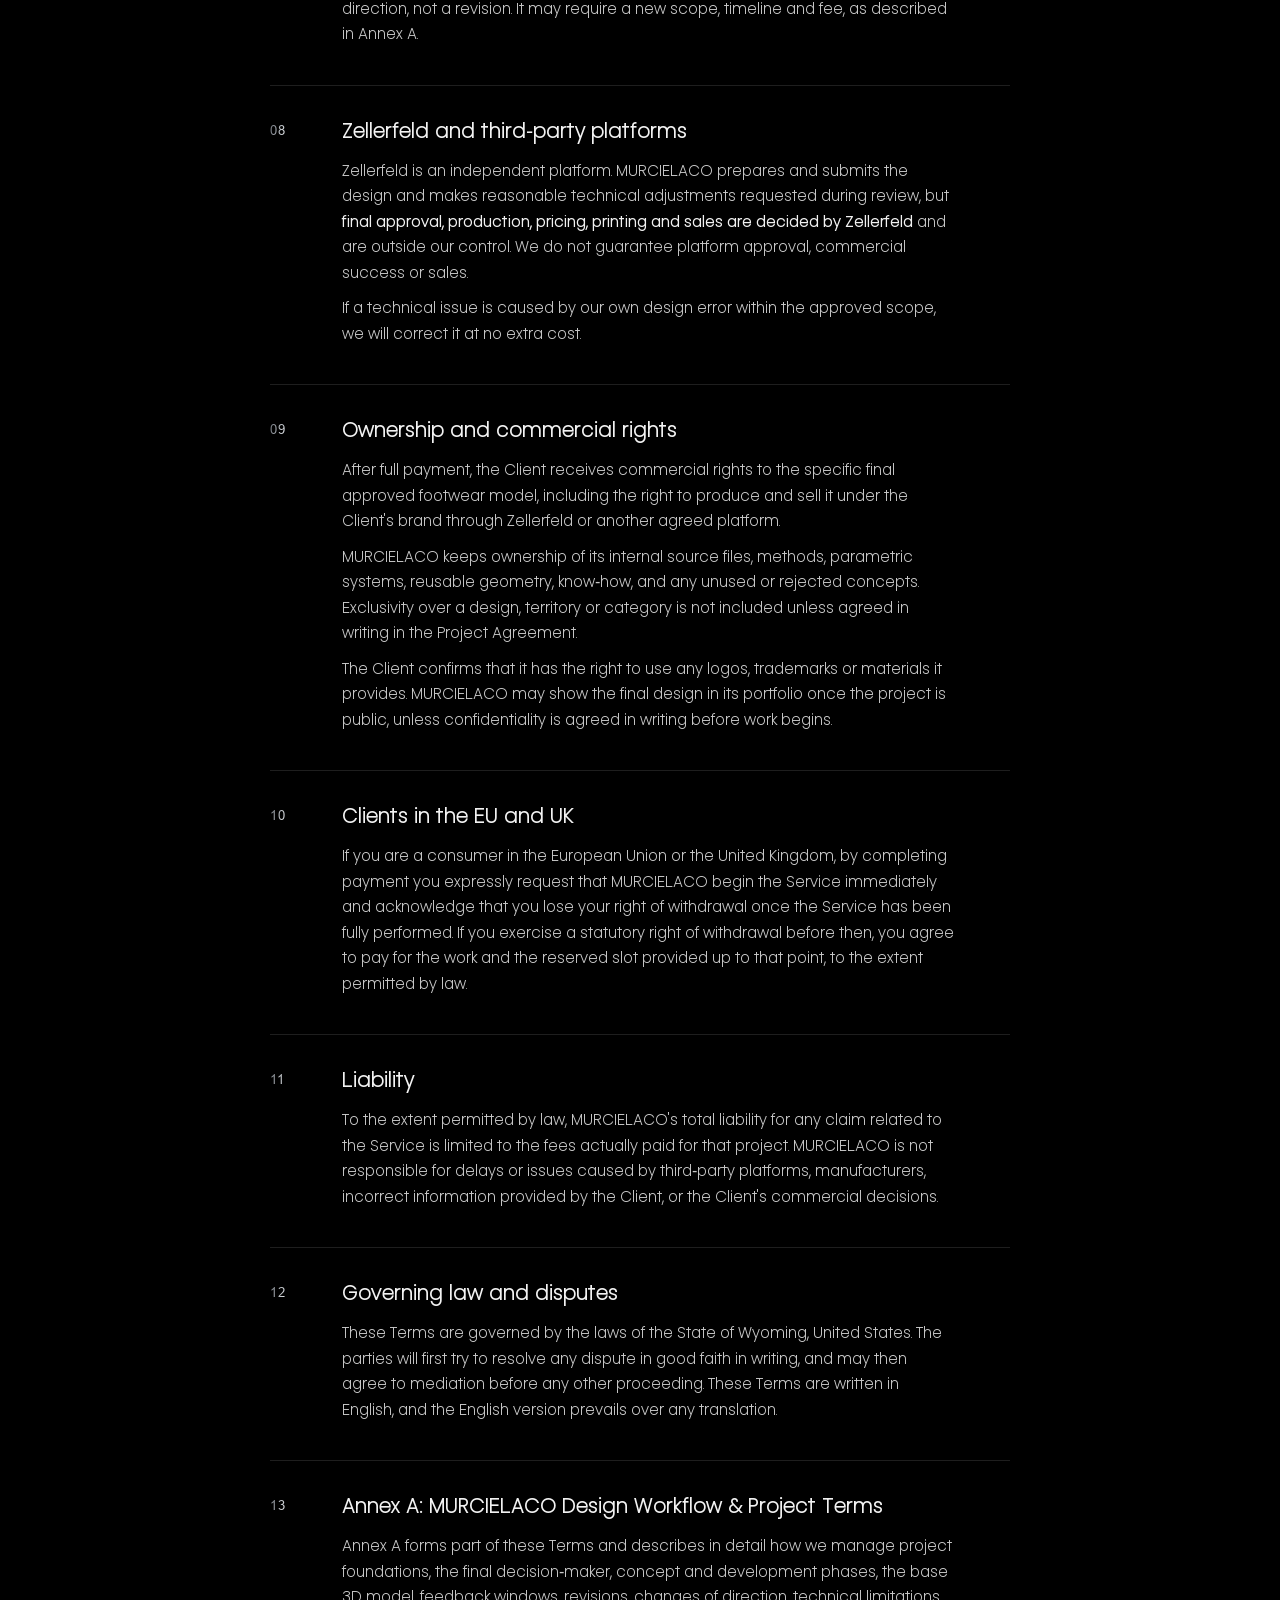
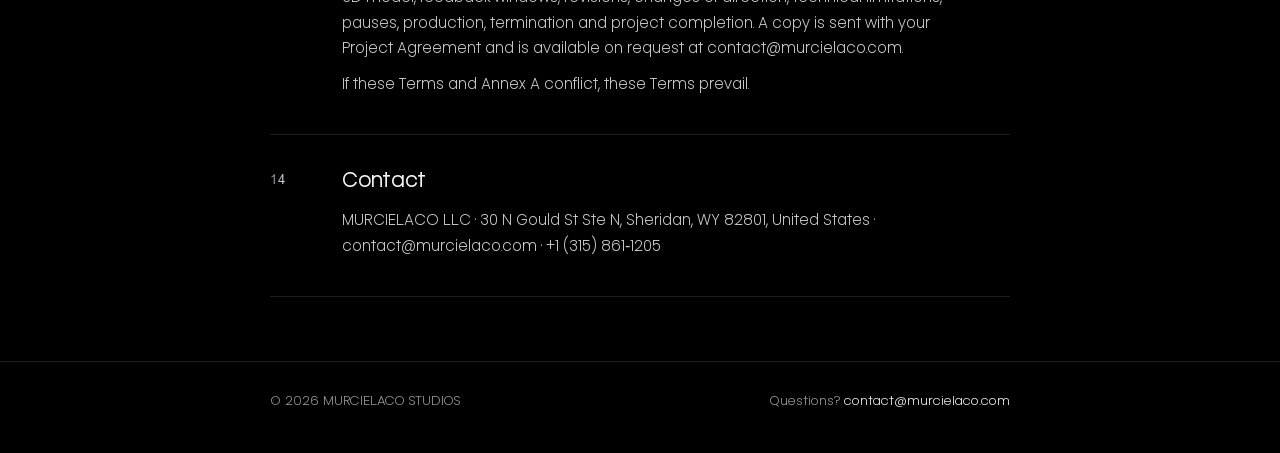
<file: terms.html>
<!doctype html>
<html lang="en">
<head>
<meta charset="utf-8">
<meta name="viewport" content="width=device-width, initial-scale=1, viewport-fit=cover">
<title>MURCIELACO STUDIOS | Terms of Service</title>
<meta property="og:title" content="MURCIELACO STUDIOS | Terms of Service">
<meta property="og:image" content="https://studios.murcielaco.com/assets/og-image.jpg">
<meta property="og:image:width" content="1200">
<meta property="og:image:height" content="630">
<meta name="twitter:card" content="summary_large_image">
<meta name="description" content="Terms of Service for the MURCIELACO STUDIOS 3D printed footwear design service.">
<link rel="icon" href="assets/logo.png">
<style>
@font-face{font-family:"Metal Bat";src:url("fonts/metal-bat-thin.woff2") format("woff2");font-weight:200;font-display:swap}
@font-face{font-family:"Metal Bat";src:url("fonts/metal-bat-light.woff2") format("woff2");font-weight:300;font-display:swap}
@font-face{font-family:"Metal Bat";src:url("fonts/metal-bat-regular.woff2") format("woff2");font-weight:400;font-display:swap}
@font-face{font-family:"Murcielaco Type";src:url("fonts/murcielaco-type-regular.woff2") format("woff2");font-weight:400;font-display:swap}
/* Layout: a single reading column on black; numbered clauses because the order is legal structure. */
:root{
  --void:#000;--hall:#0b0b0b;--line:#1e1e1e;--mist:#9a9a9a;--bone:#f2f2f2;
  --chrome:linear-gradient(100deg,#5f646c 0%,#eef1f4 12%,#8b9098 24%,#ffffff 36%,#6e737b 48%,#d9dde2 60%,#7d828a 72%,#f6f8fa 84%,#5f646c 100%);
  --display:"Metal Bat","Poppins",system-ui,sans-serif;
  --util:"Murcielaco Type","Helvetica Neue",Arial,sans-serif;
  color-scheme:dark;
}
*{box-sizing:border-box}
html{background:var(--void)}
body{margin:0;background:var(--void);color:var(--bone);font-family:var(--display);font-weight:300;font-size:16px;line-height:1.7;-webkit-font-smoothing:antialiased}
a{color:inherit}
:focus-visible{outline:2px solid #dfe3e8;outline-offset:3px}
.wrap{max-width:820px;margin-inline:auto;padding-inline:clamp(16px,4vw,40px)}
.nav{position:sticky;top:env(safe-area-inset-top,0px);z-index:5;background:rgba(0,0,0,.85);backdrop-filter:blur(12px);-webkit-backdrop-filter:blur(12px);border-bottom:1px solid var(--line)}
.nav .wrap{max-width:1240px;display:flex;align-items:center;justify-content:space-between;gap:16px;height:64px}
.brand{display:flex;align-items:center;gap:12px;text-decoration:none}
.brand img{width:26px;height:auto}
.brand span{font-family:var(--util);font-size:10px;letter-spacing:.42em}
.back{font-family:var(--util);font-size:10px;letter-spacing:.3em;text-transform:uppercase;text-decoration:none;color:var(--mist)}
.back:hover{color:var(--bone)}
header.top{padding-block:clamp(48px,8vw,96px) 32px;border-bottom:1px solid var(--line)}
.eyebrow{font-family:var(--util);font-size:11px;letter-spacing:.32em;text-transform:uppercase;color:var(--mist)}
h1{font-weight:200;font-size:clamp(36px,6vw,64px);line-height:1.05;margin:18px 0 18px;letter-spacing:-.01em}
.metal{background:var(--chrome);background-size:300% 100%;-webkit-background-clip:text;background-clip:text;color:transparent;-webkit-text-fill-color:transparent;animation:flow 7s linear infinite}
@keyframes flow{to{background-position:-300% 0}}
.meta{color:var(--mist);font-size:14px}
.summary{margin-top:32px;border:1px solid var(--line);border-radius:18px;background:var(--hall);padding:22px 24px;display:grid;gap:10px}
.summary h2{font-family:var(--util);font-weight:400;font-size:12px;letter-spacing:.24em;text-transform:uppercase;color:var(--bone);margin:0 0 4px}
.summary ul{margin:0;padding-left:18px;color:var(--mist);font-size:14.5px;display:grid;gap:6px}
.summary b{color:var(--bone);font-weight:400}
main{padding-block:24px 64px}
section.clause{display:grid;grid-template-columns:56px minmax(0,1fr);gap:8px 16px;padding-block:28px;border-bottom:1px solid var(--line)}
.num{font-family:var(--util);font-size:13px;letter-spacing:.1em;padding-top:6px;background:var(--chrome);background-size:300% 100%;-webkit-background-clip:text;background-clip:text;color:transparent;-webkit-text-fill-color:transparent;align-self:start}
.clause h2{font-weight:400;font-size:20px;margin:0 0 10px;text-wrap:balance}
.clause p,.clause li{color:#c9c9c9;font-size:15px;max-width:68ch}
.clause p{margin:0 0 10px}
.clause ul,.clause ol{margin:0 0 10px;padding-left:20px;display:grid;gap:6px}
.clause strong{color:var(--bone);font-weight:400}
.callout{border-left:2px solid;border-image:var(--chrome) 1;background:var(--hall);padding:14px 16px;border-radius:0 12px 12px 0;margin:6px 0 12px}
.callout p{margin:0;color:var(--bone)}
footer{border-top:1px solid var(--line);padding-block:28px 40px;color:var(--mist);font-size:13px}
footer .wrap{display:flex;flex-wrap:wrap;justify-content:space-between;gap:12px}
footer span.sel{color:var(--bone);user-select:all}
@media (max-width:560px){section.clause{grid-template-columns:minmax(0,1fr)}.num{padding-top:0}.brand span{letter-spacing:.24em}}
@media (prefers-reduced-motion:reduce){*{animation:none!important}}
</style>
</head>
<body>
<header class="nav">
  <div class="wrap">
    <a class="brand" href="index.html"><img src="assets/logo.png" alt=""><span>MURCIELACO STUDIOS</span></a>
    <a class="back" href="index.html">← Back to services</a>
  </div>
</header>

<div class="wrap">
  <header class="top">
    <p class="eyebrow">Footwear Design &amp; Development</p>
    <h1>Terms of <span class="metal">Service</span></h1>
    <p class="meta">Last updated: October 12, 2026 · MURCIELACO LLC, 30 N Gould St Ste N, Sheridan, WY 82801, United States · contact@murcielaco.com</p>
  </header>

  <main>
    <section class="clause" id="agreement">
      <span class="num">01</span>
      <div>
        <h2>About these terms</h2>
        <p>These Terms of Service ("Terms") apply to the purchase of the Footwear Design &amp; Development service ("Service") offered by MURCIELACO LLC, operating as MURCIELACO STUDIOS ("MURCIELACO", "we", "us"), on services.murcielaco.com and through our payment links.</p>
        <p>By checking the terms box at checkout and completing payment, you ("Client") confirm that you have read, understood and accepted these Terms and the <a href="#annex">MURCIELACO Design Workflow &amp; Project Terms (Annex A)</a>.</p>
      </div>
    </section>

    <section class="clause" id="service">
      <span class="num">02</span>
      <div>
        <h2>What the Service includes</h2>
        <p>Unless the Project Agreement states otherwise, the Service covers <strong>one (1) footwear model</strong> and includes:</p>
        <ul>
          <li>One footwear design developed for 3D printing, either created from scratch or developed from a design in our catalog and adapted to your brand.</li>
          <li>Creative direction within the approved project scope.</li>
          <li>3D footwear modeling and print‑ready CAD files prepared for the agreed platform (Zellerfeld by default).</li>
          <li>Integration of the logo or brand assets you provide into the design.</li>
          <li>Preparation and submission of the design to Zellerfeld, and reasonable technical adjustments requested during its review.</li>
          <li>Ten (10) photorealistic 3D renders of the final approved design.</li>
          <li>Up to two (2) rounds of consolidated revisions within the approved design direction.</li>
        </ul>
        <p>The Service does not include brand identity or logo design, website design, marketing campaigns, physical samples, manufacturing, shipping, legal or trademark clearance, or extra renders, animations or design variations. These can be quoted separately.</p>
      </div>
    </section>

    <section class="clause" id="slots">
      <span class="num">03</span>
      <div>
        <h2>Monthly slots and non‑refundable payment</h2>
        <div class="callout"><p>MURCIELACO accepts a limited number of projects per month. Your payment confirms the reservation of one of those slots. Once reserved, we decline other work for that period, and the slot cannot be reassigned to another client.</p></div>
        <p>For this reason, <strong>all payments are non‑refundable</strong>, including when the Client cancels, changes their mind, does not sign the Project Agreement, does not provide the required materials, or stops responding.</p>
        <p>The only exception is a material failure by MURCIELACO to provide the Service described in these Terms. In that case we will first offer to correct the issue, and if we cannot, we will refund the portion of the fee that corresponds to the work not delivered.</p>
        <p><strong>Individual creator pricing.</strong> Promotional prices published on services.murcielaco.com (for example the October 40% discount) are offered to individuals. Projects for companies and brands are quoted at the standard rate of USD 9,990 per model unless agreed otherwise in writing.</p>
        <p>Payment is due in full, in USD, before work begins. If you pay with Klarna, Klarna pays MURCIELACO the full amount and your installment plan is a separate agreement between you and Klarna. Cancelling the Service does not cancel your obligations to Klarna.</p>
      </div>
    </section>

    <section class="clause" id="reschedule">
      <span class="num">04</span>
      <div>
        <h2>Moving your slot</h2>
        <p>You may reschedule your reserved slot <strong>once</strong>, to any month within the following three (3) months, by writing to contact@murcielaco.com at least seven (7) days before your project start date. The new start date depends on studio availability. A second reschedule, or a request made with less notice, is at MURCIELACO's discretion.</p>
      </div>
    </section>

    <section class="clause" id="project-agreement">
      <span class="num">05</span>
      <div>
        <h2>Project Agreement</h2>
        <p>After purchase, we send you a Project Agreement based on our 3D‑Printed Footwear Design Agreement. It records the specifics of your project: the chosen model or brief, your brand assets, the final decision‑maker, timeline and any particular requests.</p>
        <ul>
          <li>The Project Agreement adds project‑specific details. It does not reduce the Service or change these Terms against you unless both parties agree in writing.</li>
          <li>Requests outside the standard Service (for example exclusivity, extra models, extra renders or a different platform) may be quoted as additional fees in the Project Agreement.</li>
          <li>If the Project Agreement is not signed within fourteen (14) days of purchase, MURCIELACO may proceed with the standard Service under these Terms and Annex A.</li>
          <li>Where the signed Project Agreement and these Terms conflict on a project‑specific point, the Project Agreement prevails for that point only.</li>
        </ul>
      </div>
    </section>

    <section class="clause" id="timeline">
      <span class="num">06</span>
      <div>
        <h2>Timeline</h2>
        <p>The project timeline starts once the Project Agreement is signed (or the standard Service begins under clause 05), full payment has been received, and you have provided the required references, brand materials and the name of the final decision‑maker.</p>
        <p>Turning an approved concept into print‑ready files usually takes about two weeks. Most projects reach submission within about one month, but timelines are estimates. Late or unclear feedback, changes of direction and third‑party review times can extend them.</p>
      </div>
    </section>

    <section class="clause" id="revisions">
      <span class="num">07</span>
      <div>
        <h2>Feedback, revisions and changes of direction</h2>
        <p>Please send consolidated written feedback within three (3) business days of each delivery. A revision round is one consolidated set of written feedback within the approved direction.</p>
        <p>Changing the footwear category, last, platform, target user, intended use, construction system or overall design language after approval is a change of direction, not a revision. It may require a new scope, timeline and fee, as described in Annex A.</p>
      </div>
    </section>

    <section class="clause" id="zellerfeld">
      <span class="num">08</span>
      <div>
        <h2>Zellerfeld and third‑party platforms</h2>
        <p>Zellerfeld is an independent platform. MURCIELACO prepares and submits the design and makes reasonable technical adjustments requested during review, but <strong>final approval, production, pricing, printing and sales are decided by Zellerfeld</strong> and are outside our control. We do not guarantee platform approval, commercial success or sales.</p>
        <p>If a technical issue is caused by our own design error within the approved scope, we will correct it at no extra cost.</p>
      </div>
    </section>

    <section class="clause" id="rights">
      <span class="num">09</span>
      <div>
        <h2>Ownership and commercial rights</h2>
        <p>After full payment, the Client receives commercial rights to the specific final approved footwear model, including the right to produce and sell it under the Client's brand through Zellerfeld or another agreed platform.</p>
        <p>MURCIELACO keeps ownership of its internal source files, methods, parametric systems, reusable geometry, know‑how, and any unused or rejected concepts. Exclusivity over a design, territory or category is not included unless agreed in writing in the Project Agreement.</p>
        <p>The Client confirms that it has the right to use any logos, trademarks or materials it provides. MURCIELACO may show the final design in its portfolio once the project is public, unless confidentiality is agreed in writing before work begins.</p>
      </div>
    </section>

    <section class="clause" id="consumers">
      <span class="num">10</span>
      <div>
        <h2>Clients in the EU and UK</h2>
        <p>If you are a consumer in the European Union or the United Kingdom, by completing payment you expressly request that MURCIELACO begin the Service immediately and acknowledge that you lose your right of withdrawal once the Service has been fully performed. If you exercise a statutory right of withdrawal before then, you agree to pay for the work and the reserved slot provided up to that point, to the extent permitted by law.</p>
      </div>
    </section>

    <section class="clause" id="liability">
      <span class="num">11</span>
      <div>
        <h2>Liability</h2>
        <p>To the extent permitted by law, MURCIELACO's total liability for any claim related to the Service is limited to the fees actually paid for that project. MURCIELACO is not responsible for delays or issues caused by third‑party platforms, manufacturers, incorrect information provided by the Client, or the Client's commercial decisions.</p>
      </div>
    </section>

    <section class="clause" id="law">
      <span class="num">12</span>
      <div>
        <h2>Governing law and disputes</h2>
        <p>These Terms are governed by the laws of the State of Wyoming, United States. The parties will first try to resolve any dispute in good faith in writing, and may then agree to mediation before any other proceeding. These Terms are written in English, and the English version prevails over any translation.</p>
      </div>
    </section>

    <section class="clause" id="annex">
      <span class="num">13</span>
      <div>
        <h2>Annex A: MURCIELACO Design Workflow &amp; Project Terms</h2>
        <p>Annex A forms part of these Terms and describes in detail how we manage project foundations, the final decision‑maker, concept and development phases, the base 3D model, feedback windows, revisions, changes of direction, technical limitations, pauses, production, termination and project completion. A copy is sent with your Project Agreement and is available on request at contact@murcielaco.com.</p>
        <p>If these Terms and Annex A conflict, these Terms prevail.</p>
      </div>
    </section>

    <section class="clause" id="contact">
      <span class="num">14</span>
      <div>
        <h2>Contact</h2>
        <p>MURCIELACO LLC · 30 N Gould St Ste N, Sheridan, WY 82801, United States · contact@murcielaco.com · +1 (315) 861‑1205</p>
      </div>
    </section>
  </main>
</div>

<footer>
  <div class="wrap">
    <span>© 2026 MURCIELACO STUDIOS</span>
    <span>Questions? <span class="sel">contact@murcielaco.com</span></span>
  </div>
</footer>
</body>
</html>
</file>
<file: Customers/Gabe-Alfortish/gamma-kids/styles.css>
/* =========================================================
   GAMMA KIDS — styles
   Palette: bubblegum pinks + toy-block primaries
   ========================================================= */
/* Self-hosted fonts (OFL) */
@font-face { font-family: "Fredoka"; src: url(assets/fonts/fredoka-latin-500-normal.woff2) format("woff2"); font-weight: 500; font-style: normal; font-display: swap; }
@font-face { font-family: "Fredoka"; src: url(assets/fonts/fredoka-latin-600-normal.woff2) format("woff2"); font-weight: 600; font-style: normal; font-display: swap; }
@font-face { font-family: "Fredoka"; src: url(assets/fonts/fredoka-latin-700-normal.woff2) format("woff2"); font-weight: 700; font-style: normal; font-display: swap; }
@font-face { font-family: "Space Grotesk"; src: url(assets/fonts/space-grotesk-latin-400-normal.woff2) format("woff2"); font-weight: 400; font-style: normal; font-display: swap; }
@font-face { font-family: "Space Grotesk"; src: url(assets/fonts/space-grotesk-latin-500-normal.woff2) format("woff2"); font-weight: 500; font-style: normal; font-display: swap; }
@font-face { font-family: "Space Grotesk"; src: url(assets/fonts/space-grotesk-latin-600-normal.woff2) format("woff2"); font-weight: 600; font-style: normal; font-display: swap; }
@font-face { font-family: "Fraunces"; src: url(assets/fonts/fraunces-latin-opsz-normal.woff2) format("woff2"); font-weight: 100 900; font-style: normal; font-display: swap; }
@font-face { font-family: "Fraunces"; src: url(assets/fonts/fraunces-latin-opsz-italic.woff2) format("woff2"); font-weight: 100 900; font-style: italic; font-display: swap; }

:root {
  --pink-50: #fff3f8;
  --pink-100: #ffe1ee;
  --pink-200: #ffc4de;
  --pink-400: #ff8cc2;
  --pink-500: #ff5fa8;
  --pink-600: #f03d8f;
  --berry: #3a0b2e;
  --berry-2: #6b1d55;
  --yellow: #ffd23f;
  --sky: #6ec6ff;
  --mint: #7be0ad;
  --lilac: #b79cff;
  --orange: #ff8a3d;
  --white: #ffffff;

  --f-display: "Fredoka", "Space Grotesk", system-ui, sans-serif;
  --f-serif: "Fraunces", Georgia, serif;
  --f-body: "Space Grotesk", system-ui, sans-serif;

  --radius: 22px;
  --gutter: clamp(16px, 4vw, 56px);
}

*, *::before, *::after { box-sizing: border-box; }
html { scroll-behavior: smooth; }
body {
  margin: 0;
  font-family: var(--f-body);
  color: var(--berry);
  background: var(--pink-100);
  -webkit-font-smoothing: antialiased;
  overflow-x: hidden;
}
img { display: block; max-width: 100%; }
a { color: inherit; }
button { font: inherit; color: inherit; }

/* ---------- Ticker ---------- */
.ticker {
  background: var(--berry);
  color: var(--pink-100);
  overflow: hidden;
  white-space: nowrap;
  font-family: var(--f-display);
  font-weight: 600;
  font-size: 13px;
  letter-spacing: .14em;
  padding: 9px 0;
}
.ticker__track { display: inline-flex; align-items: center; gap: 22px; animation: marquee 28s linear infinite; }
.ticker__track span { line-height: 1; }
.ticker__track i { font-style: normal; color: var(--pink-500); line-height: 1; display: inline-block; font-size: 12px; transform: translateY(0.02em); }
@keyframes marquee { to { transform: translateX(-50%); } }

/* ---------- Nav ---------- */
.nav {
  position: sticky; top: 0; z-index: 40;
  display: flex; align-items: center; justify-content: space-between; gap: 16px;
  padding: 14px var(--gutter);
  background: color-mix(in srgb, var(--pink-100) 82%, transparent);
  backdrop-filter: blur(12px);
  -webkit-backdrop-filter: blur(12px);
}
.nav__brand { display: flex; align-items: center; gap: 10px; text-decoration: none; }
.nav__gamma { height: 22px; width: auto; filter: brightness(0) saturate(100%) invert(9%) sepia(40%) saturate(3500%) hue-rotate(295deg); }
.nav__kids {
  font-family: var(--f-display); font-weight: 700; font-size: 15px; letter-spacing: .08em;
  background: var(--pink-500); color: #fff; padding: 4px 10px 3px; border-radius: 999px;
  transform: rotate(-4deg);
}
.nav__links { display: flex; align-items: center; gap: 28px; font-family: var(--f-display); font-weight: 600; font-size: 16px; }
.nav__links a { text-decoration: none; position: relative; line-height: 1.2; }
.nav__links a::after {
  content: ""; position: absolute; left: 0; right: 0; bottom: -4px; height: 3px; border-radius: 3px;
  background: var(--pink-500); transform: scaleX(0); transition: transform .25s ease;
}
.nav__links a:hover::after { transform: scaleX(1); }

.btn-museum {
  display: inline-flex; align-items: center; gap: 8px;
  text-decoration: none; font-weight: 600; font-size: 14px;
  padding: 9px 16px 9px 12px; border-radius: 999px;
  background: var(--berry); color: #fff;
  box-shadow: 0 4px 0 var(--pink-600);
  transition: transform .15s ease, box-shadow .15s ease;
}
.btn-museum:hover { transform: translateY(2px); box-shadow: 0 2px 0 var(--pink-600); }
.btn-museum__m {
  width: 22px; height: 18px; background: currentColor;
  -webkit-mask: url(assets/svg/m.svg) center / contain no-repeat;
          mask: url(assets/svg/m.svg) center / contain no-repeat;
}
.btn-museum__arrow { font-size: 16px; }

/* ---------- Hero ---------- */
.hero {
  position: relative;
  height: max(720px, min(calc(100svh - 100px), 64vw));
  padding: clamp(24px, 4vw, 56px) var(--gutter) 0;
  background: linear-gradient(#fff3f8, var(--pink-100) 45%);
  overflow: hidden;
  display: flex; flex-direction: column;
}
.eyebrow {
  margin: 0 0 10px; font-family: var(--f-serif); font-style: italic; font-weight: 300;
  font-size: clamp(16px, 1.6vw, 20px); color: var(--berry-2);
}
.hero__copy { position: relative; z-index: 5; max-width: 900px; }
.music-btn {
  display: inline-flex; align-items: center; gap: 10px; margin: 0 0 16px; padding: 0;
  border: 0; background: none; cursor: pointer; color: var(--berry);
  font-family: var(--f-display); font-weight: 600; font-size: 14px; letter-spacing: .06em; text-transform: uppercase;
}
.music-btn__icon {
  display: grid; place-items: center; width: 38px; height: 38px; border-radius: 50%;
  background: var(--pink-500); color: #fff; box-shadow: 0 3px 0 var(--berry);
  transition: transform .15s, box-shadow .15s;
}
.music-btn__icon svg { width: 18px; height: 18px; grid-area: 1 / 1; }
.music-btn .i-pause, .music-btn.is-playing .i-play { display: none; }
.music-btn.is-playing .i-pause { display: block; }
.music-btn:hover .music-btn__icon { transform: translateY(2px); box-shadow: 0 1px 0 var(--berry); }
.music-btn:focus-visible { outline: none; }
.music-btn:focus-visible .music-btn__icon { outline: 3px solid var(--yellow); outline-offset: 2px; }
.music-btn__eq { display: inline-flex; align-items: flex-end; gap: 3px; height: 16px; }
.music-btn__eq i { width: 3px; height: 4px; border-radius: 2px; background: var(--pink-500); }
.music-btn.is-playing .music-btn__eq i { animation: eq .9s ease-in-out infinite; }
.music-btn.is-playing .music-btn__eq i:nth-child(2) { animation-delay: -.3s; }
.music-btn.is-playing .music-btn__eq i:nth-child(3) { animation-delay: -.6s; }
.music-btn.is-playing .music-btn__eq i:nth-child(4) { animation-delay: -.15s; }
@keyframes eq { 0%, 100% { height: 4px; } 50% { height: 16px; } }
.hero__title {
  margin: 0; line-height: .86; display: flex; flex-wrap: wrap; align-items: baseline; gap: 0 .04em;
  font-family: var(--f-display); font-weight: 700;
  font-size: clamp(60px, 10vw, 150px); letter-spacing: -.01em;
}
.ht { display: inline-block; color: var(--pink-500); text-shadow: 0 .05em 0 var(--berry); animation: hop 3.2s ease-in-out infinite; }
.ht--2 { color: var(--yellow); animation-delay: .15s; }
.ht--3 { color: var(--sky); animation-delay: .3s; }
.ht--4 { color: var(--mint); animation-delay: .45s; }
.ht--5 { color: var(--lilac); animation-delay: .6s; }
@keyframes hop { 0%, 70%, 100% { transform: translateY(0) rotate(0); } 80% { transform: translateY(-.08em) rotate(-3deg); } 90% { transform: translateY(0) rotate(2deg); } }
.hero__title-kids {
  font-family: var(--f-serif); font-weight: 300; font-style: italic; color: var(--berry);
  font-size: .62em; margin-left: .12em; letter-spacing: 0;
}
.hero__sub { margin: 18px 0 0; max-width: 460px; font-size: clamp(15px, 1.4vw, 18px); line-height: 1.5; }

/* Sticker */
.sticker {
  position: absolute; z-index: 6;
  top: clamp(20px, 6vw, 70px); right: clamp(16px, 6vw, 90px);
  width: clamp(104px, 13vw, 170px); aspect-ratio: 1;
  display: grid; place-items: center; text-decoration: none;
  background: var(--pink-500); border-radius: 50%;
  box-shadow: 0 8px 0 var(--berry);
  transform: rotate(-10deg);
}
.sticker__ring { position: absolute; inset: 0; width: 100%; height: 100%; animation: spin 16s linear infinite; }
.sticker__ring text { font-family: var(--f-display); font-weight: 700; font-size: 17px; fill: #fff; }
.sticker__core {
  font-family: var(--f-display); font-weight: 700; color: var(--berry);
  background: var(--yellow); border-radius: 50%;
  width: 46%; aspect-ratio: 1; display: grid; place-items: center;
  font-size: clamp(14px, 1.6vw, 22px);
}
@keyframes spin { to { transform: rotate(360deg); } }

/* Scene — a foam play mat seen from above; the pairs lie on it, toys scattered around */
.scene { position: absolute; inset: 0; z-index: 1; --u: clamp(38px, 5.1vw, 82px); }

/* Foam play mat in perspective: tiles recede toward the top, matching the shoes' top-down camera */
.mat {
  --tile: clamp(110px, 11vw, 170px);
  position: absolute; z-index: 0; pointer-events: none;
  left: -80%; right: -80%; top: -60%; bottom: -4%;
  transform-origin: 50% 100%;
  transform: perspective(1200px) rotateX(46deg);
  background-color: #ffe3ef;
  background-image:
    conic-gradient(#ffcbe1 0 25%, transparent 0 50%, #ffcbe1 0 75%, transparent 0);
  background-size: calc(var(--tile) * 2) calc(var(--tile) * 2);
  background-position: 50% 100%;
  -webkit-mask-image: linear-gradient(to top, #000 62%, rgba(0,0,0,.55) 78%, transparent 92%);
          mask-image: linear-gradient(to top, #000 62%, rgba(0,0,0,.55) 78%, transparent 92%);
}
.mat::after {
  /* soft light from above, slightly darker toward the viewer */
  content: ""; position: absolute; inset: 0;
  background: radial-gradient(60% 50% at 50% 40%, rgba(255,255,255,.45), transparent 70%),
              linear-gradient(to bottom, transparent 60%, rgba(240,61,143,.10));
}

.pairs { position: absolute; inset: 0; z-index: 3; pointer-events: none; }
.pair {
  position: absolute; display: block; text-decoration: none; pointer-events: auto;
  width: clamp(220px, 26vw, 420px);
  animation: settle .9s cubic-bezier(.3,1.4,.5,1) both;
}
.pair--lambo     { left: 3%;  top: 49%; animation-delay: .15s; }
.pair--magma     { left: 35%; top: 41%; width: clamp(200px, 24vw, 390px); animation-delay: .3s; }
.pair--squirrels { left: 64%; top: 53%; width: clamp(230px, 28vw, 440px); animation-delay: .45s; }
.pair img {
  width: 100%; height: auto;
  filter: drop-shadow(0 10px 7px rgba(58, 11, 46, .32));
  transition: transform .45s cubic-bezier(.3,1.6,.5,1), filter .45s ease;
}
.pair:hover img, .pair:focus-visible img {
  transform: translateY(-26px) rotate(-2deg) scale(1.05);
  filter: drop-shadow(0 46px 22px rgba(58, 11, 46, .2));
}
.pair:focus-visible { outline: none; }
.pair__tag {
  position: absolute; left: 50%; bottom: -6px; translate: -50% 0;
  display: inline-flex; align-items: center; gap: 8px; white-space: nowrap;
  font-family: var(--f-display); font-weight: 600; font-size: clamp(12px, 1.1vw, 15px);
  background: #fff; color: var(--berry); padding: 5px 14px 5px 5px; border-radius: 999px;
  box-shadow: 0 3px 0 var(--berry);
  transition: background .25s, color .25s, transform .35s cubic-bezier(.3,1.6,.5,1);
}
.pair__tag b {
  display: grid; place-items: center; width: 22px; height: 22px; border-radius: 7px;
  background: var(--pink-500); color: #fff; font-weight: 700; font-size: 13px;
}
.pair:hover .pair__tag, .pair:focus-visible .pair__tag { background: var(--berry); color: #fff; transform: translateY(4px); }
@keyframes settle { from { opacity: 0; transform: translateY(-40px) scale(.96); } to { opacity: 1; transform: none; } }

/* CSS 3D toy block */
.cube {
  --size: 60px;
  --d: calc(var(--size) / 2);
  position: relative; width: var(--size); height: var(--size);
  transform-style: preserve-3d;
  transform: rotateX(-16deg) rotateY(-30deg);
}
.cube b {
  position: absolute; inset: 0; display: grid; place-items: center;
  font-family: var(--f-display); font-weight: 700; font-style: normal;
  font-size: calc(var(--size) * .58); line-height: 1; color: #fff;
  background: var(--c);
  border-radius: calc(var(--size) * .1);
  box-shadow: inset 0 0 0 calc(var(--size) * .06) color-mix(in srgb, var(--c) 70%, #fff),
              inset 0 0 0 calc(var(--size) * .085) color-mix(in srgb, var(--c) 82%, #000);
  text-shadow: 0 calc(var(--size) * .03) 0 color-mix(in srgb, var(--c) 60%, #000);
  backface-visibility: hidden;
}
.cube .f { transform: translateZ(var(--d)); }
.cube .r { transform: rotateY(90deg) translateZ(var(--d)); filter: brightness(.86); font-size: calc(var(--size) * .46); }
.cube .t { transform: rotateX(90deg) translateZ(var(--d)); filter: brightness(1.08); }
.cube .t::after { content: "★"; font-size: calc(var(--size) * .4); color: rgba(255,255,255,.9); text-shadow: none; }

/* Toys lying on the mat */
.toys { position: absolute; inset: 0; z-index: 2; }
.toy {
  position: absolute; left: var(--x); top: var(--y);
  width: calc(var(--u) * var(--k, 1));
  filter: drop-shadow(0 5px 3px rgba(58, 11, 46, .28));
  transform: rotate(var(--r, 0deg));
}
.toy.mini { width: auto; filter: drop-shadow(0 6px 4px rgba(58, 11, 46, .25)); }
.mini .cube { --size: calc(var(--u) * var(--k, 1) * .78); }
.toy:hover { animation: wiggle .6s ease both !important; }
@keyframes wiggle {
  0%, 100% { transform: rotate(var(--r, 0deg)); }
  30% { transform: rotate(calc(var(--r, 0deg) + 14deg)) translateY(-6px); }
  60% { transform: rotate(calc(var(--r, 0deg) - 10deg)); }
}

/* positions (desktop) */
.c1 { --x: 27%; --y: 85%; --k: 1;   --r: 18deg; }
.c2 { --x: 31%; --y: 72%; --k: .75; --r: -14deg; }
.c3 { --x: 92%; --y: 36%; --k: 1;   --r: 8deg; }
.c4 { --x: 62%; --y: 30%; --k: .8;  --r: -22deg; }
.c5 { --x: 1%;  --y: 86%; --k: .9;  --r: 30deg; }
.c6 { --x: 57%; --y: 87%; --k: .8;  --r: -8deg; }
.c7 { --x: 90%; --y: 88%; --k: .85; --r: 22deg; }
.t-ball  { --x: 77%; --y: 33%; --k: 1.15; --r: 20deg; }
.t-ball2 { --x: 27%; --y: 46%; --k: .6;  }
.t-ball3 { --x: 95%; --y: 63%; --k: .55; --r: 40deg; }
.t-cr1 { --x: 15%; --y: 93%; --k: 1.6; --r: -24deg; }
.t-cr2 { --x: 44%; --y: 92%; --k: 1.5; --r: 10deg; }
.t-cr3 { --x: 60%; --y: 46%; --k: 1.3; --r: 74deg; }
.t-cr4 { --x: 77%; --y: 91%; --k: 1.5; --r: -16deg; }
.t-star  { --x: 54%; --y: 30%; --k: .6;  --r: 12deg; }
.t-star2 { --x: 31%; --y: 60%; --k: .45; --r: -20deg; }
.t-top   { --x: 69%; --y: 24%; --k: .7;  --r: 72deg; }
.t-rings { --x: 72%; --y: 6%;  --k: .9;  --r: -8deg; }
.t-ring1 { --x: 36%; --y: 84%; --k: .8;  --r: 8deg; }
.t-ring2 { --x: 88%; --y: 50%; --k: .7;  --r: -12deg; }
.t-duck  { --x: 85%; --y: 41%; --k: 1.05; --r: -8deg; }
.t-yoyo  { --x: 50%; --y: 84%; --k: .6;  }
.t-rocket { --x: 96%; --y: 74%; --k: .55; --r: -68deg; }
.t-puzzle  { --x: 9%; --y: 82%; --k: .7; --r: 14deg; }
.t-puzzle2 { --x: 66%; --y: 90%; --k: .6; --r: -30deg; }

.c8 { --x: 40%; --y: 49%; --k: .7; --r: 12deg; }
.t-star3 { --x: 1%; --y: 50%; --k: .45; --r: 24deg; }
.t-cr5 { --x: 62%; --y: 17%; --k: 1.3; --r: 32deg; }
.t-ball4 { --x: 55%; --y: 75%; --k: .5; }
.drop { animation: drop 1.1s cubic-bezier(.3,0,.6,1) both; }
@keyframes drop {
  0%   { opacity: 0; transform: translateY(-70px) rotate(calc(var(--r, 0deg) - 40deg)) scale(1.25); }
  55%  { opacity: 1; transform: translateY(0) rotate(var(--r, 0deg)) scale(1); }
  72%  { transform: translateY(-14px) rotate(calc(var(--r, 0deg) + 6deg)); }
  86%  { transform: translateY(0) rotate(var(--r, 0deg)); }
  93%  { transform: translateY(-4px) rotate(var(--r, 0deg)); }
  100% { opacity: 1; transform: rotate(var(--r, 0deg)); }
}

/* ---------- Intro ---------- */
.intro {
  background: var(--pink-400);
  padding: clamp(56px, 9vw, 120px) var(--gutter);
  text-align: center; color: var(--berry);
}
.intro__text {
  margin: 0 auto; max-width: 980px;
  font-family: var(--f-serif); font-weight: 300; line-height: 1.25;
  font-size: clamp(22px, 3.1vw, 40px);
}
.intro__text a { text-decoration-thickness: 1px; text-underline-offset: 4px; }
.hl { background: var(--yellow); padding: 0 .2em; border-radius: .25em; font-style: italic; }
.intro__chips { margin-top: 30px; display: flex; flex-wrap: wrap; gap: 10px; justify-content: center; }
.chip {
  font-family: var(--f-display); font-weight: 600; font-size: 15px;
  background: #fff; padding: 8px 16px; border-radius: 999px;
}
.chip--hot { background: var(--berry); color: #fff; }

/* ---------- Products ---------- */
.product {
  --accent: var(--yellow);
  position: relative;
  display: grid; grid-template-columns: minmax(0, 5fr) minmax(0, 7fr);
  gap: clamp(28px, 5vw, 80px); align-items: center;
  padding: clamp(64px, 9vw, 130px) var(--gutter);
  background: var(--pink-50);
  overflow: hidden;
}
.product::before {
  content: ""; position: absolute; width: 60vw; aspect-ratio: 1; border-radius: 50%;
  background: color-mix(in srgb, var(--accent) 22%, transparent);
  left: -20vw; top: -10vw; z-index: 0;
}
.product > * { position: relative; z-index: 1; }
.product--magma { --accent: var(--lilac); background: var(--pink-100); }
.product--squirrels { --accent: var(--orange); }
.product--flip { grid-template-columns: minmax(0, 7fr) minmax(0, 5fr); }
.product--flip .product__info { order: 2; }
.product--flip::before { left: auto; right: -20vw; }

.product__no {
  display: flex; align-items: center; gap: 12px; margin: 0 0 12px;
  font-family: var(--f-serif); font-style: italic; font-weight: 300; font-size: 18px;
}
.badge-block {
  display: inline-grid; place-items: center; width: 40px; height: 40px; border-radius: 10px;
  background: var(--c); color: #fff; font-family: var(--f-display); font-weight: 700; font-style: normal; font-size: 22px;
  box-shadow: inset 0 0 0 3px color-mix(in srgb, var(--c) 70%, #fff), 0 4px 0 color-mix(in srgb, var(--c) 70%, #000);
  transform: rotate(-6deg);
}
.product__name {
  margin: 0; font-family: var(--f-display); font-weight: 700; text-transform: uppercase;
  font-size: clamp(48px, 6.4vw, 104px); line-height: .9; color: var(--pink-500);
  text-shadow: 0 .05em 0 var(--berry);
}
.product__tagline { margin: 14px 0 0; font-family: var(--f-serif); font-style: italic; font-weight: 300; font-size: clamp(22px, 2.4vw, 32px); }
.product__desc { margin: 18px 0 0; max-width: 480px; line-height: 1.6; font-size: 16px; }
.product__cta { display: flex; flex-wrap: wrap; gap: 12px; margin-top: 28px; }
.btn-soon {
  display: inline-flex; align-items: center; gap: 8px;
  font-family: var(--f-display); font-weight: 700; letter-spacing: .06em; text-transform: uppercase;
  background: var(--pink-500); color: #fff; padding: 13px 22px; border-radius: 999px;
  box-shadow: 0 4px 0 var(--berry); cursor: default;
}
.btn-soon::before { content: ""; width: 9px; height: 9px; border-radius: 50%; background: var(--yellow); animation: pulse 1.4s ease-in-out infinite; }
@keyframes pulse { 50% { transform: scale(1.6); opacity: .5; } }
.btn-ghost {
  display: inline-flex; align-items: center; font-weight: 600; text-decoration: none;
  padding: 13px 20px; border-radius: 999px; border: 2px solid var(--berry);
  transition: background .2s, color .2s;
}
.btn-ghost:hover { background: var(--berry); color: #fff; }

/* Gallery */
.gallery { display: grid; grid-template-columns: minmax(0, 1fr) 96px; gap: 14px; }
.gallery__main {
  position: relative; padding: 0; border: 0; cursor: zoom-in; background: #fff;
  border-radius: var(--radius); overflow: hidden; aspect-ratio: 4 / 5;
  box-shadow: 0 10px 0 var(--berry);
}
.gallery__main img { width: 100%; height: 100%; object-fit: cover; transition: opacity .25s ease, transform .6s ease; }
.gallery__main:hover img { transform: scale(1.03); }
.gallery__main::after {
  content: "COMING SOON"; position: absolute; left: 16px; top: 16px;
  font-family: var(--f-display); font-weight: 700; font-size: 12px; letter-spacing: .12em;
  background: var(--yellow); color: var(--berry); padding: 6px 12px; border-radius: 999px;
}
.gallery__thumbs { display: flex; flex-direction: column; gap: 10px; }
.gallery__thumbs button {
  padding: 0; border: 3px solid transparent; border-radius: 14px; overflow: hidden; cursor: pointer;
  aspect-ratio: 4 / 5; background: #fff; transition: border-color .2s, transform .2s;
}
.gallery__thumbs button:hover { transform: translateY(-2px); }
.gallery__thumbs button.is-active { border-color: var(--pink-500); }
.gallery__thumbs img { width: 100%; height: 100%; object-fit: cover; }
.gallery__thumbs { scrollbar-width: thin; scrollbar-color: var(--pink-400) var(--pink-100); }
.gallery__thumbs::-webkit-scrollbar { height: 6px; width: 6px; }
.gallery__thumbs::-webkit-scrollbar-track { background: var(--pink-100); border-radius: 999px; }
.gallery__thumbs::-webkit-scrollbar-thumb { background: var(--pink-400); border-radius: 999px; }


/* ---------- Arcade: Lambo Rush ---------- */
.arcade {
  position: relative; overflow: hidden;
  display: grid; grid-template-columns: minmax(0, 1fr) minmax(0, 440px);
  gap: clamp(32px, 6vw, 96px); align-items: center;
  padding: clamp(64px, 9vw, 120px) var(--gutter);
  background:
    radial-gradient(circle at 20% 30%, rgba(255,95,168,.25), transparent 40%),
    radial-gradient(circle at 85% 80%, rgba(183,156,255,.22), transparent 40%),
    var(--berry);
  color: #fff;
}
.arcade::before {
  content: ""; position: absolute; inset: 0; pointer-events: none; opacity: .35;
  background-image: radial-gradient(#ff8cc2 1.2px, transparent 1.6px);
  background-size: 28px 28px;
}
.arcade > * { position: relative; }
.arcade__kicker { display: flex; align-items: center; gap: 12px; margin: 0 0 14px; font-family: var(--f-serif); font-style: italic; font-weight: 300; font-size: 18px; color: var(--pink-200); }
.arcade__title {
  margin: 0; font-family: var(--f-display); font-weight: 700; text-transform: uppercase;
  font-size: clamp(60px, 9vw, 132px); line-height: .86; color: var(--pink-500);
  text-shadow: 0 .05em 0 var(--yellow), 0 .1em 0 #000;
}
.arcade__lead { margin: 20px 0 0; max-width: 470px; line-height: 1.6; color: #ffe1ee; }
.arcade__rules { list-style: none; margin: 26px 0 0; padding: 0; display: grid; gap: 12px; max-width: 470px; }
.arcade__rules li { display: flex; align-items: center; gap: 14px; background: rgba(255,255,255,.07); border-radius: 16px; padding: 10px 14px; }
.arcade__rules svg { width: 36px; height: 36px; flex: none; }
.arcade__rules b { color: var(--yellow); font-weight: 600; }
.arcade__keys { display: flex; flex-wrap: wrap; align-items: center; gap: 8px; margin-top: 26px; }
.key {
  display: inline-grid; place-items: center; min-width: 40px; height: 40px; padding: 0 8px;
  font-family: var(--f-display); font-weight: 700; font-size: 18px; color: var(--berry);
  background: #fff; border-radius: 10px; box-shadow: 0 4px 0 var(--pink-400);
}
.arcade__or { font-family: var(--f-serif); font-style: italic; color: var(--pink-200); padding: 0 4px; }
.arcade__keys-note { flex-basis: 100%; font-size: 14px; color: var(--pink-200); margin-top: 6px; }
.arcade__best { margin: 24px 0 0; font-family: var(--f-display); font-weight: 600; font-size: 18px; color: var(--pink-200); }
.arcade__best b { margin-left: 8px; color: var(--yellow); font-size: 26px; font-variant-numeric: tabular-nums; }

/* the console */
.game {
  width: 100%; max-width: min(440px, calc((100svh - 230px) * 9 / 16 + 36px)); min-width: min(100%, 280px); justify-self: center;
  background: var(--pink-500); border-radius: 34px; padding: 18px 18px 16px;
  box-shadow: 0 14px 0 #c12e74, 0 30px 60px rgba(0,0,0,.35), inset 0 2px 0 rgba(255,255,255,.35);
}
.game__screen {
  position: relative; border-radius: 20px; overflow: hidden;
  background: #9fe6c2; box-shadow: inset 0 0 0 4px var(--berry), 0 0 0 4px #ff8cc2;
}
.game canvas { display: block; width: 100%; aspect-ratio: 9 / 16; max-width: 100%; touch-action: none; outline: none; cursor: pointer; }
.game.is-playing canvas { cursor: none; }
.game canvas:focus-visible { box-shadow: inset 0 0 0 4px var(--yellow); }
.game__overlay {
  position: absolute; inset: 0; display: flex; flex-direction: column; align-items: center; justify-content: center;
  gap: 10px; padding: 24px; text-align: center;
  background: linear-gradient(rgba(58,11,46,.25), rgba(58,11,46,.6));
}
.game__overlay[hidden] { display: none; }
.game__ov-kicker { margin: 0; font-family: var(--f-display); font-weight: 600; font-size: 13px; letter-spacing: .14em; text-transform: uppercase; color: var(--yellow); }
.game__ov-title {
  margin: 0; font-family: var(--f-display); font-weight: 700; text-transform: uppercase;
  font-size: clamp(38px, 9vw, 52px); line-height: .95; color: #fff; text-shadow: 0 4px 0 var(--pink-500), 0 7px 0 var(--berry);
}
.game__ov-text { margin: 4px 0 8px; color: #fff; line-height: 1.5; font-size: 15px; text-shadow: 0 1px 2px rgba(58,11,46,.6); }
.game__ov-text strong { font-family: var(--f-display); font-size: 30px; color: var(--yellow); }
.game__ov-btn {
  border: 0; cursor: pointer; font-family: var(--f-display); font-weight: 700; font-size: 20px; letter-spacing: .04em;
  background: var(--yellow); color: var(--berry); padding: 14px 34px; border-radius: 999px;
  box-shadow: 0 5px 0 var(--berry); transition: transform .12s, box-shadow .12s;
  animation: bounceBtn 1.6s ease-in-out infinite;
}
.game__ov-btn:hover { transform: translateY(2px); box-shadow: 0 3px 0 var(--berry); }
.game__ov-btn:focus-visible { outline: 3px solid #fff; outline-offset: 3px; }
@keyframes bounceBtn { 0%, 100% { translate: 0 0; } 50% { translate: 0 -5px; } }
.game__bar { display: flex; align-items: center; justify-content: space-between; margin-top: 14px; padding: 0 4px; }
.game__mute {
  display: inline-flex; align-items: center; gap: 8px; cursor: pointer;
  border: 0; background: var(--berry); color: #fff; font-weight: 600; font-size: 13px;
  padding: 8px 14px 8px 10px; border-radius: 999px;
}
.game__mute svg { width: 20px; height: 20px; }
.game__mute[data-muted="1"] .wave { opacity: .2; }
.game__mute:focus-visible { outline: 3px solid var(--yellow); outline-offset: 2px; }
.game__brand { font-family: var(--f-display); font-weight: 700; letter-spacing: .14em; color: var(--berry); font-size: 14px; display: inline-flex; align-items: center; gap: 6px; }
.game__brand i { width: 8px; height: 8px; border-radius: 50%; background: var(--yellow); box-shadow: 0 0 0 2px var(--berry); }
.game__pads { display: none; grid-template-columns: 1fr 1fr; gap: 12px; margin-top: 14px; }
.game__pads button {
  border: 0; cursor: pointer; height: 64px; border-radius: 20px; font-size: 26px; color: var(--berry);
  background: #fff; box-shadow: 0 6px 0 var(--berry); touch-action: manipulation; -webkit-user-select: none; user-select: none;
}
.game__pads button:active { transform: translateY(4px); box-shadow: 0 2px 0 var(--berry); }
@media (pointer: coarse), (max-width: 600px) { .game__pads { display: grid; } }
.nav__play { display: inline-flex; align-items: center; background: var(--yellow); padding: 6px 14px 5px; border-radius: 999px; line-height: 1; }
.nav__play::after { display: none; }
@media (max-width: 900px) {
  .arcade { grid-template-columns: 1fr; gap: 0; }
  .arcade__info { display: contents; }
  .arcade__kicker { order: 1; } .arcade__title { order: 2; } .arcade__lead { order: 3; }
  .game { order: 4; margin-top: 28px; }
  .arcade__rules { order: 5; margin-top: 36px; } .arcade__keys { order: 6; } .arcade__best { order: 7; }
}
@media (max-width: 600px) {
  .game { padding: 12px 12px 12px; border-radius: 26px; }
}

/* ---------- Coming soon band ---------- */
.soon { background: var(--pink-500); color: #fff; overflow: hidden; }
.soon__marquee { white-space: nowrap; padding: 26px 0 0; }
.soon__track {
  display: inline-flex; gap: 40px; animation: marquee 22s linear infinite;
  font-family: var(--f-display); font-weight: 700; font-size: clamp(56px, 10vw, 150px); line-height: 1;
}
.soon__track .o { color: transparent; -webkit-text-stroke: 2px #fff; }
.soon__body { padding: clamp(36px, 6vw, 70px) var(--gutter) clamp(64px, 9vw, 110px); text-align: center; }
.soon__title { margin: 0; font-family: var(--f-serif); font-weight: 300; font-style: italic; font-size: clamp(32px, 5vw, 64px); }
.soon__text { margin: 14px auto 0; max-width: 520px; line-height: 1.6; }
.soon__actions { margin-top: 30px; display: flex; flex-wrap: wrap; gap: 14px; justify-content: center; }
.btn-pop {
  font-family: var(--f-display); font-weight: 700; font-size: 17px; text-decoration: none;
  background: var(--yellow); color: var(--berry); padding: 15px 26px; border-radius: 999px;
  box-shadow: 0 5px 0 var(--berry); transition: transform .15s, box-shadow .15s;
}
.btn-pop:hover { transform: translateY(3px); box-shadow: 0 2px 0 var(--berry); }
.btn-pop--alt { background: #fff; }

/* ---------- Footer (mirrors GAMMA MUSEUM) ---------- */
.footer { background: var(--berry); color: #fff; padding: clamp(56px, 8vw, 100px) var(--gutter) 28px; }
.footer__title { margin: 0; font-family: var(--f-serif); font-weight: 300; text-transform: uppercase; font-size: clamp(34px, 5vw, 64px); line-height: 1.02; }
.footer__social { display: flex; gap: 14px; margin-top: 30px; }
.footer__social a { width: 46px; height: 46px; display: grid; place-items: center; border-radius: 12px; background: rgba(255,255,255,.08); transition: background .2s; }
.footer__social a:hover { background: var(--pink-500); }
.footer__social svg { width: 26px; height: 26px; }
.footer__bottom { display: flex; justify-content: space-between; align-items: flex-end; margin-top: clamp(56px, 8vw, 110px); font-size: 12px; }
.footer__bottom p { margin: 0; opacity: .85; }
.footer__m {
  width: 70px; height: 54px; background: #fff;
  -webkit-mask: url(assets/svg/m.svg) center / contain no-repeat;
          mask: url(assets/svg/m.svg) center / contain no-repeat;
}

/* ---------- Lightbox ---------- */
.lightbox {
  position: fixed; inset: 0; z-index: 100; display: grid; place-items: center;
  background: rgba(58, 11, 46, .92); padding: 24px;
}
.lightbox[hidden] { display: none; }
.lightbox__img { max-width: min(92vw, 900px); max-height: 88vh; border-radius: 16px; object-fit: contain; }
.lightbox__close, .lightbox__nav {
  position: absolute; border: 0; cursor: pointer; background: var(--pink-500); color: #fff;
  width: 48px; height: 48px; border-radius: 50%; font-size: 28px; line-height: 1; display: grid; place-items: center;
}
.lightbox__close { top: 18px; right: 18px; }
.lightbox__nav--prev { left: 18px; top: 50%; translate: 0 -50%; }
.lightbox__nav--next { right: 18px; top: 50%; translate: 0 -50%; }

/* ---------- Reveal on scroll ---------- */
.reveal { opacity: 0; transform: translateY(40px); transition: opacity .8s ease, transform .8s cubic-bezier(.2,.8,.2,1); }
.reveal.is-in { opacity: 1; transform: none; }

/* ---------- Responsive ---------- */
@media (max-width: 900px) {
  .nav__links { display: none; }
  .product, .product--flip { grid-template-columns: 1fr; }
  .product--flip .product__info { order: 0; }
  .gallery { grid-template-columns: 1fr; }
  .gallery__thumbs { display: grid; grid-template-columns: repeat(6, minmax(0, 1fr)); gap: 8px; overflow: visible; }
  .gallery__thumbs button { border-radius: 12px; border-width: 2px; }
}
@media (max-width: 600px) {
  .btn-museum__label { display: none; }
  .btn-museum { padding: 9px 12px; }
  .nav__gamma { height: 18px; }
  .hero { height: 880px; }
  .scene { --u: 40px; }
  .sticker { top: 236px; right: 14px; width: 96px; }
  .pair--lambo     { left: -2%; top: 31%; width: 62vw; }
  .pair--magma     { left: auto; right: -4%; top: 50%; width: 56vw; }
  .pair--squirrels { left: 0;  top: 74%; width: 66vw; }
  .c1 { --x: 64%; --y: 39%; } .c2 { --x: 6%; --y: 60%; } .c3 { --x: 80%; --y: 88%; }
  .c4 { --x: 40%; --y: 28%; } .c5 { --x: 4%; --y: 94%; } .c6 { --x: 36%; --y: 66%; } .c7 { display: none; }
  .t-ball { --x: 74%; --y: 75%; --k: 1.1; } .t-ball2 { --x: 22%; --y: 54%; } .t-ball3 { display: none; }
  .t-cr1 { --x: 50%; --y: 95%; --k: 1.4; } .t-cr2 { --x: 52%; --y: 44%; --k: 1.3; --r: -30deg; } .t-cr3 { display: none; } .t-cr4 { --x: 4%; --y: 49%; --k: 1.3; }
  .t-star { --x: 22%; --y: 31%; } .t-star2 { --x: 86%; --y: 46%; }
  .t-top { --x: 88%; --y: 66%; } .t-rings { display: none; }
  .t-ring1 { --x: 30%; --y: 71%; } .t-ring2 { --x: 62%; --y: 32%; }
  .t-duck { --x: 72%; --y: 92%; } .t-yoyo { --x: 12%; --y: 70%; }
  .t-rocket, .t-puzzle2, .c8, .t-star3, .t-cr5, .t-ball4 { display: none; } .t-puzzle { --x: 88%; --y: 30%; }
  .footer__bottom { gap: 16px; }
}

@media (prefers-reduced-motion: reduce) {
  *, *::before, *::after { animation: none !important; transition: none !important; }
  .reveal { opacity: 1; transform: none; }
}
</file>
<file: Customers/Gabe-Alfortish/gamma-spectrum/styles.css>
/* =========================================================
   GAMMA SPECTRUM — styles
   Brand: Radioactive Green #00BF63 · Electric Purple #8C52FF · Fluorescent Orange #FF5031 · Deep Black #000
   Type: Futura-style geometric italic (Jost, OFL) everywhere, uppercase for display
   ========================================================= */
@font-face { font-family: "Jost"; src: url(assets/fonts/jost-latin-400-normal.woff2) format("woff2"); font-weight: 400; font-style: normal; font-display: swap; }
@font-face { font-family: "Jost"; src: url(assets/fonts/jost-latin-400-italic.woff2) format("woff2"); font-weight: 400; font-style: italic; font-display: swap; }
@font-face { font-family: "Jost"; src: url(assets/fonts/jost-latin-500-italic.woff2) format("woff2"); font-weight: 500; font-style: italic; font-display: swap; }
@font-face { font-family: "Jost"; src: url(assets/fonts/jost-latin-700-italic.woff2) format("woff2"); font-weight: 700; font-style: italic; font-display: swap; }
@font-face { font-family: "Jost"; src: url(assets/fonts/jost-latin-800-italic.woff2) format("woff2"); font-weight: 800; font-style: italic; font-display: swap; }

:root {
  --black: #000000;
  --panel: #0b0d0c;
  --line: rgba(255,255,255,.12);
  --green: #00BF63;
  --purple: #8C52FF;
  --orange: #FF5031;
  --white: #f1f4f2;
  --mute: #8d9892;

  /* Brand face is Futura Md BT Italic (licensed). Jost italic is the free stand-in until web licences are added. */
  --f-display: "Jost", "Futura Md BT", "Futura PT", "Futura", "Century Gothic", system-ui, sans-serif;
  --f-mono: var(--f-display);
  --gutter: clamp(16px, 4vw, 56px);
}

*, *::before, *::after { box-sizing: border-box; }
html { scroll-behavior: smooth; }
body { margin: 0; background: var(--black); color: var(--white); font-family: var(--f-display); font-style: italic; -webkit-font-smoothing: antialiased; overflow-x: hidden; }
img, video { display: block; max-width: 100%; }
a { color: inherit; }
button { font: inherit; color: inherit; }
.label { margin: 0; font-family: var(--f-display); font-style: italic; font-weight: 500; font-size: 13px; letter-spacing: .16em; text-transform: uppercase; color: var(--mute); }
.label b { color: var(--green); font-weight: 500; }

/* ---------- Ticker ---------- */
.ticker { background: var(--green); color: var(--black); overflow: hidden; white-space: nowrap; padding: 8px 0; }
.ticker__track { display: inline-flex; align-items: center; gap: 22px; animation: marquee 30s linear infinite; font-weight: 800; font-style: italic; font-size: 14px; letter-spacing: .04em; line-height: 1; }
.ticker__track i {
  display: inline-block; width: 30px; height: 11px; background: var(--black);
  -webkit-mask: url(assets/svg/spectrum-mark.svg) center / contain no-repeat; mask: url(assets/svg/spectrum-mark.svg) center / contain no-repeat;
}
@keyframes marquee { to { transform: translateX(-50%); } }

/* ---------- Nav ---------- */
.nav {
  position: sticky; top: 0; z-index: 40;
  display: flex; align-items: center; justify-content: space-between; gap: 16px;
  padding: 14px var(--gutter);
  background: rgba(0,0,0,.72); backdrop-filter: blur(14px); -webkit-backdrop-filter: blur(14px);
  border-bottom: 1px solid var(--line);
}
.nav__brand { display: flex; align-items: center; gap: 12px; text-decoration: none; }
.nav__mark, .nav__word, .footer__logo, .btn-museum__m, .footer__m { display: inline-block; background: currentColor; }
.nav__mark { width: 52px; height: 18px; color: var(--green); -webkit-mask: url(assets/svg/spectrum-mark.svg) center / contain no-repeat; mask: url(assets/svg/spectrum-mark.svg) center / contain no-repeat; }
.nav__word { width: 150px; height: 13px; color: var(--white); -webkit-mask: url(assets/svg/spectrum-wordmark.svg) left center / contain no-repeat; mask: url(assets/svg/spectrum-wordmark.svg) left center / contain no-repeat; }
.nav__links { display: flex; align-items: center; gap: 30px; font-weight: 700; font-style: italic; text-transform: uppercase; font-size: 15px; letter-spacing: .03em; }
.nav__links a { text-decoration: none; position: relative; line-height: 1; padding: 4px 0; transition: color .2s; }
.nav__links a::after { content: ""; position: absolute; left: 0; right: 0; bottom: -4px; height: 2px; background: var(--green); transform: scaleX(0); transform-origin: left; transition: transform .25s; }
.nav__links a:hover { color: var(--green); }
.nav__links a:hover::after { transform: scaleX(1); }
.btn-museum {
  display: inline-flex; align-items: center; gap: 8px; text-decoration: none;
  font-weight: 500; font-size: 12px; letter-spacing: .12em; text-transform: uppercase;
  padding: 9px 14px; border: 1px solid var(--green); color: var(--green);
  transition: background .2s, color .2s;
}
.btn-museum:hover { background: var(--green); color: var(--black); }
.btn-museum__m { width: 20px; height: 15px; -webkit-mask: url(assets/svg/m.svg) center / contain no-repeat; mask: url(assets/svg/m.svg) center / contain no-repeat; }

/* ---------- Hero ---------- */
.hero { position: relative; overflow: hidden; min-height: max(760px, calc(100svh - 96px)); padding: clamp(28px, 4vw, 56px) var(--gutter) 0; isolation: isolate; background: radial-gradient(70% 60% at 50% 70%, #1b1d1c, #070808 70%); }
.hero__field { position: absolute; inset: 0; width: 100%; height: 100%; z-index: -2; }
.hero__copy { position: relative; z-index: 3; }
.hero__title {
  margin: 18px 0 0; font-weight: 800; font-style: italic; text-transform: uppercase;
  font-size: clamp(34px, 4.7vw, 96px); line-height: .88; letter-spacing: -.02em;
}
.hero__title span { color: var(--green); white-space: nowrap; }
.hero__sub { margin: 18px 0 0; max-width: 460px; font-size: 17px; line-height: 1.55; color: #c9d1cc; }
.hero__scroll { position: absolute; left: var(--gutter); bottom: 22px; z-index: 3; }
.hero__scroll span { display: inline-block; animation: nudge 1.6s ease-in-out infinite; color: var(--green); }
@keyframes nudge { 50% { transform: translateY(4px); } }

/* Hero: copy + model index on the left, Marathon floating on the right */
.hero { display: grid; grid-template-columns: minmax(0, 1fr) minmax(0, 1fr); align-items: center; column-gap: 2vw; padding-bottom: 56px; }
.hero__copy { max-width: 640px; }
.hero__index { list-style: none; margin: 34px 0 0; padding: 0; max-width: 460px; border-top: 1px solid rgba(255,255,255,.12); }
.hero__index li { border-bottom: 1px solid rgba(255,255,255,.12); }
.hero__index a { display: grid; grid-template-columns: 40px auto 1fr; align-items: baseline; gap: 14px; padding: 13px 4px; color: var(--white); text-decoration: none; transition: padding .3s, color .3s; }
.hero__index span { font-size: 12px; letter-spacing: .14em; color: var(--green); }
.hero__index b { font-weight: 800; font-size: 20px; text-transform: uppercase; letter-spacing: .01em; }
.hero__index em { justify-self: end; font-size: 12px; letter-spacing: .14em; text-transform: uppercase; color: var(--mute); }
.hero__index a:hover { padding-left: 14px; color: var(--green); }
.stage { position: relative; z-index: 2; display: block; aspect-ratio: 995 / 960; width: min(100%, 900px, calc((100svh - 230px) * 1.04)); justify-self: center; text-decoration: none; }
.stage__front {
  position: absolute; left: 0; top: 4%; width: 100%; height: auto;
  filter: drop-shadow(0 50px 50px rgba(0,0,0,.65));
  animation: floatFront 6s ease-in-out infinite, rise 1.2s cubic-bezier(.2,.9,.2,1) both;
  transition: transform .6s cubic-bezier(.2,.9,.2,1);
}
.stage__shadow { position: absolute; left: 22%; bottom: 7%; width: 52%; height: 28px; border-radius: 50%; background: radial-gradient(closest-side, rgba(0,0,0,.85), transparent); animation: shadow 6s ease-in-out infinite; }
.stage__tag {
  position: absolute; right: 6%; bottom: 0; display: inline-flex; gap: 12px; align-items: baseline;
  font-weight: 500; font-size: 12px; letter-spacing: .16em; text-transform: uppercase; color: var(--mute);
  padding: 7px 14px; border-left: 2px solid var(--green); background: rgba(0,0,0,.5); transition: background .3s, color .3s;
}
.stage__tag b { font-weight: 800; font-size: 17px; letter-spacing: .02em; color: var(--white); }
.stage__tag i { font-style: normal; color: var(--green); transition: transform .3s; }
.stage:hover .stage__front, .stage:focus-visible .stage__front { transform: translateY(-18px) rotate(-2deg); }
.stage:hover .stage__tag, .stage:focus-visible .stage__tag { background: var(--green); color: var(--black); }
.stage:hover .stage__tag b, .stage:hover .stage__tag i, .stage:focus-visible .stage__tag b, .stage:focus-visible .stage__tag i { color: var(--black); }
.stage:hover .stage__tag i { transform: translateX(4px); }
.stage:focus-visible { outline: none; }
@keyframes floatFront { 0%, 100% { translate: 0 0; rotate: 0deg; } 50% { translate: 0 -16px; rotate: -1.5deg; } }
@keyframes shadow { 0%, 100% { transform: scaleX(1); opacity: 1; } 50% { transform: scaleX(.82); opacity: .6; } }
@keyframes rise { from { opacity: 0; transform: translateY(40px); } to { opacity: 1; transform: none; } }

/* music button */
.music-btn { display: inline-flex; align-items: center; gap: 10px; padding: 0; border: 0; background: none; cursor: pointer; color: var(--white); font-weight: 500; font-size: 13px; letter-spacing: .16em; text-transform: uppercase; }
.music-btn__icon { display: grid; place-items: center; width: 38px; height: 38px; background: var(--green); color: var(--black); clip-path: polygon(6px 0, 100% 0, calc(100% - 6px) 100%, 0 100%); transition: background .2s; }
.music-btn__icon svg { width: 16px; height: 16px; grid-area: 1 / 1; }
.music-btn .i-pause, .music-btn.is-playing .i-play { display: none; }
.music-btn.is-playing .i-pause { display: block; }
.music-btn:hover .music-btn__icon { background: var(--white); }
.music-btn:focus-visible { outline: 2px solid var(--green); outline-offset: 4px; }
.music-btn__eq { display: inline-flex; align-items: flex-end; gap: 3px; height: 16px; }
.music-btn__eq i { width: 3px; height: 3px; background: var(--green); }
.music-btn.is-playing .music-btn__eq i { animation: eq .5s ease-in-out infinite alternate; }
.music-btn.is-playing .music-btn__eq i:nth-child(2) { animation-delay: -.2s; }
.music-btn.is-playing .music-btn__eq i:nth-child(3) { animation-delay: -.35s; }
.music-btn.is-playing .music-btn__eq i:nth-child(4) { animation-delay: -.1s; }
.music-btn.is-playing .music-btn__eq i:nth-child(5) { animation-delay: -.45s; }
@keyframes eq { from { height: 3px; } to { height: 16px; } }

/* ---------- Manifesto ---------- */
.manifesto { background: var(--green); color: var(--black); padding: clamp(64px, 9vw, 130px) var(--gutter); }
.manifesto__inner { display: grid; grid-template-columns: minmax(0, 1.1fr) minmax(0, 1fr); gap: clamp(28px, 5vw, 80px); align-items: end; }
.manifesto__title { margin: 0; font-weight: 800; font-style: italic; text-transform: uppercase; font-size: clamp(48px, 7.4vw, 120px); line-height: .88; letter-spacing: -.02em; }
.manifesto__text p { margin: 0 0 14px; font-size: 18px; line-height: 1.55; max-width: 560px; }
.values { list-style: none; margin: clamp(48px, 7vw, 90px) 0 0; padding: 0; display: grid; grid-template-columns: repeat(3, minmax(0, 1fr)); border-top: 2px solid var(--black); }
.values li { padding: 26px 24px 30px 0; border-bottom: 1px solid rgba(0,0,0,.25); }
.values li:not(:nth-child(3n+1)) { padding-left: 24px; border-left: 1px solid rgba(0,0,0,.25); }
.values h3 { margin: 0 0 8px; font-weight: 800; font-style: italic; text-transform: uppercase; font-size: 26px; letter-spacing: .01em; }
.values p { margin: 0; line-height: 1.5; max-width: 340px; }

/* ---------- Models ---------- */
.model {
  --c: var(--green);
  position: relative; display: grid; grid-template-columns: minmax(0, 5fr) minmax(0, 6fr);
  grid-template-areas: "info stage" "strip strip";
  gap: clamp(28px, 4vw, 64px) clamp(28px, 5vw, 80px); align-items: center;
  padding: clamp(72px, 10vw, 140px) var(--gutter);
  border-top: 1px solid var(--line);
  background: radial-gradient(60% 50% at 75% 40%, color-mix(in srgb, var(--c) 14%, transparent), transparent 70%), var(--black);
}
.model--flip { grid-template-columns: minmax(0, 6fr) minmax(0, 5fr); grid-template-areas: "stage info" "strip strip"; background: radial-gradient(60% 50% at 25% 40%, color-mix(in srgb, var(--c) 14%, transparent), transparent 70%), var(--black); }
.model__info { grid-area: info; }
.model__stage { grid-area: stage; }
.strip { grid-area: strip; }
.dot { display: inline-block; width: 8px; height: 8px; border-radius: 50%; background: var(--c); box-shadow: 0 0 12px var(--c); margin-right: 6px; vertical-align: 1px; }
.model__name {
  margin: 14px 0 0; font-weight: 800; font-style: italic; text-transform: uppercase;
  font-size: clamp(54px, 6.8vw, 116px); line-height: .85; letter-spacing: -.03em; color: var(--white);
}
.model__name::after { content: ""; display: block; width: 90px; height: 6px; margin-top: 18px; background: var(--c); transform: skewX(-20deg); }
.model__lead { margin: 22px 0 0; max-width: 480px; font-size: 18px; line-height: 1.55; color: #c9d1cc; }
.model__lead a, .specs a { color: var(--c); text-underline-offset: 3px; }
.specs { margin: 28px 0 0; display: grid; grid-template-columns: repeat(2, minmax(0, 1fr)); border-top: 1px solid var(--line); max-width: 520px; }
.specs div { padding: 12px 12px 12px 0; border-bottom: 1px solid var(--line); }
.specs dt { font-weight: 500; font-size: 11px; letter-spacing: .16em; text-transform: uppercase; color: var(--mute); }
.specs dd { margin: 4px 0 0; font-weight: 700; font-style: italic; text-transform: uppercase; font-size: 15px; }
.specs .hot { color: var(--c); }
.colorways { display: flex; flex-wrap: wrap; gap: 10px; margin-top: 24px; }
.colorways button {
  display: inline-flex; align-items: center; gap: 10px; cursor: pointer;
  font-weight: 500; font-size: 12px; letter-spacing: .12em; text-transform: uppercase;
  padding: 9px 14px 9px 10px; background: transparent; border: 1px solid var(--line); color: var(--mute);
  transition: border-color .2s, color .2s;
}
.colorways button::before { content: ""; width: 16px; height: 16px; border-radius: 50%; background: var(--sw); box-shadow: inset 0 0 0 1px rgba(255,255,255,.25); }
.colorways button:hover { color: var(--white); }
.colorways button.is-active { border-color: var(--c); color: var(--white); }
.colorways button:focus-visible { outline: 2px solid var(--c); outline-offset: 2px; }

.model__stage { position: relative; aspect-ratio: 1; max-width: 640px; width: 100%; justify-self: center; background: #050605; }
.model__stage video { width: 100%; height: 100%; object-fit: cover; transition: opacity .35s; }
.model__stage::after {
  content: ""; position: absolute; inset: 0; pointer-events: none;
  background-image: linear-gradient(var(--line) 1px, transparent 1px), linear-gradient(90deg, var(--line) 1px, transparent 1px);
  background-size: 48px 48px; opacity: .25; mix-blend-mode: screen;
}
.corner { position: absolute; z-index: 2; width: 26px; height: 26px; border: 2px solid var(--c); }
.corner.tl { top: -8px; left: -8px; border-right: 0; border-bottom: 0; }
.corner.tr { top: -8px; right: -8px; border-left: 0; border-bottom: 0; }
.corner.bl { bottom: -8px; left: -8px; border-right: 0; border-top: 0; }
.corner.br { bottom: -8px; right: -8px; border-left: 0; border-top: 0; }
.model__hud { position: absolute; z-index: 2; left: 16px; bottom: 14px; color: var(--white); }
.model__hud span { color: var(--c); margin-left: 8px; }

.strip { display: grid; grid-template-columns: repeat(6, minmax(0, 1fr)); gap: 10px; }
.strip button { padding: 0; border: 0; cursor: zoom-in; aspect-ratio: 1; overflow: hidden; background: #050605; position: relative; }
.strip img { width: 100%; height: 100%; object-fit: cover; transition: transform .5s ease, filter .3s; filter: saturate(.9); }
.strip button::after { content: ""; position: absolute; inset: 0; border: 1px solid var(--line); transition: border-color .2s; }
.strip button:hover img { transform: scale(1.06); filter: none; }
.strip button:hover::after, .strip button:focus-visible::after { border: 2px solid var(--c); }
.strip button:focus-visible { outline: none; }

/* ---------- Energy band ---------- */
.energy { background: var(--black); border-top: 1px solid var(--line); overflow: hidden; }
.energy__marquee { white-space: nowrap; padding: 34px 0 0; }
.energy__track { display: inline-flex; gap: 48px; animation: marquee 24s linear infinite; font-weight: 800; font-style: italic; text-transform: uppercase; font-size: clamp(56px, 10vw, 160px); line-height: 1; color: var(--green); }
.energy__track .o { color: var(--purple); }
.energy__body { display: flex; flex-wrap: wrap; justify-content: space-between; align-items: flex-end; gap: 28px; padding: clamp(40px, 6vw, 80px) var(--gutter) clamp(64px, 9vw, 110px); }
.energy__claim { margin: 0; font-weight: 800; font-style: italic; text-transform: uppercase; font-size: clamp(30px, 4.4vw, 64px); line-height: .95; }
.energy__claim span { color: var(--green); }
.energy__actions { display: flex; flex-wrap: wrap; gap: 12px; }
.btn-green, .btn-line {
  display: inline-flex; align-items: center; text-decoration: none; font-weight: 800; font-style: italic; text-transform: uppercase; font-size: 16px; letter-spacing: .03em;
  padding: 16px 28px; clip-path: polygon(12px 0, 100% 0, calc(100% - 12px) 100%, 0 100%); transition: background .2s, color .2s;
}
.btn-green { background: var(--green); color: var(--black); }
.btn-green:hover { background: var(--white); }
.btn-line { background: #151816; color: var(--white); }
.btn-line:hover { background: var(--purple); }

/* ---------- Footer ---------- */
.footer { border-top: 1px solid var(--line); padding: clamp(48px, 7vw, 90px) var(--gutter) 28px; }
.footer__top { display: flex; flex-wrap: wrap; justify-content: space-between; align-items: center; gap: 24px; }
.footer__logo { width: min(360px, 70vw); aspect-ratio: 2986 / 1143; color: var(--green); -webkit-mask: url(assets/svg/spectrum-logo.svg) left center / contain no-repeat; mask: url(assets/svg/spectrum-logo.svg) left center / contain no-repeat; }
.footer__social { display: flex; gap: 12px; }
.footer__social a { width: 46px; height: 46px; display: grid; place-items: center; border: 1px solid var(--line); transition: background .2s, color .2s, border-color .2s; }
.footer__social a:hover { background: var(--green); color: var(--black); border-color: var(--green); }
.footer__social svg { width: 24px; height: 24px; }
.footer__bottom { display: flex; justify-content: space-between; align-items: flex-end; gap: 16px; margin-top: clamp(48px, 7vw, 90px); font-size: 12px; letter-spacing: .06em; color: var(--mute); }
.footer__bottom p { margin: 0; }
.footer__m { width: 64px; height: 50px; color: var(--white); -webkit-mask: url(assets/svg/m.svg) center / contain no-repeat; mask: url(assets/svg/m.svg) center / contain no-repeat; }

/* ---------- Lightbox ---------- */
.lightbox { position: fixed; inset: 0; z-index: 100; display: grid; place-items: center; background: rgba(0,0,0,.94); padding: 24px; }
.lightbox[hidden] { display: none; }
.lightbox__img { max-width: min(92vw, 1000px); max-height: 88vh; object-fit: contain; }
.lightbox__close, .lightbox__nav { position: absolute; border: 0; cursor: pointer; background: var(--green); color: var(--black); width: 48px; height: 48px; font-size: 28px; line-height: 1; display: grid; place-items: center; clip-path: polygon(8px 0, 100% 0, calc(100% - 8px) 100%, 0 100%); }
.lightbox__close { top: 18px; right: 18px; }
.lightbox__nav--prev { left: 18px; top: 50%; translate: 0 -50%; }
.lightbox__nav--next { right: 18px; top: 50%; translate: 0 -50%; }

/* reveal */
.reveal { opacity: 0; transform: translateY(36px); transition: opacity .8s ease, transform .8s cubic-bezier(.2,.8,.2,1); }
.reveal.is-in { opacity: 1; transform: none; }

/* ---------- Responsive ---------- */
@media (max-width: 1000px) {
  .nav__links { display: none; }
  .model, .model--flip { grid-template-columns: 1fr; grid-template-areas: "info" "stage" "strip"; }
  .manifesto__inner { grid-template-columns: 1fr; }
  .values { grid-template-columns: repeat(2, minmax(0, 1fr)); }
  .values li:not(:nth-child(3n+1)) { padding-left: 0; border-left: 0; }
  .hero { grid-template-columns: 1fr; padding-top: 40px; }
  .stage { width: min(100%, 680px); margin-top: 24px; }
  .values li:nth-child(even) { padding-left: 20px; border-left: 1px solid rgba(0,0,0,.25); }
}
@media (max-width: 640px) {
  .btn-museum__label { display: none; }
  .nav__word { width: 110px; }
  .hero { min-height: 0; padding-bottom: 40px; grid-template-columns: 1fr; }
  .hero__copy { max-width: none; }
  .hero__title { font-size: 9.6vw; }
  .stage { width: 100%; }
  .stage { margin-top: 18px; }
  .stage__tag { right: auto; left: 0; }
  .hero__scroll { display: none; }
  .values { grid-template-columns: 1fr; }
  .values li:nth-child(even) { padding-left: 0; border-left: 0; }
  .strip { grid-template-columns: repeat(3, minmax(0, 1fr)); }
  .footer__bottom { flex-direction: column; align-items: flex-start; }
}
@media (prefers-reduced-motion: reduce) {
  *, *::before, *::after { animation: none !important; transition: none !important; }
  .reveal { opacity: 1; transform: none; }
}
</file>
